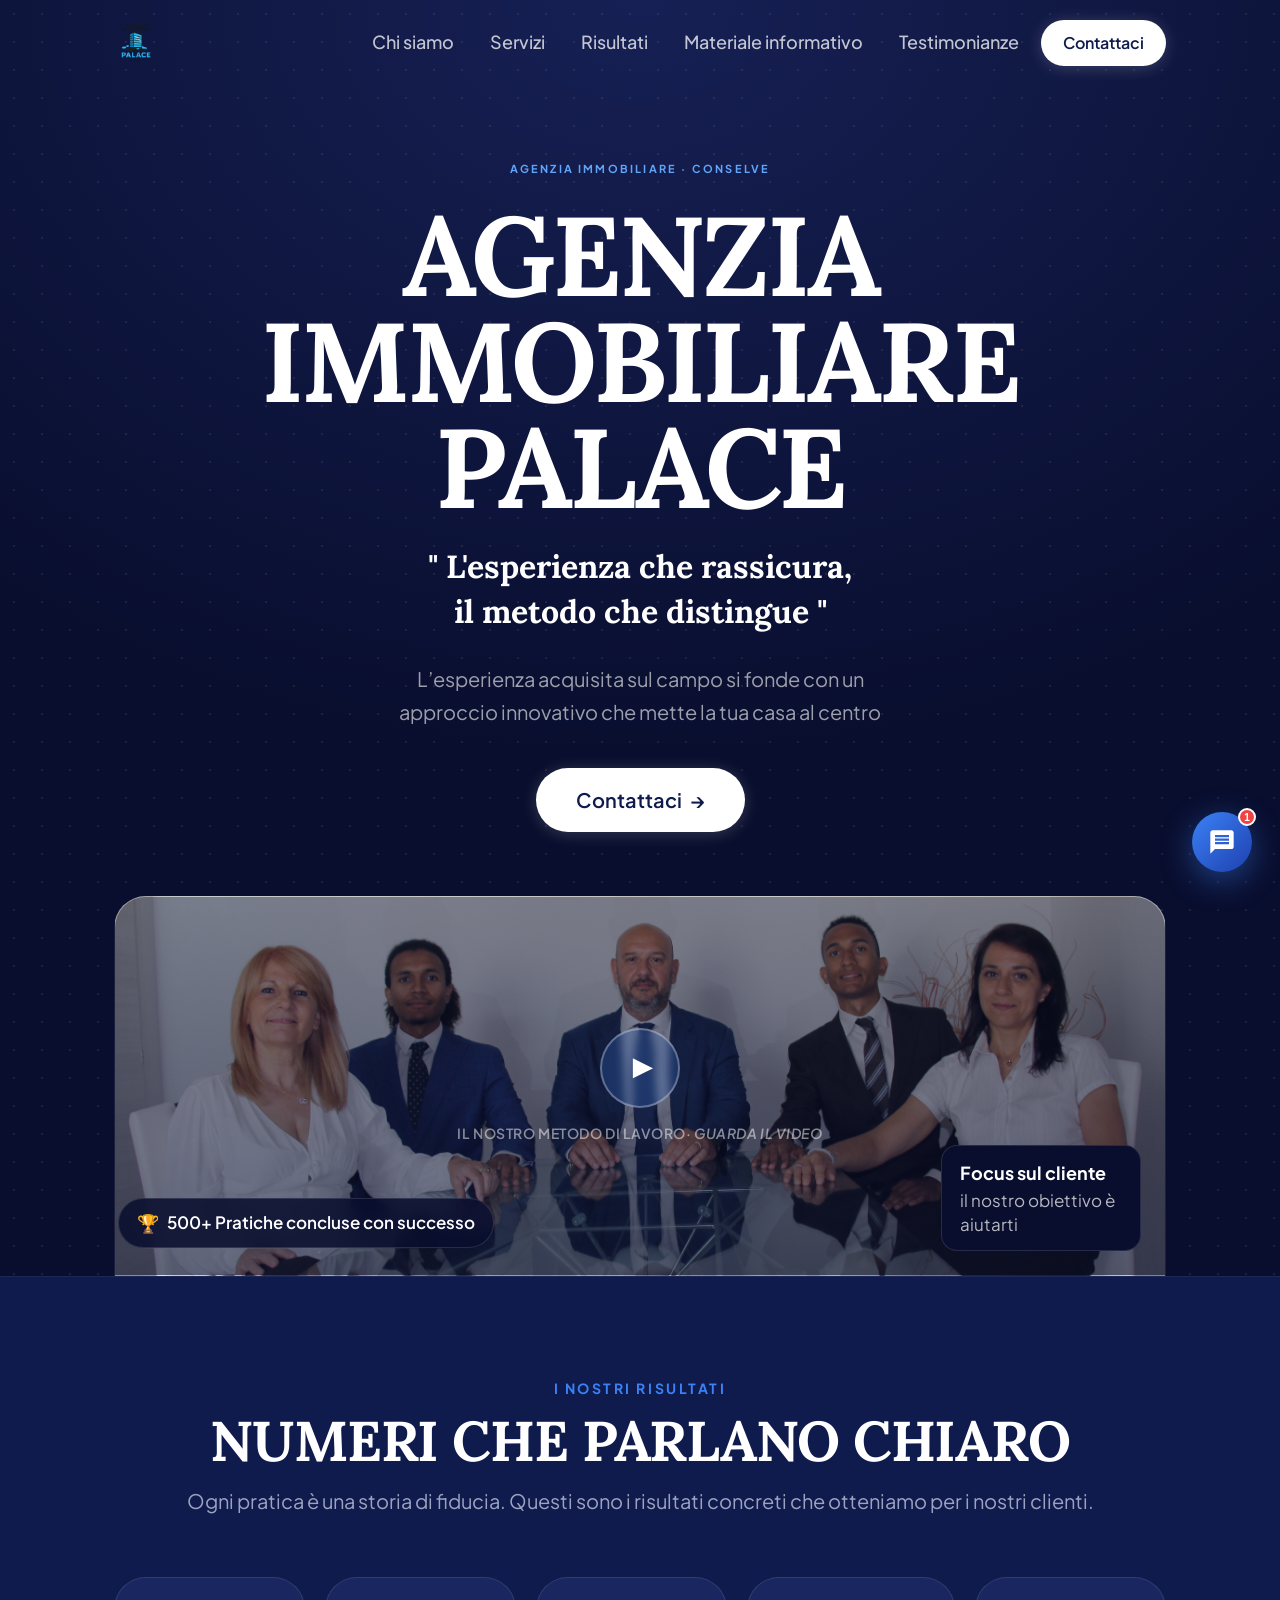
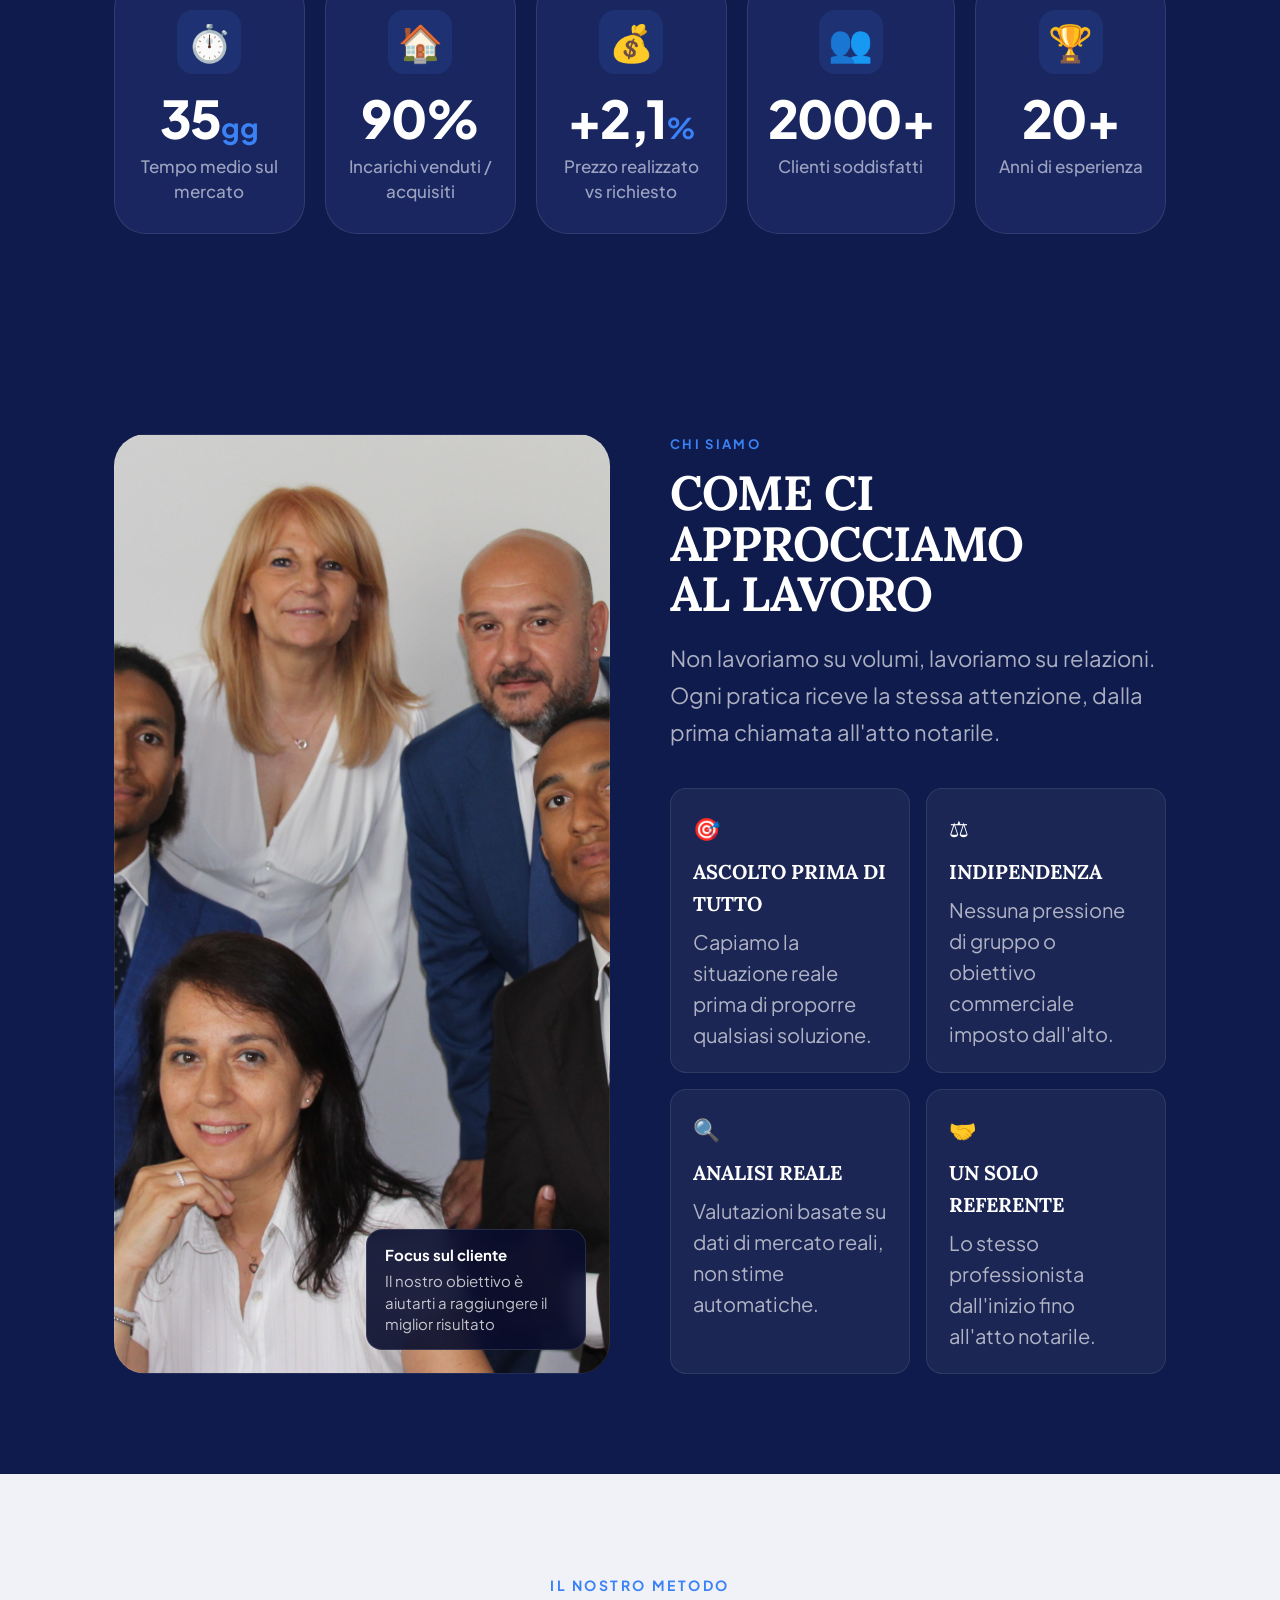
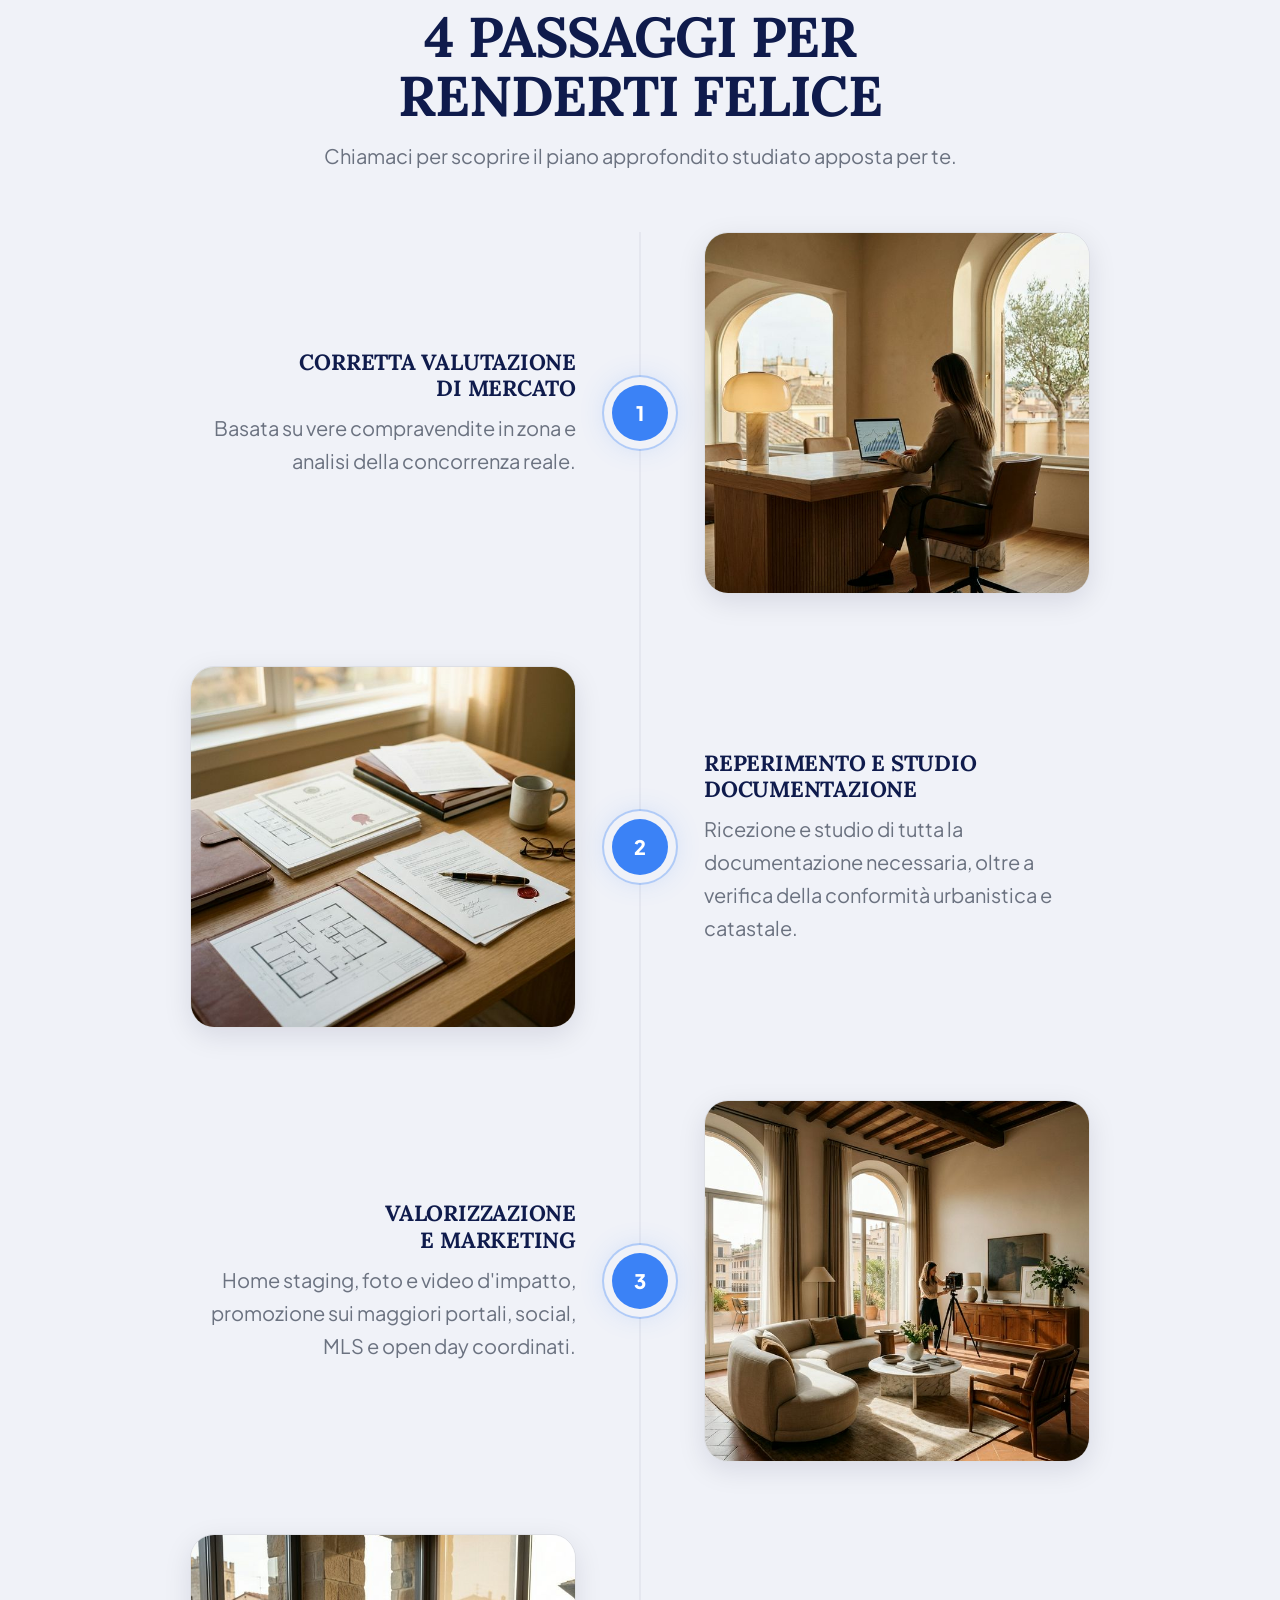
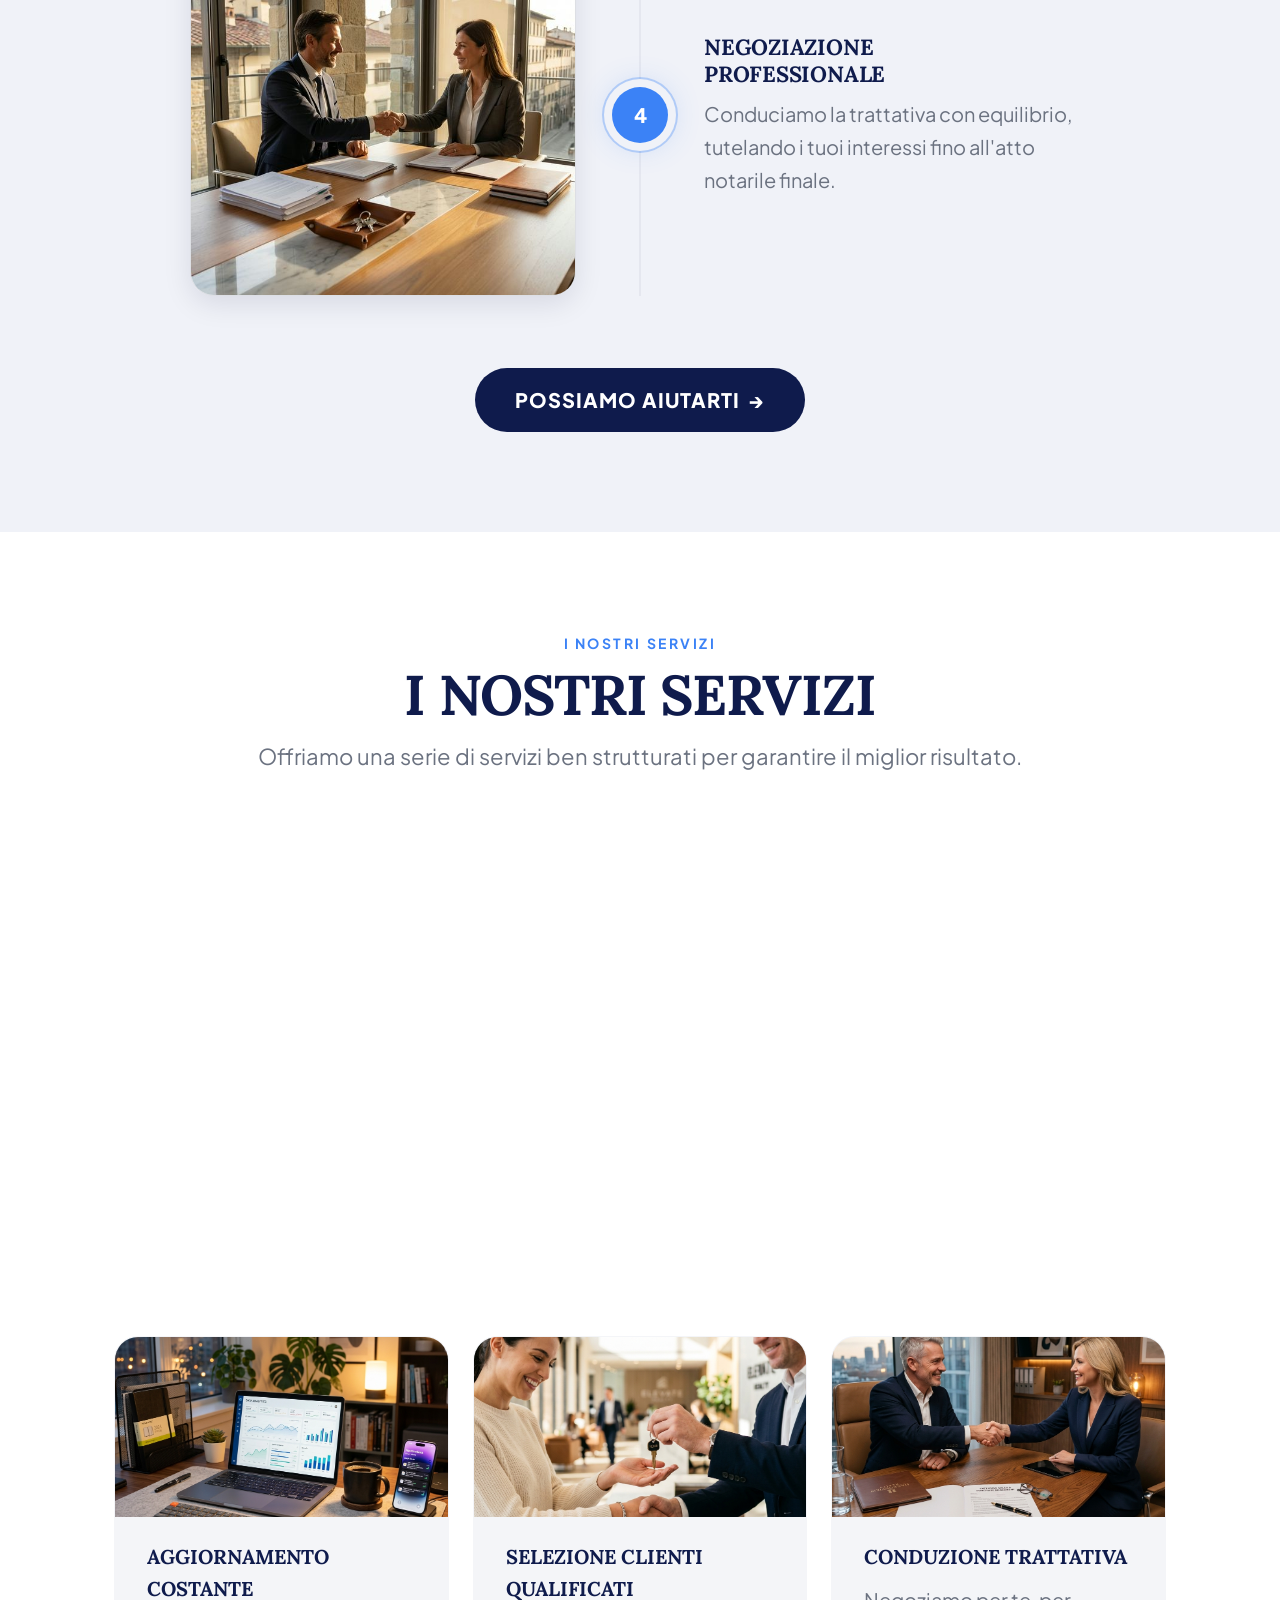
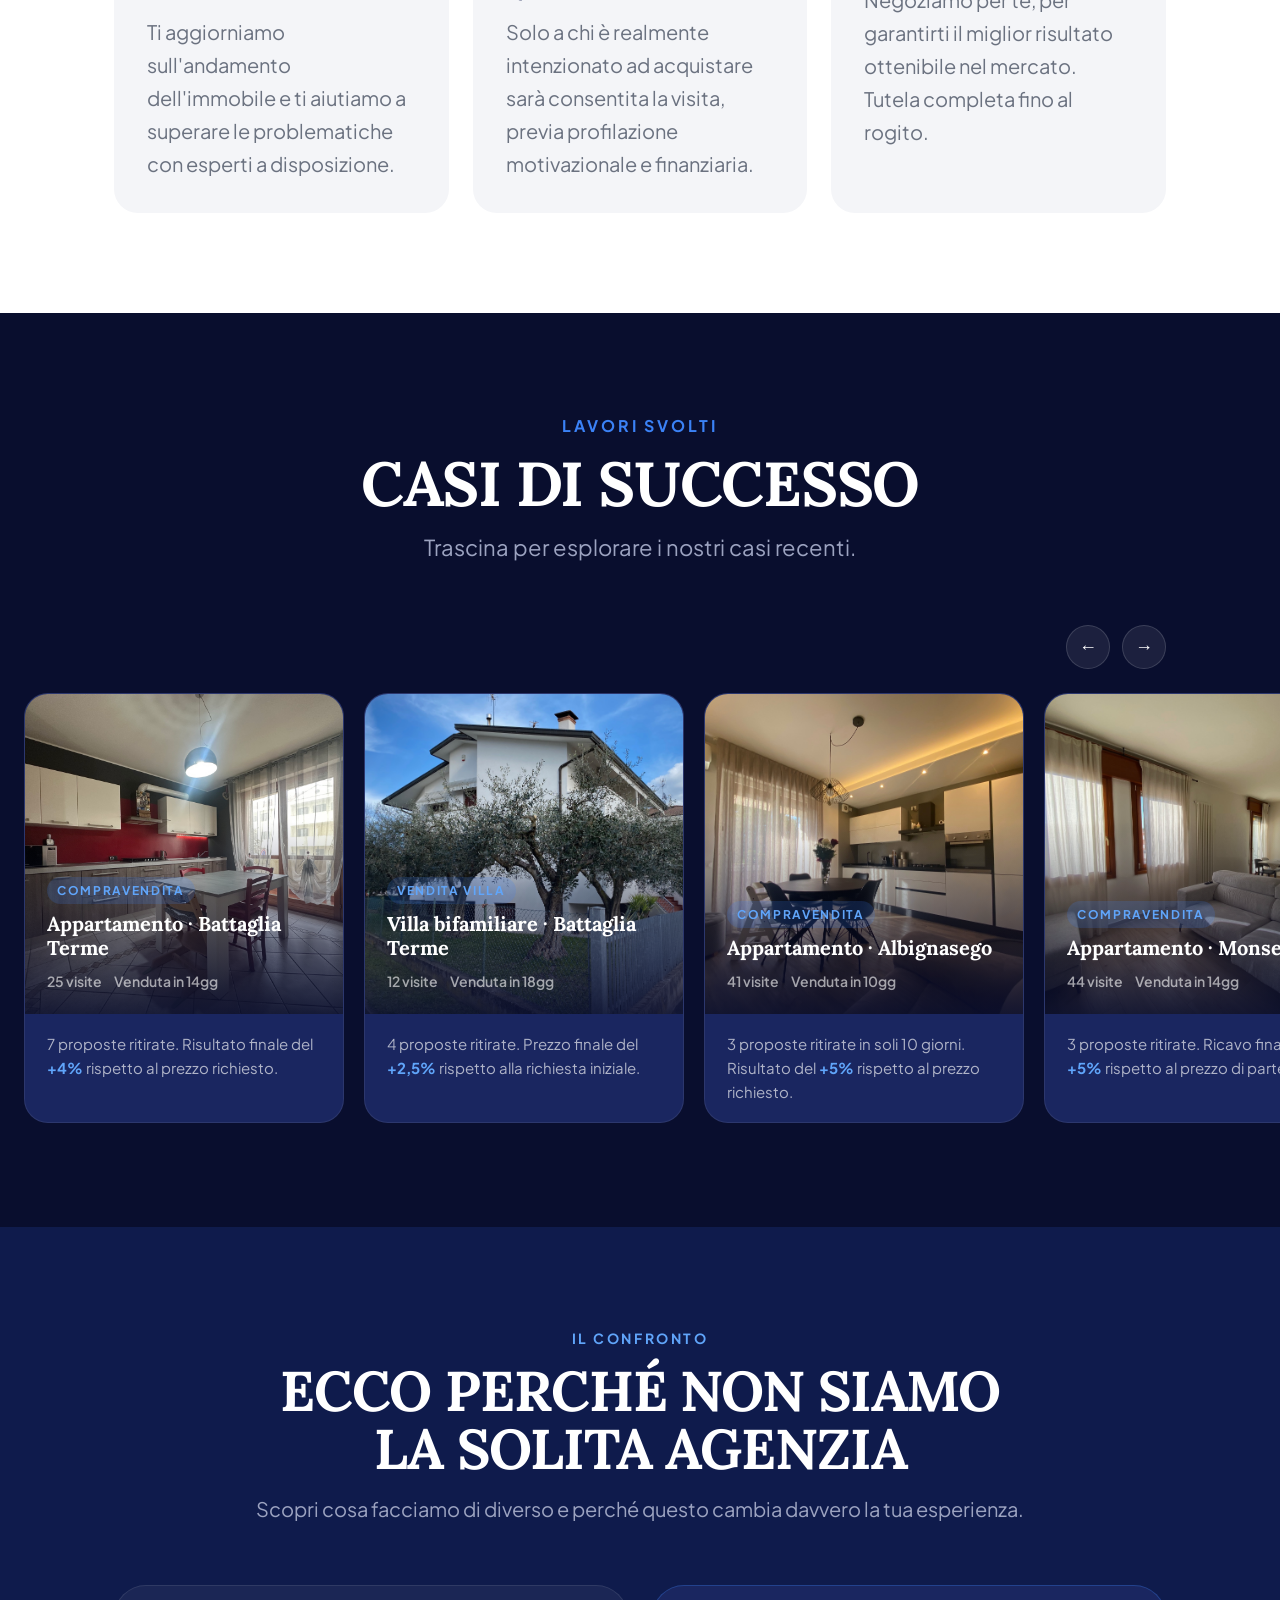
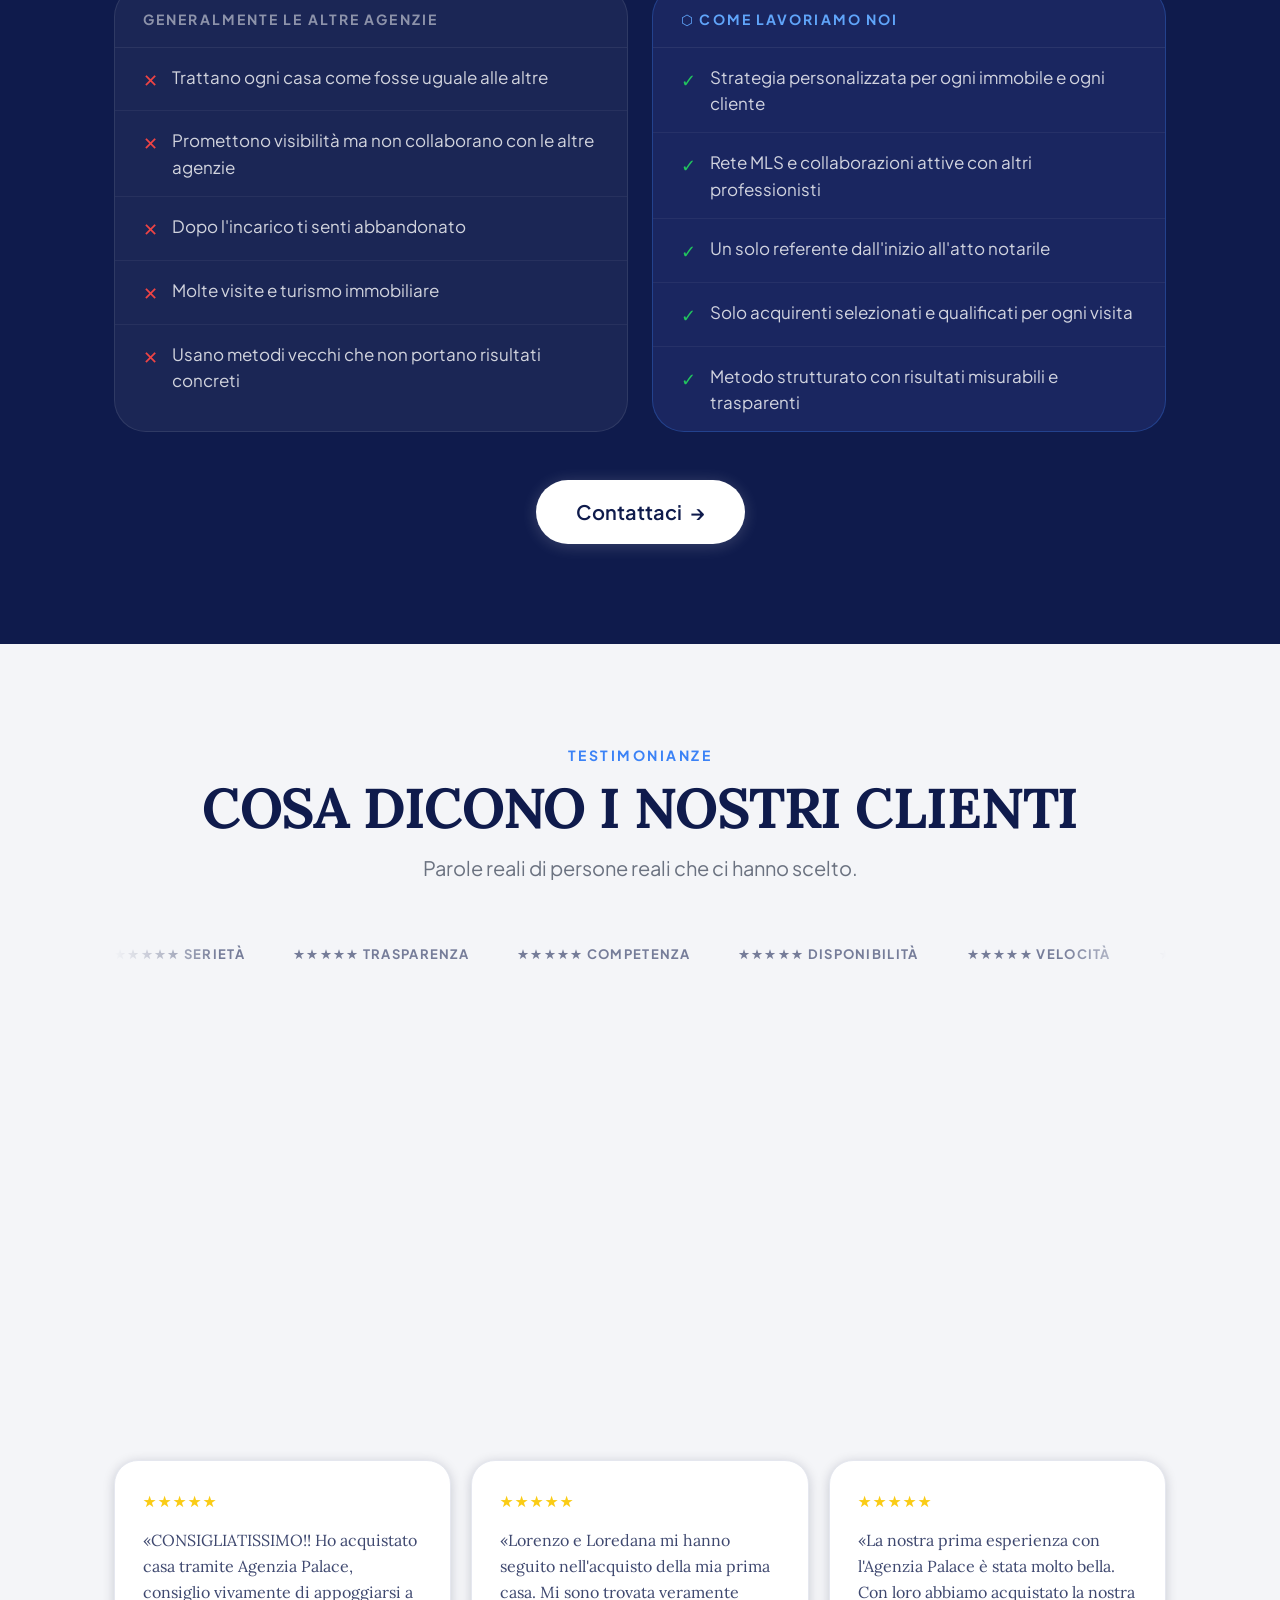
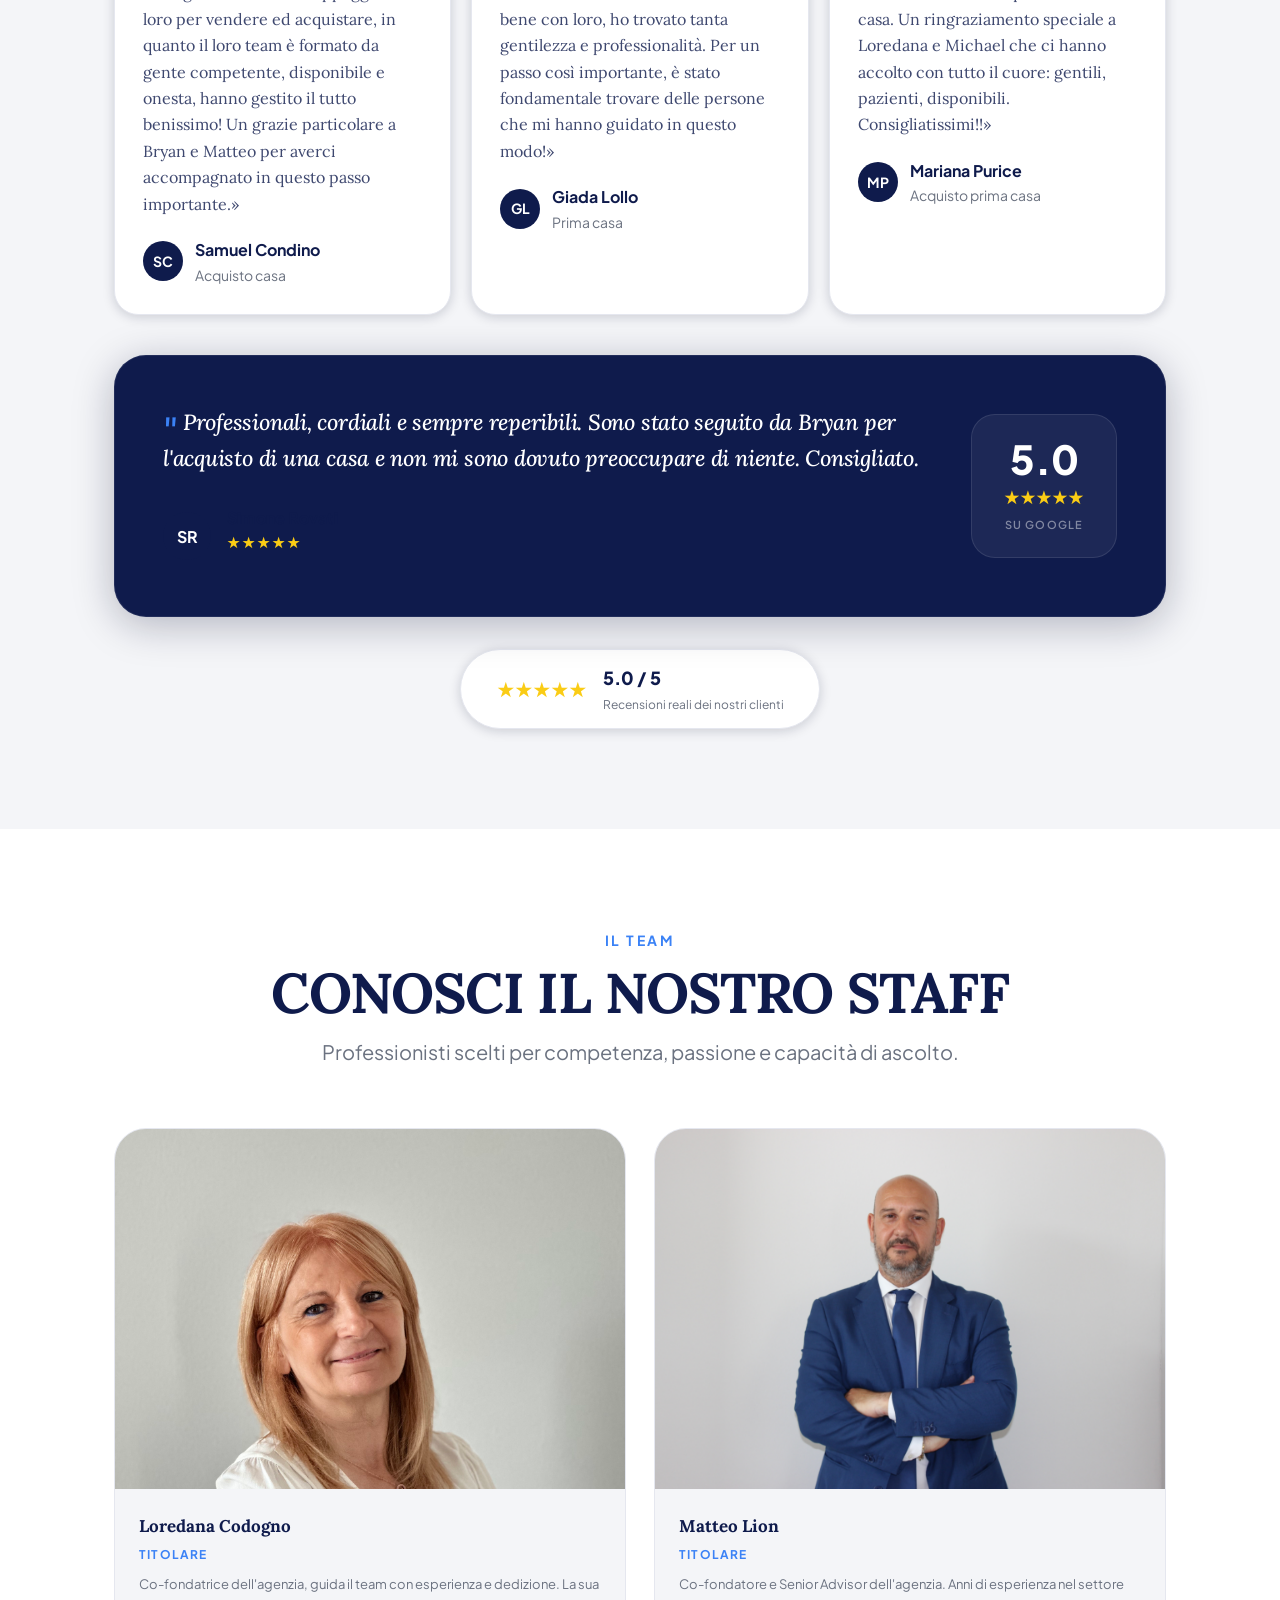
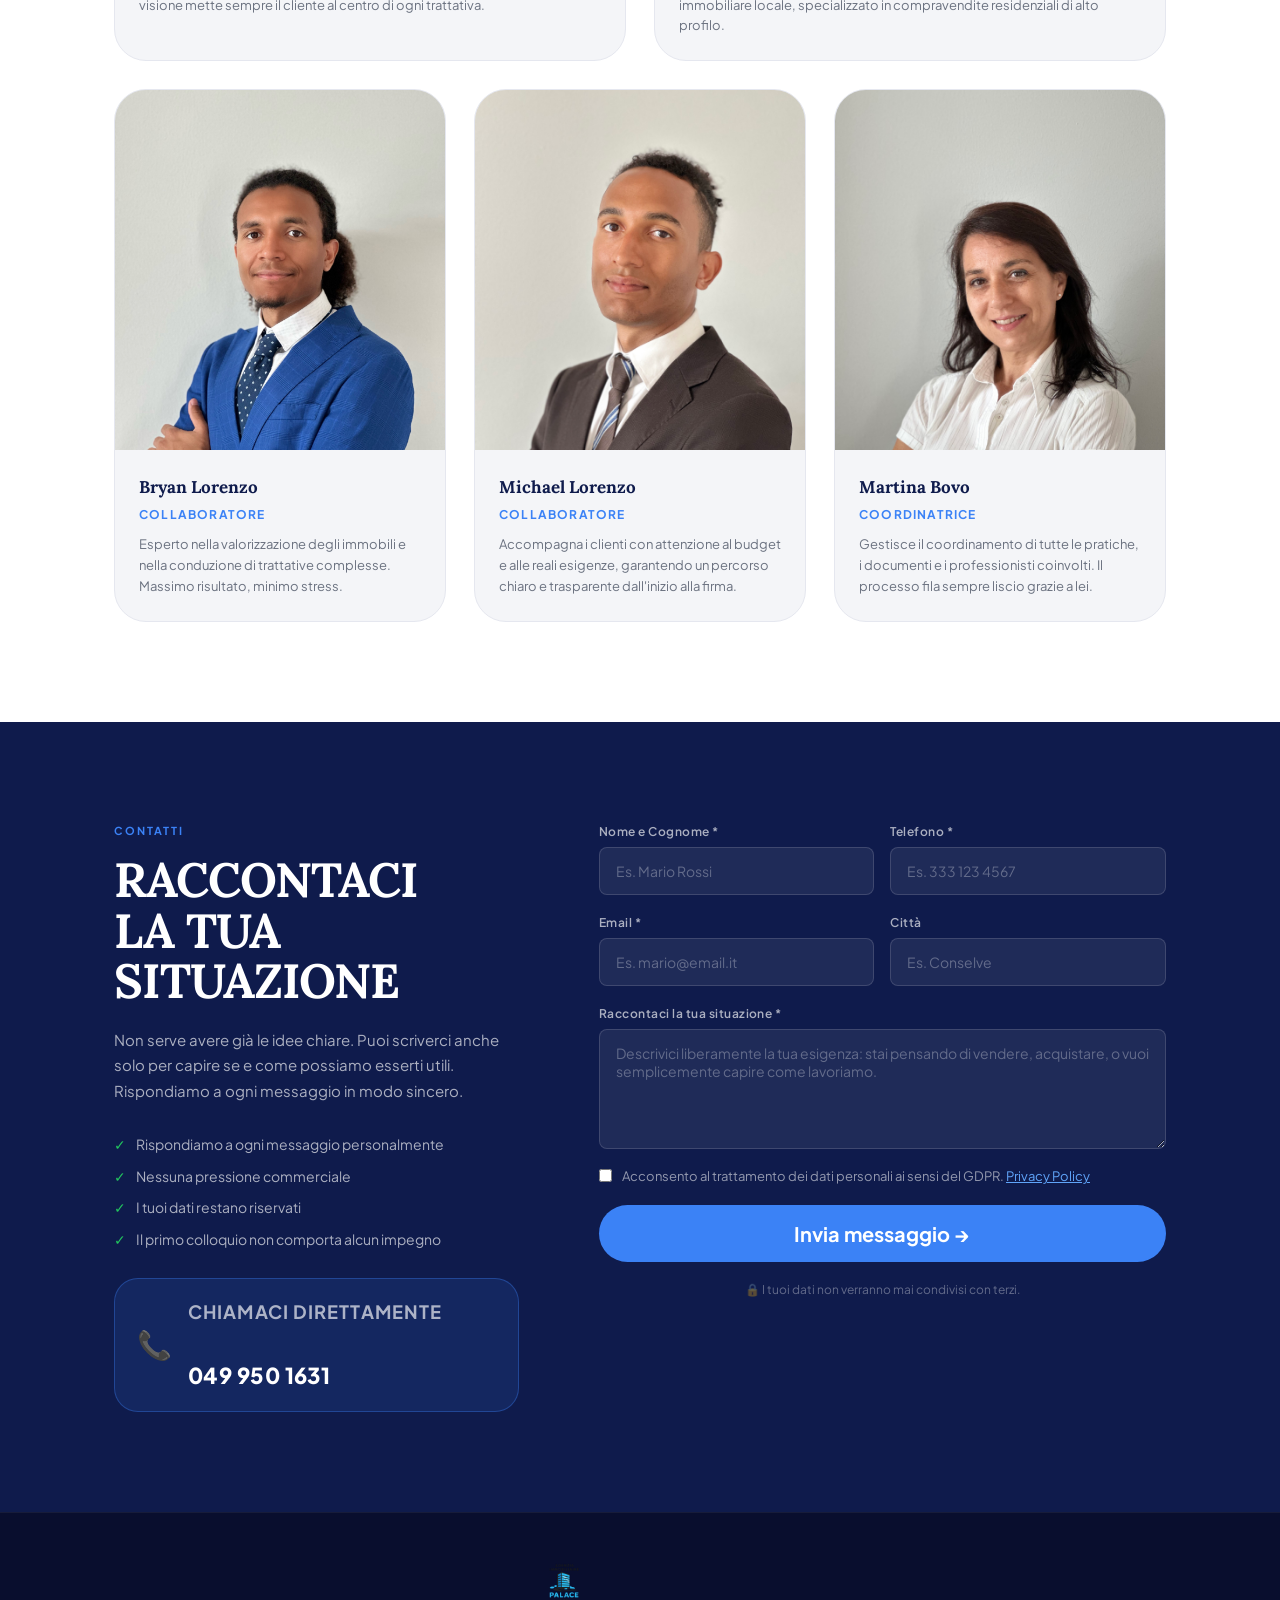
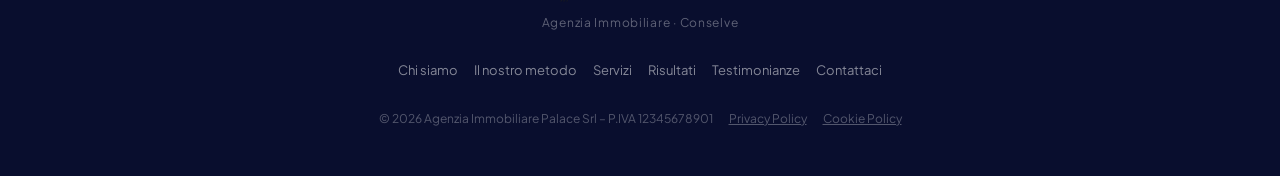
<file: index.html>
<!DOCTYPE html>
<html lang="it" hreflang="it">

<head>
    <meta charset="UTF-8" />
    <meta name="viewport" content="width=device-width, initial-scale=1.0" />
    <meta name="description"
        content="Agenzia Immobiliare Palace a Conselve (PD): vendita case Conselve, Monselice, Albignasego e Padovano. Compravendita con metodo, trasparenza e 20+ anni di esperienza." />
    <meta name="robots" content="index, follow" />
    <meta name="author" content="Agenzia Immobiliare Palace" />
    <meta name="keywords"
        content="agenzia immobiliare Conselve, vendita case Conselve, comprare casa Conselve, immobili Padova, compravendita immobiliare Padovano, agenzia immobiliare Palace, vendere casa Conselve" />
    <meta name="geo.region" content="IT-PD" />
    <meta name="geo.placename" content="Conselve, Padova" />
    <meta name="geo.position" content="45.2357;11.8732" />
    <meta name="ICBM" content="45.2357, 11.8732" />
    <link rel="canonical" href="https://agenziaimmobiliarepalace.pages.dev/" />
    <link rel="sitemap" type="application/xml" href="https://agenziaimmobiliarepalace.pages.dev/sitemap.xml" />

    <!-- Open Graph -->
    <meta property="og:type" content="website" />
    <meta property="og:url" content="https://agenziaimmobiliarepalace.pages.dev/" />
    <meta property="og:title" content="Agenzia Immobiliare a Conselve | Palace – Vendita Case Conselve e Padovano" />
    <meta property="og:description"
        content="Agenzia immobiliare indipendente a Conselve. Vendita case con metodo, trasparenza e 20+ anni di esperienza nel Padovano. Risultati concreti, un solo referente." />
    <meta property="og:image" content="https://agenziaimmobiliarepalace.pages.dev/og-image.jpg" />
    <meta property="og:locale" content="it_IT" />
    <meta property="og:site_name" content="Agenzia Immobiliare Palace" />

    <!-- Twitter Card -->
    <meta name="twitter:card" content="summary_large_image" />
    <meta name="twitter:title" content="Agenzia Immobiliare a Conselve | Palace" />
    <meta name="twitter:description"
        content="Vendita case a Conselve e Padovano con metodo e trasparenza. 20+ anni di esperienza, 2000+ clienti soddisfatti." />
    <meta name="twitter:image" content="https://agenziaimmobiliarepalace.pages.dev/og-image.jpg" />

    <title>Agenzia Immobiliare a Conselve | Palace – Vendita Case Conselve e Padovano</title>

    <!-- Performance: DNS prefetch + font preload -->
    <link rel="dns-prefetch" href="https://fonts.googleapis.com" />
    <link rel="dns-prefetch" href="https://fonts.gstatic.com" />
    <link rel="preconnect" href="https://fonts.googleapis.com" />
    <link rel="preconnect" href="https://fonts.gstatic.com" crossorigin />
    <link rel="preload" as="style"
        href="https://fonts.googleapis.com/css2?family=Lora:ital,wght@0,400..700;1,400..700&family=Plus+Jakarta+Sans:ital,wght@0,300..900;1,300..900&display=swap" />
    <link
        href="https://fonts.googleapis.com/css2?family=Lora:ital,wght@0,400..700;1,400..700&family=Plus+Jakarta+Sans:ital,wght@0,300..900;1,300..900&display=swap"
        rel="stylesheet" />
    <link rel="stylesheet" href="style.css" />

    <!-- JSON-LD Structured Data -->
    <script type="application/ld+json">
    {
      "@context": "https://schema.org",
      "@type": "RealEstateAgent",
      "name": "Agenzia Immobiliare Palace",
      "url": "https://agenziaimmobiliarepalace.pages.dev",
      "logo": "https://agenziaimmobiliarepalace.pages.dev/Logo.png",
      "image": "https://agenziaimmobiliarepalace.pages.dev/og-image.jpg",
      "description": "Agenzia immobiliare indipendente a Conselve (PD). Compravendita di immobili con metodo, trasparenza e 20+ anni di esperienza nel Padovano.",
      "address": {
        "@type": "PostalAddress",
        "streetAddress": "Via Vittorio Emanuele II",
        "addressLocality": "Conselve",
        "postalCode": "35026",
        "addressRegion": "PD",
        "addressCountry": "IT"
      },
      "geo": {
        "@type": "GeoCoordinates",
        "latitude": 45.2357,
        "longitude": 11.8732
      },
      "hasMap": "https://maps.google.com/?q=Agenzia+Immobiliare+Palace+Conselve",
      "telephone": "+390499501631",
      "openingHours": "Mo-Fr 09:00-18:00",
      "openingHoursSpecification": [
        {
          "@type": "OpeningHoursSpecification",
          "dayOfWeek": ["Monday","Tuesday","Wednesday","Thursday","Friday"],
          "opens": "09:00",
          "closes": "18:00"
        }
      ],
      "priceRange": "€€",
      "areaServed": [
        {"@type": "City", "name": "Conselve"},
        {"@type": "City", "name": "Monselice"},
        {"@type": "City", "name": "Albignasego"},
        {"@type": "City", "name": "Padova"}
      ],
      "aggregateRating": {
        "@type": "AggregateRating",
        "ratingValue": "5.0",
        "reviewCount": "127",
        "bestRating": "5"
      },
      "sameAs": [
        "https://www.facebook.com/agenziaimmobiliarepalace",
        "https://www.instagram.com/agenziaimmobiliarepalace"
      ]
    }
    </script>
    <script type="application/ld+json">
    {
      "@context": "https://schema.org",
      "@type": "FAQPage",
      "mainEntity": [
        {
          "@type": "Question",
          "name": "Come funziona il vostro metodo per vendere casa?",
          "acceptedAnswer": {
            "@type": "Answer",
            "text": "Il nostro metodo si articola in 4 fasi: valutazione corretta di mercato basata su dati reali, studio della documentazione, valorizzazione con home staging e marketing digitale, e negoziazione professionale fino all'atto notarile."
          }
        },
        {
          "@type": "Question",
          "name": "In quanto tempo vendete una casa a Conselve?",
          "acceptedAnswer": {
            "@type": "Answer",
            "text": "Il tempo medio di vendita degli immobili gestiti da Agenzia Palace è di 35 giorni, contro i 90-120 giorni medi del mercato. Il 90% degli incarichi vengono venduti con successo."
          }
        },
        {
          "@type": "Question",
          "name": "Operate solo a Conselve o anche in altri comuni?",
          "acceptedAnswer": {
            "@type": "Answer",
            "text": "Operiamo principalmente a Conselve e in tutto il Padovano: Monselice, Albignasego, Battaglia Terme, Barbarano Vicentino e dintorni."
          }
        }
      ]
    }
    </script>
</head>

<body>

    <!-- ══════════════════════════════════════════
       NAVBAR
  ══════════════════════════════════════════ -->
    <header class="navbar" id="navbar">
        <div class="container navbar__inner">
            <a href="#hero" class="navbar__logo">
                <img src="Logo.png" alt="Logo Agenzia Immobiliare Palace" class="navbar__logo-img" />
            </a>
            <button class="nav-toggle" id="navToggle" aria-label="Apri menu" aria-expanded="false">
                <span></span><span></span><span></span>
            </button>
            <nav class="nav-menu" id="navMenu" role="navigation">
                <a class="nav-link" href="metodo.html">Chi siamo</a>
                <a class="nav-link" href="#servizi">Servizi</a>
                <a class="nav-link" href="#risultati">Risultati</a>
                <a class="nav-link" href="materiale.html">Materiale informativo</a>
                <a class="nav-link" href="#recensioni">Testimonianze</a>
                <a class="btn btn--cta btn--sm" href="#contatti">Contattaci</a>
            </nav>
        </div>
    </header>


    <!-- ══════════════════════════════════════════
       1. HERO
  ══════════════════════════════════════════ -->
    <section class="hero" id="hero">
        <div class="hero__content container">
            <p class="hero__eyebrow">Agenzia Immobiliare · Conselve</p>
            <h1 class="hero__title">Agenzia Immobiliare<br />Palace</h1>
            <p class="hero__tagline">" L'esperienza che rassicura,<br />il metodo che distingue "</p>
            <p class="hero__sub">
                L’esperienza acquisita sul campo si fonde con un approccio innovativo che mette la tua casa al centro
            </p>
            <div class="hero__cta">
                <a href="#contatti" class="btn btn--cta btn--lg">
                    Contattaci <span class="btn__arrow">→</span>
                </a>
            </div>
        </div>

        <!-- Team photo — click to open video modal -->
        <div class="hero__photo-wrap container">
            <div class="hero__photo-placeholder" id="openVideoBtn" role="button" tabindex="0"
                aria-label="Guarda il video del team">
                <div class="hero__photo-inner">
                    <div class="hero__play-ring">
                        <div class="hero__play-icon">▶</div>
                    </div>
                    <p>Il nostro metodo di lavoro· <em>Guarda il video</em></p>
                </div>
                <!-- Overlay focus card -->
                <div class="hero__focus-card">
                    <strong>Focus sul cliente</strong>
                    il nostro obiettivo è aiutarti
                </div>
            </div>
            <!-- Floating badge bottom-left -->
            <div class="hero__badge">
                <span class="hero__badge-icon">🏆</span>
                <span>500+ Pratiche concluse con successo</span>
            </div>
        </div>
    </section>


    <!-- VIDEO MODAL -->
    <div class="video-modal" id="videoModal" aria-modal="true" role="dialog" aria-label="Video del team">
        <div class="video-modal__backdrop" id="closeVideoModal"></div>
        <div class="video-modal__box">
            <button class="video-modal__close" id="closeVideoBtn" aria-label="Chiudi video">✕</button>
            <div class="video-modal__player">
                <!-- Replace src with your actual YouTube embed URL or video file -->
                <iframe id="videoIframe" src="" data-src="https://www.youtube.com/embed/JjOQl8kp1cA?autoplay=1&rel=0"
                    title="Agenzia Immobiliare Palace — Il nostro team" frameborder="0"
                    allow="autoplay; encrypted-media; picture-in-picture" allowfullscreen>
                </iframe>
            </div>
        </div>
    </div>


    <!-- ══════════════════════════════════════════
       2. RISULTATI
  ══════════════════════════════════════════ -->
    <section class="risultati" id="risultati">
        <div class="container">
            <div class="section-header center">
                <span class="section-eyebrow">I Nostri Risultati</span>
                <h2 class="section-title risultati__title">Numeri che parlano chiaro</h2>
                <p class="section-sub risultati__sub">Ogni pratica è una storia di fiducia. Questi sono i risultati
                    concreti
                    che otteniamo per i nostri clienti.</p>
            </div>

            <div class="risultati__grid">

                <div class="risultati__card fade-up">
                    <div class="risultati__icon">⏱️</div>
                    <span class="risultati__num">35<span class="risultati__unit">gg</span></span>
                    <p class="risultati__label">Tempo medio sul mercato</p>
                </div>

                <div class="risultati__card fade-up fade-up-delay-1">
                    <div class="risultati__icon">🏠</div>
                    <span class="risultati__num count-up" data-target="90" data-suffix="%">0%</span>
                    <p class="risultati__label">Incarichi venduti / acquisiti</p>
                </div>

                <div class="risultati__card fade-up fade-up-delay-2">
                    <div class="risultati__icon">💰</div>
                    <span class="risultati__num">+2,1<span class="risultati__unit">%</span></span>
                    <p class="risultati__label">Prezzo realizzato vs richiesto</p>
                </div>

                <div class="risultati__card fade-up fade-up-delay-3">
                    <div class="risultati__icon">👥</div>
                    <span class="risultati__num count-up" data-target="2000" data-suffix="+">0+</span>
                    <p class="risultati__label">Clienti soddisfatti</p>
                </div>

                <div class="risultati__card fade-up fade-up-delay-1">
                    <div class="risultati__icon">🏆</div>
                    <span class="risultati__num count-up" data-target="20" data-suffix="+">0+</span>
                    <p class="risultati__label">Anni di esperienza</p>
                </div>

            </div>
        </div>
    </section>


    <!-- ══════════════════════════════════════════
       3. CHI SIAMO
  ══════════════════════════════════════════ -->
    <section class="chi-siamo" id="chi-siamo">
        <div class="container">
            <div class="chi-siamo__inner">
                <div class="chi-siamo__photo">
                    <div class="chi-siamo__photo-placeholder">
                        <span class="ph-icon">🏢</span>
                        <p>Agenzia Immobiliare Palace</p>
                    </div>
                    <div class="chi-siamo__focus-badge">
                        <strong>Focus sul cliente</strong>
                        Il nostro obiettivo è aiutarti a raggiungere il miglior risultato
                    </div>
                </div>
                <div class="chi-siamo__content">
                    <span class="chi-siamo__eyebrow">Chi Siamo</span>
                    <h2 class="chi-siamo__title">Come ci approcciamo<br />al lavoro</h2>
                    <p class="chi-siamo__desc">
                        Non lavoriamo su volumi,
                        lavoriamo su relazioni. Ogni pratica riceve la stessa attenzione,
                        dalla prima chiamata all'atto notarile.
                    </p>
                    <div class="chi-siamo__cards">
                        <div class="chi-card fade-up">
                            <div class="chi-card__icon">🎯</div>
                            <h4 class="chi-card__title">Ascolto prima di tutto</h4>
                            <p class="chi-card__desc">Capiamo la situazione reale prima di proporre qualsiasi soluzione.
                            </p>
                        </div>
                        <div class="chi-card fade-up fade-up-delay-1">
                            <div class="chi-card__icon">⚖️</div>
                            <h4 class="chi-card__title">Indipendenza</h4>
                            <p class="chi-card__desc">Nessuna pressione di gruppo o obiettivo commerciale imposto
                                dall'alto.</p>
                        </div>
                        <div class="chi-card fade-up fade-up-delay-2">
                            <div class="chi-card__icon">🔍</div>
                            <h4 class="chi-card__title">Analisi reale</h4>
                            <p class="chi-card__desc">Valutazioni basate su dati di mercato reali, non stime
                                automatiche.</p>
                        </div>
                        <div class="chi-card fade-up fade-up-delay-3">
                            <div class="chi-card__icon">🤝</div>
                            <h4 class="chi-card__title">Un solo referente</h4>
                            <p class="chi-card__desc">Lo stesso professionista dall'inizio fino all'atto notarile.</p>
                        </div>
                    </div>
                </div>
            </div>
        </div>
    </section>


    <!-- ══════════════════════════════════════════
       4. IL NOSTRO METODO — animated vertical timeline
  ══════════════════════════════════════════ -->
    <section class="method" id="metodo">
        <div class="container">
            <div class="section-header center">
                <span class="section-eyebrow">Il Nostro Metodo</span>
                <h2 class="section-title">4 Passaggi per<br />renderti felice</h2>
                <p class="section-sub">Chiamaci per scoprire il piano approfondito studiato apposta per te.</p>
            </div>

            <div class="method__timeline">

                <div class="method__step method__step--left method-reveal" data-step="0">
                    <div class="method__left">
                        <h3 class="method__step-title">Corretta valutazione<br />di mercato</h3>
                        <p class="method__step-desc">Basata su vere compravendite in zona e analisi della concorrenza
                            reale.</p>
                    </div>
                    <div class="method__center">
                        <div class="method__num-circle">1</div>
                    </div>
                    <div class="method__right">
                        <div class="method__step-img"><img src="step1_valutazione.png"
                                alt="Valutazione di mercato immobile a Conselve" loading="lazy" width="480" height="360"
                                class="method__step-photo" /></div>
                    </div>
                </div>

                <div class="method__step method__step--right method-reveal" data-step="1">
                    <div class="method__left">
                        <div class="method__step-img"><img src="step2_documentazione.png"
                                alt="Studio documentazione immobiliare Conselve" loading="lazy" width="480" height="360"
                                class="method__step-photo" /></div>
                    </div>
                    <div class="method__center">
                        <div class="method__num-circle">2</div>
                    </div>
                    <div class="method__right">
                        <h3 class="method__step-title">Reperimento e studio<br />documentazione</h3>
                        <p class="method__step-desc">Ricezione e studio di tutta la documentazione necessaria, oltre a
                            verifica della conformità urbanistica e catastale.</p>
                    </div>
                </div>

                <div class="method__step method__step--left method-reveal" data-step="2">
                    <div class="method__left">
                        <h3 class="method__step-title">Valorizzazione<br />e marketing</h3>
                        <p class="method__step-desc">Home staging, foto e video d'impatto, promozione sui maggiori
                            portali, social, MLS e open day coordinati.</p>
                    </div>
                    <div class="method__center">
                        <div class="method__num-circle">3</div>
                    </div>
                    <div class="method__right">
                        <div class="method__step-img"><img src="step3_marketing.png"
                                alt="Marketing immobiliare home staging Conselve" loading="lazy" width="480"
                                height="360" class="method__step-photo" /></div>
                    </div>
                </div>

                <div class="method__step method__step--right method-reveal" data-step="3">
                    <div class="method__left">
                        <div class="method__step-img"><img src="step4_negoziazione.png"
                                alt="Negoziazione professionale vendita casa Conselve" loading="lazy" width="480"
                                height="360" class="method__step-photo" /></div>
                    </div>
                    <div class="method__center">
                        <div class="method__num-circle">4</div>
                    </div>
                    <div class="method__right">
                        <h3 class="method__step-title">Negoziazione<br />professionale</h3>
                        <p class="method__step-desc">Conduciamo la trattativa con equilibrio, tutelando i tuoi interessi
                            fino all'atto notarile finale.</p>
                    </div>
                </div>

            </div>

            <div class="method__cta">
                <a href="#contatti" class="btn btn--navy btn--lg btn--bold-uppercase">
                    POSSIAMO AIUTARTI <span class="btn__arrow">→</span>
                </a>
            </div>
        </div>
    </section>


    <!-- ══════════════════════════════════════════
       5. SERVIZI
  ══════════════════════════════════════════ -->
    <section class="services" id="servizi">
        <div class="container">
            <div class="section-header center">
                <span class="section-eyebrow">I Nostri Servizi</span>
                <h2 class="section-title">I Nostri Servizi</h2>
                <p class="section-sub">Offriamo una serie di servizi ben strutturati per garantire il miglior risultato.
                </p>
            </div>
            <div class="services__grid">
                <div class="service__card service__card--zoom fade-up">
                    <div class="service__banner">
                        <img src="servizio_valutazione.png" alt="Stabilire un prezzo competitivo" loading="lazy" />
                    </div>
                    <div class="service__card-content">
                        <h3 class="service__title">Stabilire un prezzo competitivo</h3>
                        <p class="service__desc">Una richiesta troppo alta rischia di rallentare la vendita. Insieme
                            troviamo il prezzo ideale per vendere bene e ricavare il massimo.</p>
                    </div>
                </div>
                <div class="service__card service__card--zoom fade-up fade-up-delay-1">
                    <div class="service__banner">
                        <img src="servizio_strategia.png" alt="Strategia su misura" loading="lazy" />
                    </div>
                    <div class="service__card-content">
                        <h3 class="service__title">Strategia su misura</h3>
                        <p class="service__desc">Ogni immobile è unico: creiamo una strategia personalizzata per
                            valorizzarlo al massimo e aiutarti a raggiungere il tuo obiettivo.</p>
                    </div>
                </div>
                <div class="service__card service__card--zoom fade-up fade-up-delay-2">
                    <div class="service__banner">
                        <img src="servizio_foto_video.png" alt="Foto e video professionale" loading="lazy" />
                    </div>
                    <div class="service__card-content">
                        <h3 class="service__title">Foto e video professionale</h3>
                        <p class="service__desc">Mostriamo la tua casa al meglio con immagini e riprese di qualità, capaci
                            di catturare subito l'attenzione dei potenziali acquirenti.</p>
                    </div>
                </div>
                <div class="service__card service__card--zoom fade-up fade-up-delay-3">
                    <div class="service__banner">
                        <img src="servizio_aggiornamento.png" alt="Aggiornamento costante" loading="lazy" />
                    </div>
                    <div class="service__card-content">
                        <h3 class="service__title">Aggiornamento costante</h3>
                        <p class="service__desc">Ti aggiorniamo sull'andamento dell'immobile e ti aiutiamo a superare le
                            problematiche con esperti a disposizione.</p>
                    </div>
                </div>
                <div class="service__card service__card--zoom fade-up">
                    <div class="service__banner">
                        <img src="servizio_selezione.png" alt="Selezione clienti qualificati" loading="lazy" />
                    </div>
                    <div class="service__card-content">
                        <h3 class="service__title">Selezione clienti qualificati</h3>
                        <p class="service__desc">Solo a chi è realmente intenzionato ad acquistare sarà consentita la
                            visita, previa profilazione motivazionale e finanziaria.</p>
                    </div>
                </div>
                <div class="service__card service__card--zoom fade-up fade-up-delay-1">
                    <div class="service__banner">
                        <img src="servizio_trattativa.png" alt="Conduzione trattativa" loading="lazy" />
                    </div>
                    <div class="service__card-content">
                        <h3 class="service__title">Conduzione trattativa</h3>
                        <p class="service__desc">Negoziamo per te, per garantirti il miglior risultato ottenibile nel
                            mercato. Tutela completa fino al rogito.</p>
                    </div>
                </div>
            </div>
        </div>
    </section>


    <!-- ══════════════════════════════════════════
       6. CASI DI SUCCESSO — square cards scrolling right
  ══════════════════════════════════════════ -->
    <section class="cases" id="casi-successo">
        <div class="container">
            <div class="section-header center">
                <span class="section-eyebrow">Lavori Svolti</span>
                <h2 class="section-title">Casi di Successo</h2>
                <p class="section-sub">Trascina per esplorare i nostri casi recenti.</p>
            </div>
        </div>

        <!-- Arrows + scroll track -->
        <div class="cases__controls container">
            <button class="cases__arrow cases__arrow--prev" id="casesPrev" aria-label="Precedente">←</button>
            <button class="cases__arrow cases__arrow--next" id="casesNext" aria-label="Successivo">→</button>
        </div>

        <div class="cases__scroll" id="casesScroll">

            <div class="case__card case__card--square">
                <div class="case__img--sq case__img--1">
                    <div class="case__sq-overlay">
                        <span class="case__tag">Compravendita</span>
                        <h3 class="case__sq-title">Appartamento · Battaglia Terme</h3>
                        <div class="case__sq-stats">
                            <span>25 visite</span><span>Venduta in 14gg</span>
                        </div>
                    </div>
                </div>
                <div class="case__sq-body">
                    <p class="case__sq-desc">7 proposte ritirate. Risultato finale del <strong
                            style="color:var(--blue-light)">+4%</strong> rispetto al prezzo richiesto.</p>
                </div>
            </div>

            <div class="case__card case__card--square">
                <div class="case__img--sq case__img--2">
                    <div class="case__sq-overlay">
                        <span class="case__tag">Vendita Villa</span>
                        <h3 class="case__sq-title">Villa bifamiliare · Battaglia Terme</h3>
                        <div class="case__sq-stats">
                            <span>12 visite</span><span>Venduta in 18gg</span>
                        </div>
                    </div>
                </div>
                <div class="case__sq-body">
                    <p class="case__sq-desc">4 proposte ritirate. Prezzo finale del <strong
                            style="color:var(--blue-light)">+2,5%</strong> rispetto alla richiesta iniziale.</p>
                </div>
            </div>

            <div class="case__card case__card--square">
                <div class="case__img--sq case__img--3">
                    <div class="case__sq-overlay">
                        <span class="case__tag">Compravendita</span>
                        <h3 class="case__sq-title">Appartamento · Albignasego</h3>
                        <div class="case__sq-stats">
                            <span>41 visite</span><span>Venduta in 10gg</span>
                        </div>
                    </div>
                </div>
                <div class="case__sq-body">
                    <p class="case__sq-desc">3 proposte ritirate in soli 10 giorni. Risultato del <strong
                            style="color:var(--blue-light)">+5%</strong> rispetto al prezzo richiesto.</p>
                </div>
            </div>

            <div class="case__card case__card--square">
                <div class="case__img--sq case__img--4">
                    <div class="case__sq-overlay">
                        <span class="case__tag">Compravendita</span>
                        <h3 class="case__sq-title">Appartamento · Monselice</h3>
                        <div class="case__sq-stats">
                            <span>44 visite</span><span>Venduta in 14gg</span>
                        </div>
                    </div>
                </div>
                <div class="case__sq-body">
                    <p class="case__sq-desc">3 proposte ritirate. Ricavo finale del <strong
                            style="color:var(--blue-light)">+5%</strong> rispetto al prezzo di partenza.</p>
                </div>
            </div>

            <div class="case__card case__card--square">
                <div class="case__img--sq case__img--5">
                    <div class="case__sq-overlay">
                        <span class="case__tag">Compravendita</span>
                        <h3 class="case__sq-title">Appartamento · Barbarano</h3>
                        <div class="case__sq-stats">
                            <span>16 visite</span><span>Venduto in 14gg</span>
                        </div>
                    </div>
                </div>
                <div class="case__sq-body">
                    <p class="case__sq-desc">4 proposte ritirate. Risultato eccezionale del <strong
                            style="color:var(--blue-light)">+6%</strong> rispetto al prezzo richiesto.</p>
                </div>
            </div>

            <div class="case__card case__card--square">
                <div class="case__img--sq case__img--6">
                    <div class="case__sq-overlay">
                        <span class="case__tag">Compravendita</span>
                        <h3 class="case__sq-title">Appartamento · Albignasego</h3>
                        <div class="case__sq-stats">
                            <span>10 visite</span><span>Venduto in 10gg</span>
                        </div>
                    </div>
                </div>
                <div class="case__sq-body">
                    <p class="case__sq-desc">3 proposte ritirate in soli 10 giorni. Risultato del <strong
                            style="color:var(--blue-light)">+5%</strong> rispetto al prezzo richiesto.</p>
                </div>
            </div>

        </div>
    </section>


    <!-- ══════════════════════════════════════════
       7. CONFRONTO
  ══════════════════════════════════════════ -->
    <section class="compare" id="confronto">
        <div class="container">
            <div class="compare__title-wrap">
                <span class="section-eyebrow" style="color: var(--blue-light);">Il Confronto</span>
                <h2 class="section-title section-title--light">Ecco perché non siamo<br />la solita agenzia</h2>
                <p class="section-sub section-sub--light">Scopri cosa facciamo di diverso e perché questo cambia davvero
                    la tua esperienza.</p>
            </div>
            <div class="compare__both">
                <div class="compare__box">
                    <div class="compare__box--title">Generalmente le altre agenzie</div>
                    <div class="compare__row"><span class="compare__row-icon compare__row-icon--x">✕</span><span
                            class="compare__row-text">Trattano ogni casa come fosse uguale alle altre</span></div>
                    <div class="compare__row"><span class="compare__row-icon compare__row-icon--x">✕</span><span
                            class="compare__row-text">Promettono visibilità ma non collaborano con le altre
                            agenzie</span></div>
                    <div class="compare__row"><span class="compare__row-icon compare__row-icon--x">✕</span><span
                            class="compare__row-text">Dopo l'incarico ti senti abbandonato</span></div>
                    <div class="compare__row"><span class="compare__row-icon compare__row-icon--x">✕</span><span
                            class="compare__row-text">Molte visite e turismo immobiliare</span></div>
                    <div class="compare__row"><span class="compare__row-icon compare__row-icon--x">✕</span><span
                            class="compare__row-text">Usano metodi vecchi che non portano risultati concreti</span>
                    </div>
                </div>
                <div class="compare__box compare__box--us">
                    <div class="compare__box--title">⬡ Come lavoriamo noi</div>
                    <div class="compare__row"><span class="compare__row-icon">✓</span><span
                            class="compare__row-text">Strategia personalizzata per ogni immobile e ogni cliente</span>
                    </div>
                    <div class="compare__row"><span class="compare__row-icon">✓</span><span
                            class="compare__row-text">Rete MLS e collaborazioni attive con altri professionisti</span>
                    </div>
                    <div class="compare__row"><span class="compare__row-icon">✓</span><span class="compare__row-text">Un
                            solo referente dall'inizio all'atto notarile</span></div>
                    <div class="compare__row"><span class="compare__row-icon">✓</span><span
                            class="compare__row-text">Solo acquirenti selezionati e qualificati per ogni visita</span>
                    </div>
                    <div class="compare__row"><span class="compare__row-icon">✓</span><span
                            class="compare__row-text">Metodo strutturato con risultati misurabili e trasparenti</span>
                    </div>
                </div>
            </div>
            <div class="compare__cta">
                <a href="#contatti" class="btn btn--cta btn--lg">Contattaci <span class="btn__arrow">→</span></a>
            </div>
        </div>
    </section>


    <!-- ══════════════════════════════════════════
       8. TESTIMONIANZE — interactive marquee + spotlight
  ══════════════════════════════════════════ -->
    <section class="reviews" id="recensioni">
        <div class="container">
            <div class="section-header center">
                <span class="section-eyebrow">Testimonianze</span>
                <h2 class="section-title">Cosa dicono i nostri clienti</h2>
                <p class="section-sub">Parole reali di persone reali che ci hanno scelto.</p>
            </div>

            <!-- Marquee band above -->
            <div class="reviews__marquee-wrap">
                <div class="reviews__marquee">
                    <span>★★★★★ Serietà</span>
                    <span>★★★★★ Trasparenza</span>
                    <span>★★★★★ Competenza</span>
                    <span>★★★★★ Disponibilità</span>
                    <span>★★★★★ Velocità</span>
                    <span>★★★★★ Fiducia</span>
                    <span>★★★★★ Serietà</span>
                    <span>★★★★★ Trasparenza</span>
                    <span>★★★★★ Competenza</span>
                    <span>★★★★★ Disponibilità</span>
                </div>
            </div>

            <!-- Featured big review -->
            <div class="review__featured fade-up">
                <div class="review__featured-inner">
                    <p class="review__featured-quote">Sono stata seguita in tutte le svariate procedure burocratiche da
                        personale qualificato e attento in tutti i particolari. L'Agenzia, in particolar modo nella
                        persona del Signor Matteo Lion, dà tranquillità, disponibilità, professionalità e concretezza.
                        Basti pensare che sono riusciti a vendere la mia abitazione in tre giorni. Non ho dubbi a chi
                        rivolgermi in caso di compravendita immobiliare. Ovviamente la consiglio a tutti.</p>
                    <div class="review__featured-author">
                        <div class="review__avatar review__avatar--lg">FC</div>
                        <div>
                            <p class="review__name">Federica Celeste</p>
                            <div class="review__stars">★★★★★</div>
                        </div>
                    </div>
                </div>
                <div class="review__featured-badge">
                    <span class="review__featured-score">5.0</span>
                    <span class="review__featured-stars">★★★★★</span>
                    <span class="review__featured-label">su Google</span>
                </div>
            </div>

            <!-- Grid of smaller reviews -->
            <div class="reviews__grid">
                <div class="review__card review__card--glow fade-up">
                    <div class="review__stars">★★★★★</div>
                    <p class="review__text">«CONSIGLIATISSIMO!! Ho acquistato casa tramite Agenzia Palace, consiglio
                        vivamente di appoggiarsi a loro per vendere ed acquistare, in quanto il loro team è formato da
                        gente competente, disponibile e onesta, hanno gestito il tutto benissimo! Un grazie particolare
                        a Bryan e Matteo per averci accompagnato in questo passo importante.»</p>
                    <div class="review__author">
                        <div class="review__avatar">SC</div>
                        <div>
                            <p class="review__name">Samuel Condino</p>
                            <p class="review__loc">Acquisto casa</p>
                        </div>
                    </div>
                </div>
                <div class="review__card review__card--glow fade-up fade-up-delay-1">
                    <div class="review__stars">★★★★★</div>
                    <p class="review__text">«Lorenzo e Loredana mi hanno seguito nell'acquisto della mia prima casa. Mi
                        sono trovata veramente bene con loro, ho trovato tanta gentilezza e professionalità. Per un
                        passo così importante, è stato fondamentale trovare delle persone che mi hanno guidato in questo
                        modo!»</p>
                    <div class="review__author">
                        <div class="review__avatar">GL</div>
                        <div>
                            <p class="review__name">Giada Lollo</p>
                            <p class="review__loc">Prima casa</p>
                        </div>
                    </div>
                </div>
                <div class="review__card review__card--glow fade-up fade-up-delay-2">
                    <div class="review__stars">★★★★★</div>
                    <p class="review__text">«La nostra prima esperienza con l'Agenzia Palace è stata molto bella. Con
                        loro abbiamo acquistato la nostra casa. Un ringraziamento speciale a Loredana e Michael che ci
                        hanno accolto con tutto il cuore: gentili, pazienti, disponibili. Consigliatissimi!!»</p>
                    <div class="review__author">
                        <div class="review__avatar">MP</div>
                        <div>
                            <p class="review__name">Mariana Purice</p>
                            <p class="review__loc">Acquisto prima casa</p>
                        </div>
                    </div>
                </div>
            </div>

            <!-- Simone Rovati — full width like featured -->
            <div class="review__featured fade-up" style="margin-top: 20px;">
                <div class="review__featured-inner">
                    <p class="review__featured-quote">Professionali, cordiali e sempre reperibili. Sono stato seguito da
                        Bryan per l'acquisto di una casa e non mi sono dovuto preoccupare di niente. Consigliato.</p>
                    <div class="review__featured-author">
                        <div class="review__avatar review__avatar--lg">SR</div>
                        <div>
                            <p class="review__name">Simone Rovati</p>
                            <div class="review__stars">★★★★★</div>
                        </div>
                    </div>
                </div>
                <div class="review__featured-badge">
                    <span class="review__featured-score">5.0</span>
                    <span class="review__featured-stars">★★★★★</span>
                    <span class="review__featured-label">su Google</span>
                </div>
            </div>

            <div class="reviews__badge">
                <span class="badge__stars">★★★★★</span>
                <div>
                    <p class="badge__score">5.0 / 5</p>
                    <p class="badge__source">Recensioni reali dei nostri clienti</p>
                </div>
            </div>
        </div>
    </section>


    <!-- ══════════════════════════════════════════
       9. STAFF
  ══════════════════════════════════════════ -->
    <section class="staff" id="staff">
        <div class="container">
            <div class="section-header center">
                <span class="section-eyebrow">Il Team</span>
                <h2 class="section-title">Conosci il nostro staff</h2>
                <p class="section-sub">Professionisti scelti per competenza, passione e capacità di ascolto.</p>
            </div>
            <div class="staff__grid">

                <!-- Titolari -->
                <div class="staff__card fade-up">
                    <div class="staff__photo">
                        <img src="Loredana.jpeg" alt="Loredana Codogno — titolare Agenzia Immobiliare Palace Conselve"
                            class="staff__img" loading="lazy" width="400" height="400" />
                    </div>
                    <div class="staff__info">
                        <h3 class="staff__name">Loredana Codogno</h3>
                        <p class="staff__role">Titolare</p>
                        <p class="staff__bio">Co-fondatrice dell&apos;agenzia, guida il team con esperienza e dedizione.
                            La sua visione mette sempre il cliente al centro di ogni trattativa.</p>
                    </div>
                </div>

                <div class="staff__card fade-up fade-up-delay-1">
                    <div class="staff__photo">
                        <img src="Matteo.JPG" alt="Matteo Lion — titolare Agenzia Immobiliare Palace Conselve"
                            class="staff__img" loading="lazy" width="400" height="400" />
                    </div>
                    <div class="staff__info">
                        <h3 class="staff__name">Matteo Lion</h3>
                        <p class="staff__role">Titolare</p>
                        <p class="staff__bio">Co-fondatore e Senior Advisor dell&apos;agenzia. Anni di esperienza nel
                            settore immobiliare locale, specializzato in compravendite residenziali di alto profilo.</p>
                    </div>
                </div>

                <!-- Collaboratori -->
                <div class="staff__card fade-up fade-up-delay-2">
                    <div class="staff__photo">
                        <img src="Bryan.JPG" alt="Bryan Lorenzo — collaboratore Agenzia Immobiliare Palace Conselve"
                            class="staff__img" loading="lazy" width="400" height="400" />
                    </div>
                    <div class="staff__info">
                        <h3 class="staff__name">Bryan Lorenzo</h3>
                        <p class="staff__role">Collaboratore</p>
                        <p class="staff__bio">Esperto nella valorizzazione degli immobili e nella conduzione di
                            trattative complesse. Massimo risultato, minimo stress.</p>
                    </div>
                </div>

                <div class="staff__card fade-up fade-up-delay-3">
                    <div class="staff__photo">
                        <img src="Michael.jpeg"
                            alt="Michael Lorenzo — collaboratore Agenzia Immobiliare Palace Conselve" class="staff__img"
                            loading="lazy" width="400" height="400" />
                    </div>
                    <div class="staff__info">
                        <h3 class="staff__name">Michael Lorenzo</h3>
                        <p class="staff__role">Collaboratore</p>
                        <p class="staff__bio">Accompagna i clienti con attenzione al budget e alle reali esigenze,
                            garantendo un percorso chiaro e trasparente dall&apos;inizio alla firma.</p>
                    </div>
                </div>

                <!-- Coordinatrice -->
                <div class="staff__card fade-up fade-up-delay-1">
                    <div class="staff__photo">
                        <img src="Martina.jpeg" alt="Martina Bovo — coordinatrice Agenzia Immobiliare Palace Conselve"
                            class="staff__img" loading="lazy" width="400" height="400" />
                    </div>
                    <div class="staff__info">
                        <h3 class="staff__name">Martina Bovo</h3>
                        <p class="staff__role">Coordinatrice</p>
                        <p class="staff__bio">Gestisce il coordinamento di tutte le pratiche, i documenti e i
                            professionisti coinvolti. Il processo fila sempre liscio grazie a lei.</p>
                    </div>
                </div>

            </div>
        </div>
    </section>


    <!-- ══════════════════════════════════════════
       10. CONTATTI
  ══════════════════════════════════════════ -->
    <section class="contact" id="contatti">
        <div class="container">
            <div class="contact__wrapper">
                <div class="contact__intro">
                    <span class="contact__eyebrow">Contatti</span>
                    <h2 class="contact__title">Raccontaci<br />la tua situazione</h2>
                    <p class="contact__desc">
                        Non serve avere già le idee chiare. Puoi scriverci anche solo per capire
                        se e come possiamo esserti utili. Rispondiamo a ogni messaggio in modo sincero.
                    </p>
                    <ul class="contact__promises">
                        <li>Rispondiamo a ogni messaggio personalmente</li>
                        <li>Nessuna pressione commerciale</li>
                        <li>I tuoi dati restano riservati</li>
                        <li>Il primo colloquio non comporta alcun impegno</li>
                    </ul>
                    <!-- Contatto diretto -->
                    <a href="tel:+390499501631" class="contact__phone-cta">
                        <span class="contact__phone-icon">📞</span>
                        <span>
                            <strong style="font-size: 1.15rem;">Chiamaci direttamente</strong><br />
                            <span class="contact__phone-num">049 950 1631</span>
                        </span>
                    </a>
                </div>
                <form class="contact__form" id="lead-form" novalidate>
                    <div class="form__row">
                        <div class="form__group">
                            <label class="form__label" for="nome">Nome e Cognome *</label>
                            <input class="form__input" type="text" id="nome" name="nome" placeholder="Es. Mario Rossi"
                                required />
                        </div>
                        <div class="form__group">
                            <label class="form__label" for="telefono">Telefono *</label>
                            <input class="form__input" type="tel" id="telefono" name="telefono"
                                placeholder="Es. 333 123 4567" required />
                        </div>
                    </div>
                    <div class="form__row">
                        <div class="form__group">
                            <label class="form__label" for="email">Email *</label>
                            <input class="form__input" type="email" id="email" name="email"
                                placeholder="Es. mario@email.it" required />
                        </div>
                        <div class="form__group">
                            <label class="form__label" for="citta">Città</label>
                            <input class="form__input" type="text" id="citta" name="citta" placeholder="Es. Conselve" />
                        </div>
                    </div>
                    <div class="form__group">
                        <label class="form__label" for="messaggio">Raccontaci la tua situazione *</label>
                        <textarea class="form__input form__textarea" id="messaggio" name="messaggio"
                            placeholder="Descrivici liberamente la tua esigenza: stai pensando di vendere, acquistare, o vuoi semplicemente capire come lavoriamo."
                            required></textarea>
                    </div>
                    <div class="form__privacy">
                        <input type="checkbox" id="privacy" name="privacy" required />
                        <label for="privacy">Acconsento al trattamento dei dati personali ai sensi del GDPR. <a href="#"
                                class="form__link">Privacy Policy</a></label>
                    </div>
                    <button type="submit" class="btn btn--full btn--lg" id="submit-btn"
                        style="background: var(--blue-accent); color: var(--white); border-radius: 100px; font-weight:700;">
                        Invia messaggio →
                    </button>
                    <p class="form__note">🔒 I tuoi dati non verranno mai condivisi con terzi.</p>
                </form>
            </div>
        </div>
    </section>


    <!-- ══════════════════════════════════════════
       FOOTER
  ══════════════════════════════════════════ -->
    <footer class="footer">
        <div class="container footer__inner">
            <div class="footer__brand">
                <a href="#hero" class="navbar__logo">
                    <img src="Logo.png" alt="Logo Agenzia Immobiliare Palace" class="navbar__logo-img" />
                </a>
                <p class="footer__tagline">Agenzia Immobiliare · Conselve</p>
            </div>
            <nav class="footer__nav" aria-label="Footer navigation">
                <a href="#chi-siamo">Chi siamo</a>
                <a href="#metodo">Il nostro metodo</a>
                <a href="#servizi">Servizi</a>
                <a href="#risultati">Risultati</a>
                <a href="#recensioni">Testimonianze</a>
                <a href="#contatti">Contattaci</a>
            </nav>
            <div class="footer__legal">
                <p>© 2026 Agenzia Immobiliare Palace Srl – P.IVA 12345678901</p>
                <a href="#">Privacy Policy</a>
                <a href="#">Cookie Policy</a>
            </div>
        </div>
    </footer>

    <script src="script.js"></script>
    <script src="chatbot.js"></script>
</body>

</html>
</file>
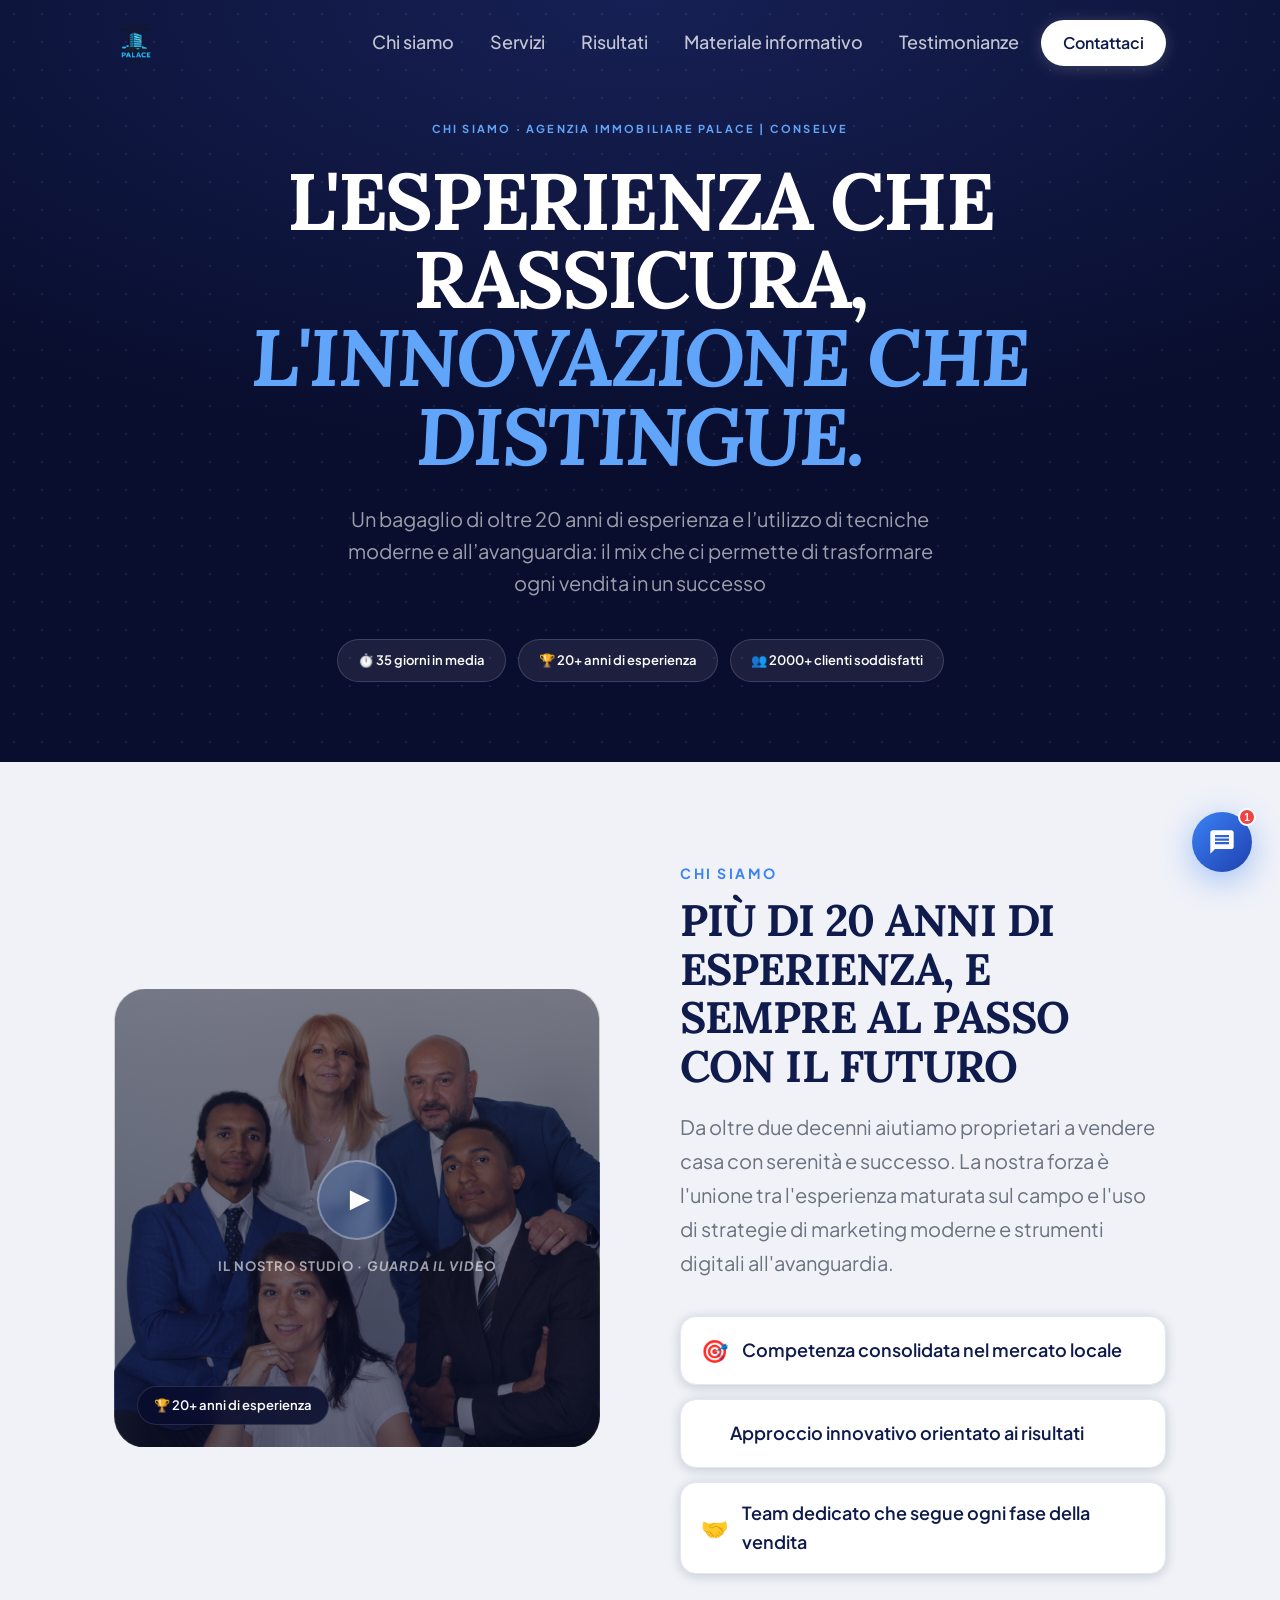
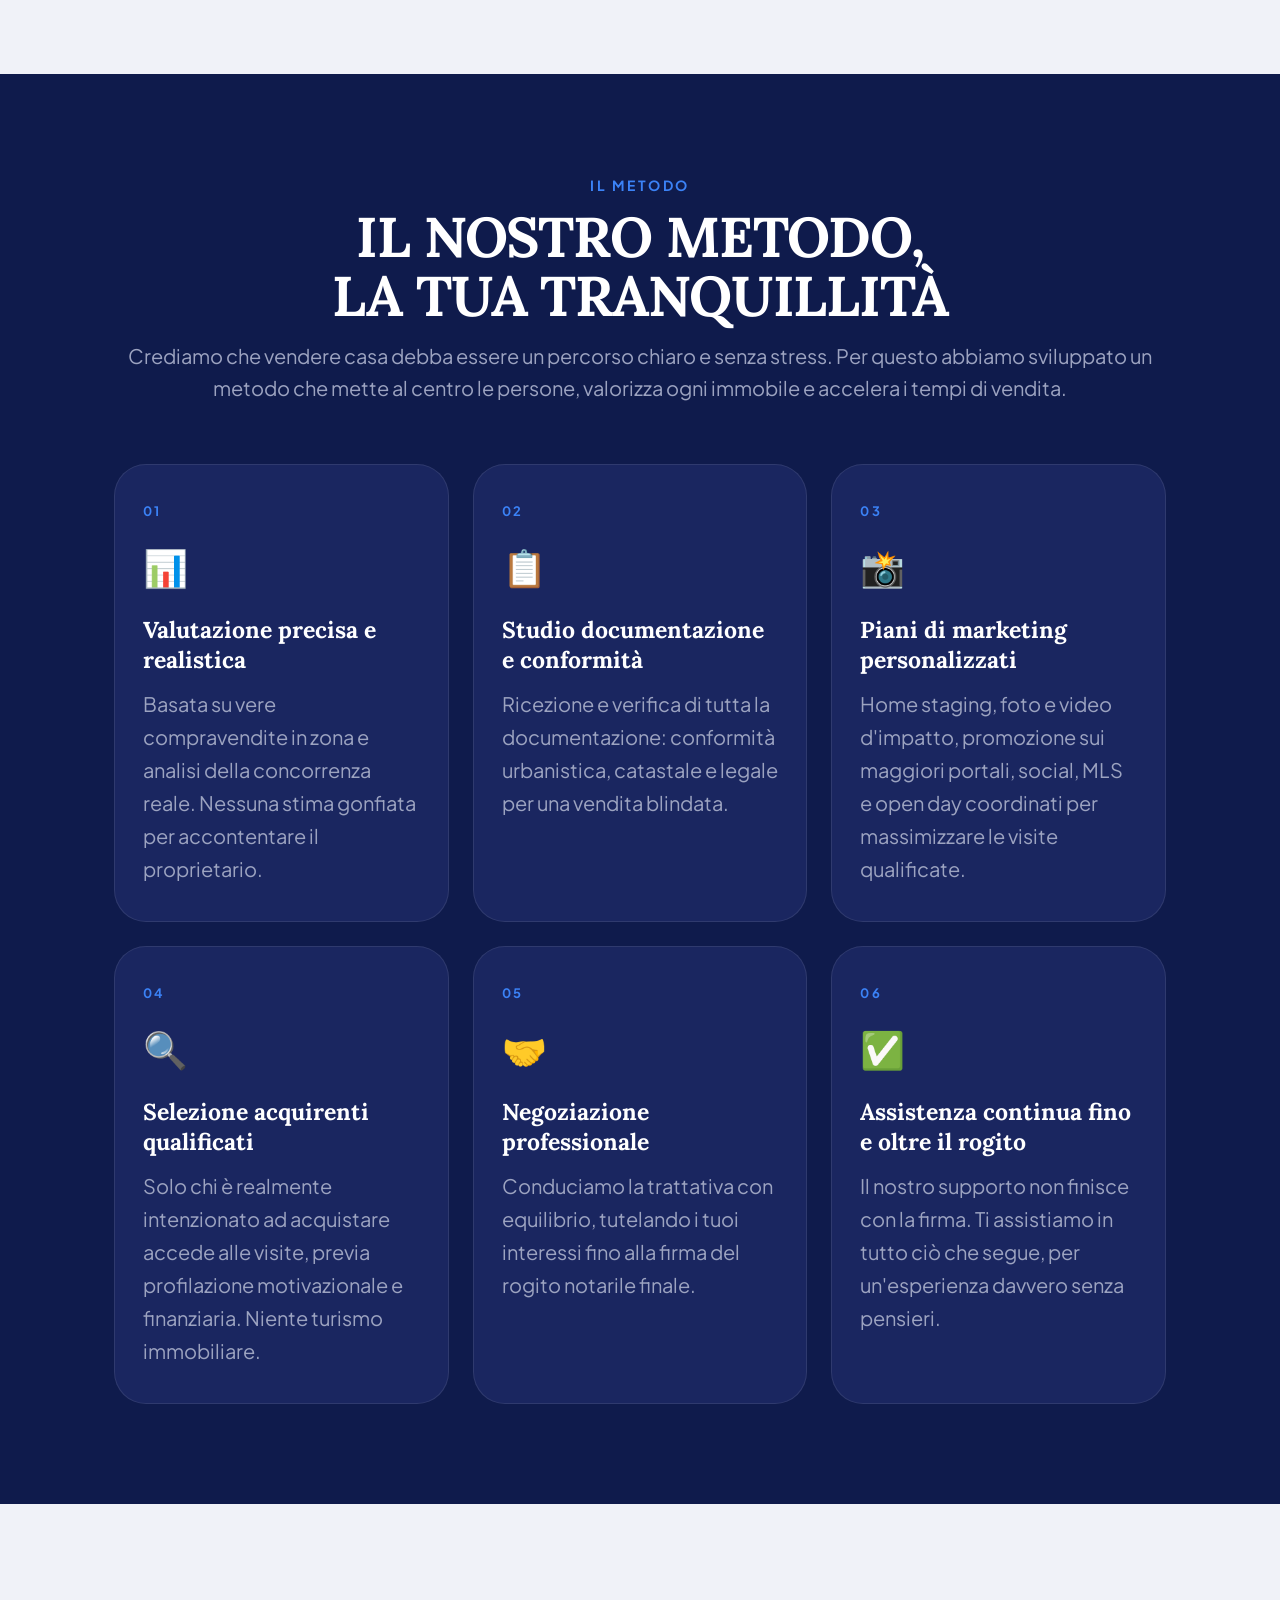
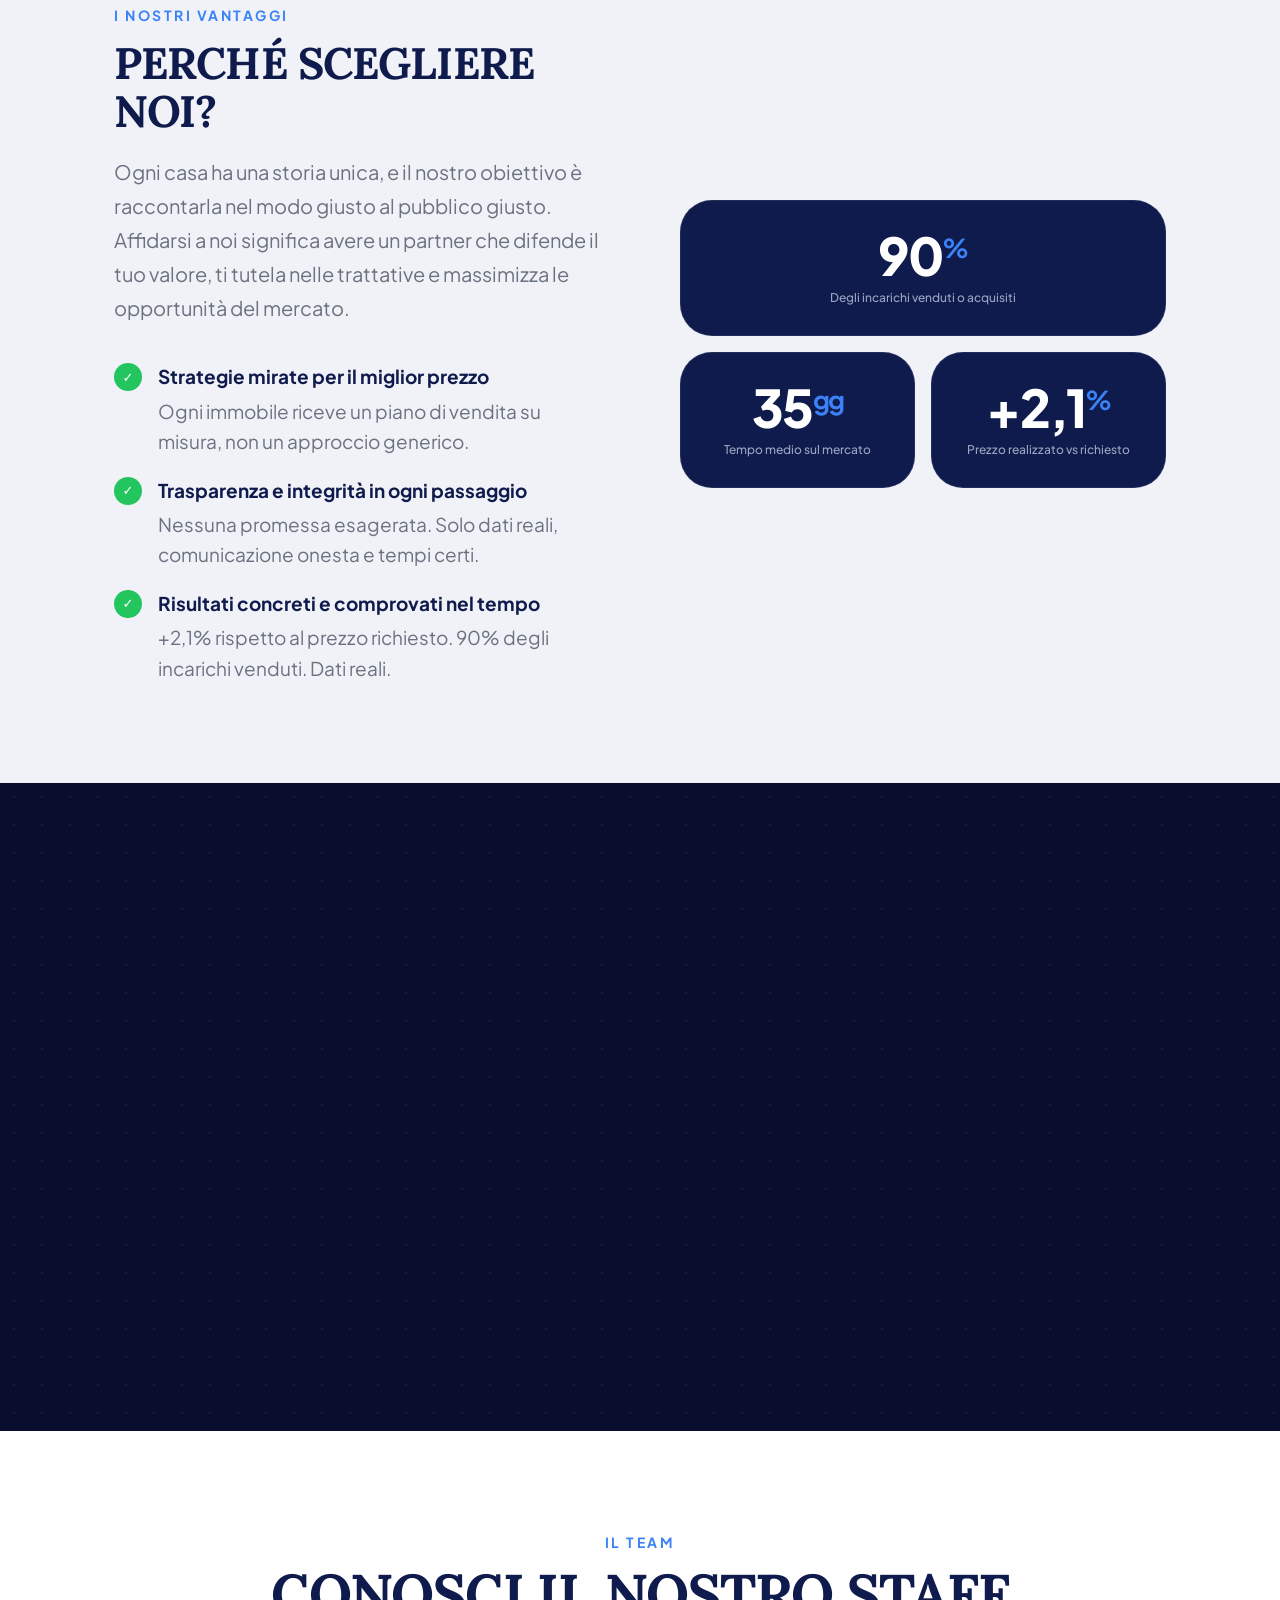
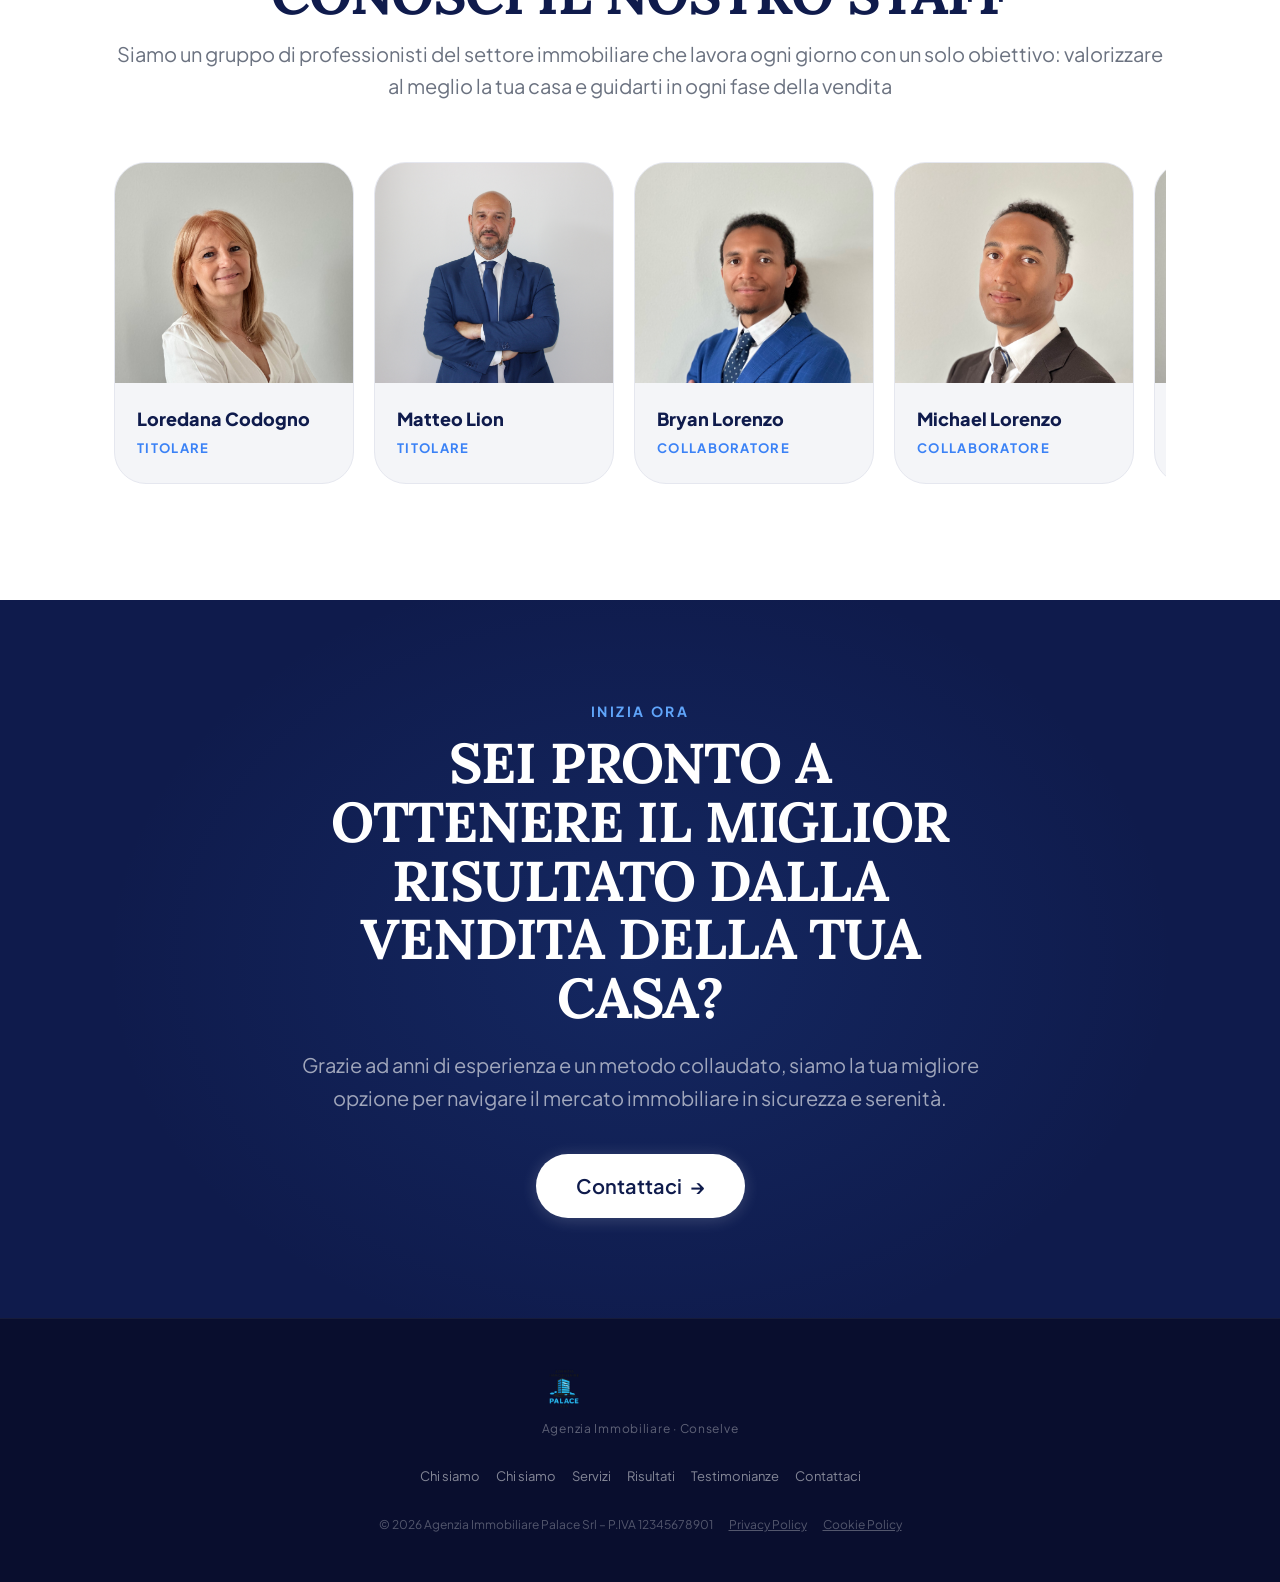
<file: metodo.html>
<!DOCTYPE html>
<html lang="it" hreflang="it">

<head>
    <meta charset="UTF-8" />
    <meta name="viewport" content="width=device-width, initial-scale=1.0" />
    <meta name="description"
        content="Chi siamo e come lavoriamo: Agenzia Immobiliare Palace, 20+ anni di esperienza a Conselve (PD). Metodo collaudato, un solo referente, risultati misurabili per vendere casa al miglior prezzo." />
    <meta name="robots" content="index, follow" />
    <meta name="author" content="Agenzia Immobiliare Palace" />
    <meta name="keywords"
        content="chi siamo agenzia immobiliare Conselve, metodo vendita casa Conselve, esperienza immobiliare Padova, Palace immobiliare Conselve" />
    <meta name="geo.region" content="IT-PD" />
    <meta name="geo.placename" content="Conselve, Padova" />
    <meta name="geo.position" content="45.2357;11.8732" />
    <meta name="ICBM" content="45.2357, 11.8732" />
    <link rel="canonical" href="https://www.vendicasa.it/metodo.html" />

    <!-- Open Graph -->
    <meta property="og:type" content="website" />
    <meta property="og:url" content="https://www.vendicasa.it/metodo.html" />
    <meta property="og:title" content="Chi Siamo & Metodo | Agenzia Immobiliare Palace | Conselve" />
    <meta property="og:description"
        content="20+ anni di esperienza immobiliare a Conselve. Metodo strutturato, un solo referente e risultati concreti per vendere casa al miglior prezzo nel Padovano." />
    <meta property="og:image" content="https://www.vendicasa.it/og-image.jpg" />
    <meta property="og:locale" content="it_IT" />
    <meta property="og:site_name" content="Agenzia Immobiliare Palace" />

    <!-- Twitter Card -->
    <meta name="twitter:card" content="summary_large_image" />
    <meta name="twitter:title" content="Chi Siamo & Metodo | Agenzia Immobiliare Palace Conselve" />
    <meta name="twitter:description"
        content="20+ anni di esperienza immobiliare a Conselve. Metodo collaudato per vendere casa al meglio nel Padovano." />
    <meta name="twitter:image" content="https://www.vendicasa.it/og-image.jpg" />

    <title>Chi Siamo & Metodo | Agenzia Immobiliare Palace – Conselve (PD)</title>

    <!-- Performance: DNS prefetch + font preload -->
    <link rel="dns-prefetch" href="https://fonts.googleapis.com" />
    <link rel="dns-prefetch" href="https://fonts.gstatic.com" />
    <link rel="preconnect" href="https://fonts.googleapis.com" />
    <link rel="preconnect" href="https://fonts.gstatic.com" crossorigin />
    <link rel="preload" as="style"
        href="https://fonts.googleapis.com/css2?family=Lora:ital,wght@0,400..700;1,400..700&family=Plus+Jakarta+Sans:ital,wght@0,300..900;1,300..900&display=swap" />
    <link
        href="https://fonts.googleapis.com/css2?family=Lora:ital,wght@0,400..700;1,400..700&family=Plus+Jakarta+Sans:ital,wght@0,300..900;1,300..900&display=swap"
        rel="stylesheet" />
    <link rel="stylesheet" href="style.css" />

    <!-- JSON-LD Structured Data -->
    <script type="application/ld+json">
    {
      "@context": "https://schema.org",
      "@type": "AboutPage",
      "name": "Chi Siamo & Metodo | Agenzia Immobiliare Palace",
      "url": "https://www.vendicasa.it/metodo.html",
      "description": "Scopri chi siamo e il metodo Palace: 20+ anni di esperienza immobiliare a Conselve per vendere casa al meglio nel Padovano.",
      "publisher": {
        "@type": "RealEstateAgent",
        "name": "Agenzia Immobiliare Palace",
        "url": "https://www.vendicasa.it",
        "logo": "https://www.vendicasa.it/logo.png",
        "foundingDate": "2004",
        "address": {
          "@type": "PostalAddress",
          "addressLocality": "Conselve",
          "postalCode": "35026",
          "addressRegion": "PD",
          "addressCountry": "IT"
        },
        "numberOfEmployees": {
          "@type": "QuantitativeValue",
          "value": 5
        }
      },
      "inLanguage": "it"
    }
    </script>
    <script type="application/ld+json">
    {
      "@context": "https://schema.org",
      "@type": "BreadcrumbList",
      "itemListElement": [
        {
          "@type": "ListItem",
          "position": 1,
          "name": "Home",
          "item": "https://www.vendicasa.it/"
        },
        {
          "@type": "ListItem",
          "position": 2,
          "name": "Chi Siamo",
          "item": "https://www.vendicasa.it/metodo.html"
        }
      ]
    }
    </script>
    <script type="application/ld+json">
    {
      "@context": "https://schema.org",
      "@type": "HowTo",
      "name": "Come vendiamo casa a Conselve: il metodo Palace in 6 passi",
      "description": "Il processo completo di Agenzia Immobiliare Palace per vendere casa al miglior prezzo a Conselve e nel Padovano.",
      "step": [
        {
          "@type": "HowToStep",
          "position": 1,
          "name": "Valutazione precisa di mercato",
          "text": "Valutiamo l'immobile basandoci su vere compravendite in zona e analisi della concorrenza reale, senza stime gonfiate."
        },
        {
          "@type": "HowToStep",
          "position": 2,
          "name": "Studio documentazione e conformità",
          "text": "Ricezione e verifica di tutta la documentazione: conformità urbanistica, catastale e legale per una vendita blindata."
        },
        {
          "@type": "HowToStep",
          "position": 3,
          "name": "Piano di marketing personalizzato",
          "text": "Home staging, foto e video d'impatto, promozione sui maggiori portali, social, MLS e open day coordinati."
        },
        {
          "@type": "HowToStep",
          "position": 4,
          "name": "Selezione acquirenti qualificati",
          "text": "Solo chi è realmente intenzionato ad acquistare accede alle visite, previa profilazione motivazionale e finanziaria."
        },
        {
          "@type": "HowToStep",
          "position": 5,
          "name": "Negoziazione professionale",
          "text": "Conduciamo la trattativa con equilibrio, tutelando i tuoi interessi fino alla firma del rogito notarile."
        },
        {
          "@type": "HowToStep",
          "position": 6,
          "name": "Assistenza continua fino e oltre il rogito",
          "text": "Il nostro supporto non finisce con la firma. Ti assistiamo in tutto ciò che segue per un'esperienza senza pensieri."
        }
      ]
    }
    </script>
    <style>
        /* ── Stili aggiuntivi specifici per metodo.html ── */

        /* HERO METODO */
        .metodo-hero {
            min-height: 70vh;
            background: radial-gradient(ellipse 80% 60% at 50% 0%, #162054 0%, var(--navy-deep) 100%);
            display: flex;
            align-items: center;
            padding-top: 120px;
            padding-bottom: 80px;
            position: relative;
            overflow: hidden;
        }

        .metodo-hero::before {
            content: '';
            position: absolute;
            inset: 0;
            pointer-events: none;
            background-image: radial-gradient(rgba(255, 255, 255, .07) 1px, transparent 1px);
            background-size: 28px 28px;
        }

        .metodo-hero__inner {
            position: relative;
            z-index: 1;
            text-align: center;
            max-width: 820px;
            margin: 0 auto;
        }

        .metodo-hero__title {
            font-size: clamp(38px, 7vw, 80px);
            font-weight: 900;
            line-height: .98;
            letter-spacing: -.03em;
            text-transform: uppercase;
            color: var(--white);
            margin-bottom: 28px;
        }

        .metodo-hero__title em {
            font-style: italic;
            color: var(--blue-light);
        }

        .metodo-hero__sub {
            font-size: clamp(16px, 2vw, 20px);
            color: rgba(255, 255, 255, .6);
            line-height: 1.6;
            max-width: 600px;
            margin: 0 auto 40px;
        }

        .metodo-hero__badges {
            display: flex;
            gap: 12px;
            justify-content: center;
            flex-wrap: wrap;
        }

        .metodo-hero__badge {
            background: rgba(255, 255, 255, .08);
            border: 1px solid rgba(255, 255, 255, .15);
            border-radius: 100px;
            padding: 10px 20px;
            font-size: 13px;
            font-weight: 600;
            color: var(--white);
            display: flex;
            align-items: center;
            gap: 8px;
        }

        /* SEZIONE ESPERIENZA */
        .esperienza {
            background: var(--off-white);
            padding: 100px 0;
        }

        .esperienza__inner {
            display: grid;
            grid-template-columns: 1fr 1fr;
            gap: 80px;
            align-items: center;
        }

        /* VIDEO PLACEHOLDER nella sezione esperienza */
        .esperienza__visual {
            border-radius: var(--r-xl);
            min-height: 460px;
            position: relative;
            overflow: hidden;
            background: url('Team.JPG') center center / cover no-repeat;
            border: 1px solid rgba(255, 255, 255, .08);
            cursor: pointer;
            transition: border-color .3s;
        }

        .esperienza__visual:hover {
            border-color: var(--blue-accent);
        }

        .esperienza__visual::before {
            content: '';
            position: absolute;
            inset: 0;
            background: linear-gradient(to bottom, rgba(9, 14, 46, .45) 0%, rgba(9, 14, 46, .6) 100%);
            z-index: 0;
        }

        .esp__video-inner {
            position: absolute;
            inset: 0;
            display: flex;
            flex-direction: column;
            align-items: center;
            justify-content: center;
            gap: 16px;
            z-index: 1;
        }

        .esp__play-ring {
            width: 80px;
            height: 80px;
            border-radius: 50%;
            border: 2px solid rgba(255, 255, 255, .3);
            background: rgba(59, 130, 246, .2);
            backdrop-filter: blur(4px);
            display: flex;
            align-items: center;
            justify-content: center;
            transition: all .3s;
            animation: pulse-ring 2s infinite;
        }

        .esperienza__visual:hover .esp__play-ring {
            background: var(--blue-accent);
            border-color: var(--blue-accent);
            transform: scale(1.1);
        }

        .esp__play-icon {
            font-size: 26px;
            color: var(--white);
            margin-left: 4px;
        }

        .esp__label {
            font-size: 13px;
            font-weight: 700;
            letter-spacing: .08em;
            text-transform: uppercase;
            color: rgba(255, 255, 255, .6);
        }

        .esp__badge {
            position: absolute;
            bottom: 22px;
            left: 22px;
            background: rgba(9, 14, 46, .85);
            backdrop-filter: blur(8px);
            border: 1px solid rgba(255, 255, 255, .12);
            border-radius: 100px;
            padding: 8px 16px;
            font-size: 13px;
            font-weight: 600;
            color: var(--white);
            display: flex;
            align-items: center;
            gap: 8px;
            z-index: 2;
        }

        .esperienza__content h2 {
            font-size: clamp(28px, 4vw, 44px);
            font-weight: 900;
            color: var(--navy);
            text-transform: uppercase;
            letter-spacing: -.02em;
            line-height: 1.1;
            margin-bottom: 20px;
        }

        .esperienza__content p {
            font-size: 20px;
            color: var(--gray-600);
            line-height: 1.7;
            margin-bottom: 36px;
        }

        .esperienza__pills {
            display: flex;
            flex-direction: column;
            gap: 14px;
        }

        .esperienza__pill {
            display: flex;
            align-items: center;
            gap: 14px;
            padding: 16px 20px;
            background: var(--white);
            border-radius: var(--r-md);
            border: 1px solid var(--gray-200);
            box-shadow: var(--shadow-card);
            transition: transform .25s ease, box-shadow .25s ease;
        }

        .esperienza__pill:hover {
            transform: translateX(6px);
            box-shadow: 0 8px 24px rgba(9, 14, 46, .12);
        }

        .esperienza__pill-icon {
            font-size: 22px;
            flex-shrink: 0;
        }

        .esperienza__pill-text {
            font-size: 18px;
            font-weight: 600;
            color: var(--navy);
        }

        /* SEZIONE METODO STEP */
        .metodo-steps {
            background: var(--navy);
            padding: 100px 0;
        }

        .metodo-steps .section-title {
            color: var(--white);
        }

        .metodo-steps .section-sub {
            color: var(--gray-400);
        }

        .metodo-steps__grid {
            display: grid;
            grid-template-columns: repeat(3, 1fr);
            gap: 24px;
            margin-top: 60px;
        }

        .metodo-step__card {
            background: var(--navy-card);
            border: 1px solid rgba(255, 255, 255, .09);
            border-radius: var(--r-xl);
            padding: 36px 28px;
            position: relative;
            transition: transform .32s cubic-bezier(.34, 1.56, .64, 1), box-shadow .32s ease, border-color .3s;
        }

        .metodo-step__card:hover {
            transform: translateY(-8px);
            box-shadow: 0 20px 60px rgba(59, 130, 246, .18);
            border-color: var(--blue-accent);
        }

        .metodo-step__num {
            font-size: 13px;
            font-weight: 700;
            letter-spacing: .18em;
            text-transform: uppercase;
            color: var(--blue-accent);
            margin-bottom: 16px;
            display: block;
        }

        .metodo-step__icon {
            font-size: 36px;
            margin-bottom: 20px;
            display: block;
        }

        .metodo-step__title {
            font-size: 23px;
            font-weight: 800;
            color: var(--white);
            margin-bottom: 12px;
            line-height: 1.3;
        }

        .metodo-step__desc {
            font-size: 20px;
            color: var(--gray-400);
            line-height: 1.65;
        }

        /* SEZIONE PERCHÉ SCEGLIERE NOI */
        .perche {
            background: var(--off-white);
            padding: 100px 0;
        }

        .perche__inner {
            display: grid;
            grid-template-columns: 1fr 1fr;
            gap: 80px;
            align-items: center;
        }

        .perche__content h2 {
            font-size: clamp(28px, 4vw, 44px);
            font-weight: 900;
            color: var(--navy);
            text-transform: uppercase;
            letter-spacing: -.02em;
            line-height: 1.1;
            margin-bottom: 20px;
        }

        .perche__content>p {
            font-size: 20px;
            color: var(--gray-600);
            line-height: 1.7;
            margin-bottom: 36px;
        }

        .perche__list {
            display: flex;
            flex-direction: column;
            gap: 18px;
        }

        .perche__item {
            display: flex;
            gap: 16px;
            align-items: flex-start;
        }

        .perche__item-check {
            width: 28px;
            height: 28px;
            border-radius: 50%;
            background: var(--green);
            display: flex;
            align-items: center;
            justify-content: center;
            font-size: 13px;
            color: var(--white);
            font-weight: 900;
            flex-shrink: 0;
            margin-top: 2px;
        }

        .perche__item-text strong {
            display: block;
            font-size: 19px;
            font-weight: 700;
            color: var(--navy);
            margin-bottom: 4px;
        }

        .perche__item-text p {
            font-size: 19px;
            color: var(--gray-600);
            line-height: 1.6;
        }

        .perche__visual {
            display: grid;
            grid-template-columns: 1fr 1fr;
            gap: 16px;
        }

        .perche__stat-card {
            background: var(--navy);
            border-radius: var(--r-xl);
            padding: 28px 20px;
            text-align: center;
            border: 1px solid rgba(255, 255, 255, .08);
        }

        .perche__stat-card:first-child {
            grid-column: span 2;
        }

        .perche__stat-num {
            display: block;
            font-size: clamp(36px, 5vw, 52px);
            font-weight: 900;
            color: var(--white);
            line-height: 1;
            letter-spacing: -.03em;
            margin-bottom: 8px;
        }

        .perche__stat-num sup {
            font-size: .5em;
            color: var(--blue-accent);
            font-weight: 700;
        }

        .perche__stat-label {
            font-size: 12px;
            color: var(--gray-400);
            font-weight: 500;
            line-height: 1.5;
        }

        /* SEZIONE ASCOLTO */
        .ascolto {
            background: var(--navy-deep);
            padding: 100px 0;
            position: relative;
            overflow: hidden;
        }

        .ascolto::before {
            content: '';
            position: absolute;
            inset: 0;
            background-image: radial-gradient(rgba(255, 255, 255, .06) 1px, transparent 1px);
            background-size: 28px 28px;
            pointer-events: none;
        }

        .ascolto__inner {
            display: grid;
            grid-template-columns: 1fr 1fr;
            gap: 80px;
            align-items: center;
            position: relative;
            z-index: 1;
        }

        .ascolto__content h2 {
            font-size: clamp(26px, 3.5vw, 40px);
            font-weight: 900;
            color: var(--white);
            text-transform: uppercase;
            letter-spacing: -.02em;
            line-height: 1.15;
            margin-bottom: 20px;
        }

        .ascolto__content h2 em {
            font-style: italic;
            color: var(--blue-light);
        }

        .ascolto__content p {
            font-size: 19px;
            color: rgba(255, 255, 255, .65);
            line-height: 1.75;
        }

        .ascolto__quote {
            background: var(--navy-card);
            border: 1px solid rgba(59, 130, 246, .25);
            border-radius: var(--r-xl);
            padding: 40px 36px;
            position: relative;
        }

        .ascolto__quote::before {
            content: '"';
            position: absolute;
            top: -10px;
            left: 28px;
            font-size: 120px;
            font-weight: 900;
            color: var(--blue-accent);
            opacity: .2;
            line-height: 1;
        }

        .ascolto__quote p {
            font-family: var(--font-head);
            font-size: 20px;
            color: rgba(255, 255, 255, .8);
            line-height: 1.7;
            font-style: italic;
            margin-bottom: 24px;
            position: relative;
        }

        .ascolto__cases {
            display: flex;
            flex-direction: column;
            gap: 10px;
        }

        .ascolto__case {
            display: flex;
            align-items: center;
            gap: 10px;
            font-size: 17px;
            color: rgba(255, 255, 255, .6);
            font-weight: 500;
        }

        .ascolto__case-dot {
            width: 6px;
            height: 6px;
            border-radius: 50%;
            background: var(--blue-accent);
            flex-shrink: 0;
        }

        /* TEAM */
        .metodo-team {
            background: var(--white);
            padding: 100px 0;
        }

        .metodo-team .section-title {
            color: var(--navy);
        }

        .metodo-team .section-sub {
            color: var(--gray-600);
        }

        /* TEAM: scorrimento orizzontale automatico */
        .metodo-team__scroll {
            display: flex;
            gap: 20px;
            overflow-x: auto;
            margin-top: 60px;
            padding-bottom: 16px;
            cursor: grab;
            scrollbar-width: none;
        }

        .metodo-team__scroll::-webkit-scrollbar {
            display: none;
        }

        .metodo-team__card {
            background: var(--gray-100);
            border-radius: var(--r-xl);
            overflow: hidden;
            border: 1px solid var(--gray-200);
            transition: transform .32s cubic-bezier(.34, 1.56, .64, 1), box-shadow .32s ease;
            flex: 0 0 240px;
        }

        .metodo-team__card:hover {
            transform: translateY(-8px) scale(1.02);
            box-shadow: 0 20px 60px rgba(9, 14, 46, .14);
        }

        .metodo-team__photo {
            height: 220px;
            overflow: hidden;
            position: relative;
            background: var(--gray-200);
        }

        .metodo-team__img {
            width: 100%;
            height: 100%;
            object-fit: cover;
            object-position: center 15%;
            display: block;
            transition: transform .4s ease;
        }

        .metodo-team__card:hover .metodo-team__img {
            transform: scale(1.04);
        }

        .metodo-team__photo--1 {
            background: linear-gradient(135deg, #1e3a5f 0%, #0f1b4c 100%);
        }

        .metodo-team__photo--2 {
            background: linear-gradient(135deg, #1a3350 0%, #0d1840 100%);
        }

        .metodo-team__photo--3 {
            background: linear-gradient(135deg, #1c3860 0%, #101e50 100%);
        }

        .metodo-team__photo--4 {
            background: linear-gradient(135deg, #162d50 0%, #0b1840 100%);
        }

        .metodo-team__photo--5 {
            background: linear-gradient(135deg, #1e3558 0%, #0f1d4c 100%);
        }

        .metodo-team__avatar {
            width: 72px;
            height: 72px;
            border-radius: 50%;
            background: rgba(255, 255, 255, .12);
            border: 2px solid rgba(255, 255, 255, .2);
            display: flex;
            align-items: center;
            justify-content: center;
            font-size: 20px;
            font-weight: 900;
            color: var(--white);
            letter-spacing: -.02em;
        }

        .metodo-team__info {
            padding: 22px 22px 24px;
        }

        .metodo-team__name {
            font-size: 18px;
            font-weight: 800;
            color: var(--navy);
            margin-bottom: 4px;
        }

        .metodo-team__role {
            font-size: 13px;
            font-weight: 700;
            letter-spacing: .1em;
            text-transform: uppercase;
            color: var(--blue-accent);
        }

        /* CTA FINALE */
        .metodo-cta {
            background: var(--navy);
            padding: 100px 0;
            text-align: center;
            position: relative;
            overflow: hidden;
        }

        .metodo-cta::before {
            content: '';
            position: absolute;
            inset: 0;
            background: radial-gradient(ellipse 60% 80% at 50% 50%, rgba(59, 130, 246, .12) 0%, transparent 70%);
        }

        .metodo-cta__inner {
            position: relative;
            z-index: 1;
            max-width: 680px;
            margin: 0 auto;
        }

        .metodo-cta h2 {
            font-size: clamp(30px, 5vw, 56px);
            font-weight: 900;
            color: var(--white);
            text-transform: uppercase;
            letter-spacing: -.02em;
            line-height: 1.05;
            margin-bottom: 20px;
        }

        .metodo-cta p {
            font-size: 20px;
            color: rgba(255, 255, 255, .6);
            line-height: 1.65;
            margin-bottom: 40px;
        }

        /* RESPONSIVE */
        @media (max-width: 900px) {

            .esperienza__inner,
            .perche__inner,
            .ascolto__inner {
                grid-template-columns: 1fr;
                gap: 48px;
            }

            .metodo-steps__grid {
                grid-template-columns: 1fr 1fr;
            }

            .perche__visual {
                grid-template-columns: 1fr 1fr;
            }

            .perche__stat-card:first-child {
                grid-column: span 2;
            }
        }

        @media (max-width: 560px) {

            .metodo-steps__grid {
                grid-template-columns: 1fr;
            }

            .perche__visual {
                grid-template-columns: 1fr;
            }

            .perche__stat-card:first-child {
                grid-column: span 1;
            }
        }

        /* ─── Ottimizzazione specifica per telefono ─── */
        @media (max-width: 640px) {

            /* Hero */
            .metodo-hero {
                padding-top: 110px;
                padding-bottom: 56px;
                min-height: unset;
            }

            .metodo-hero__badges {
                flex-direction: column;
                align-items: center;
                gap: 10px;
            }

            .metodo-hero__badge {
                width: 100%;
                justify-content: center;
            }

            /* Sezioni con 2 colonne → 1 colonna già da 640 */
            .esperienza__inner,
            .perche__inner,
            .ascolto__inner {
                grid-template-columns: 1fr;
                gap: 36px;
            }

            /* Video placeholder più basso su telefono */
            .esperienza__visual {
                min-height: 280px;
            }

            /* Ascolto quote padding più stretto */
            .ascolto__quote {
                padding: 28px 20px;
            }

            /* CTA sezioni */
            .esperienza,
            .metodo-steps,
            .perche,
            .ascolto,
            .metodo-team,
            .metodo-cta {
                padding: 56px 0;
            }

            /* Team scroll: card più stretta */
            .metodo-team__card {
                flex: 0 0 200px;
            }

            /* CTA finale */
            .metodo-cta {
                padding: 56px 0;
            }
        }

        @media (max-width: 400px) {
            .metodo-hero__title {
                font-size: clamp(32px, 10vw, 56px);
            }

            .perche__stat-num {
                font-size: clamp(28px, 8vw, 44px);
            }
        }
    </style>
</head>

<body>

    <!-- NAVBAR -->
    <header class="navbar" id="navbar">
        <div class="container navbar__inner">
            <a href="index.html" class="navbar__logo">
                <img src="Logo.png" alt="Logo Agenzia Immobiliare Palace" class="navbar__logo-img" />
            </a>
            <button class="nav-toggle" id="navToggle" aria-label="Apri menu" aria-expanded="false">
                <span></span><span></span><span></span>
            </button>
            <nav class="nav-menu" id="navMenu" role="navigation">
                <a class="nav-link active" href="metodo.html">Chi siamo</a>
                <a class="nav-link" href="index.html#servizi">Servizi</a>
                <a class="nav-link" href="index.html#risultati">Risultati</a>
                <a class="nav-link" href="materiale.html">Materiale informativo</a>
                <a class="nav-link" href="index.html#recensioni">Testimonianze</a>
                <a class="btn btn--cta btn--sm" href="index.html#contatti">Contattaci</a>
            </nav>
        </div>
    </header>


    <!-- ══ 1. HERO ══ -->
    <section class="metodo-hero">
        <div class="container">
            <div class="metodo-hero__inner fade-up">
                <p class="hero__eyebrow">Chi Siamo · Agenzia Immobiliare Palace | Conselve</p>
                <h1 class="metodo-hero__title">
                    L'esperienza che rassicura,<br />
                    <em>l'innovazione che distingue.</em>
                </h1>
                <p class="metodo-hero__sub">
                    Un bagaglio di oltre 20 anni di esperienza e l’utilizzo di tecniche moderne e all’avanguardia: il
                    mix che ci permette di trasformare ogni vendita in un successo
                </p>
                <div class="metodo-hero__badges">
                    <span class="metodo-hero__badge">⏱️ 35 giorni in media</span>
                    <span class="metodo-hero__badge">🏆 20+ anni di esperienza</span>
                    <span class="metodo-hero__badge">👥 2000+ clienti soddisfatti</span>
                </div>
            </div>
        </div>
    </section>


    <!-- ══ 2. 20+ ANNI DI ESPERIENZA ══ -->
    <section class="esperienza">
        <div class="container">
            <div class="esperienza__inner">
                <div class="esperienza__visual fade-up" id="openEspVideoBtn" role="button" tabindex="0"
                    aria-label="Guarda il video del team">
                    <div class="esp__video-inner">
                        <div class="esp__play-ring">
                            <div class="esp__play-icon">▶</div>
                        </div>
                        <p class="esp__label">Il nostro studio · <em>Guarda il video</em></p>
                    </div>
                    <div class="esp__badge">🏆 20+ anni di esperienza</div>
                </div>
                <div class="esperienza__content fade-up">
                    <span class="section-eyebrow">Chi siamo</span>
                    <h2>Più di 20 anni di esperienza, e sempre al passo con il futuro</h2>
                    <p>Da oltre due decenni aiutiamo proprietari a vendere casa con serenità e successo.
                        La nostra forza è l'unione tra l'esperienza maturata sul campo e l'uso di strategie
                        di marketing moderne e strumenti digitali all'avanguardia.</p>
                    <div class="esperienza__pills">
                        <div class="esperienza__pill">
                            <span class="esperienza__pill-icon">🎯</span>
                            <span class="esperienza__pill-text">Competenza consolidata nel mercato locale</span>
                        </div>
                        <div class="esperienza__pill">
                            <span class="esperienza__pill-icon">⚡</span>
                            <span class="esperienza__pill-text">Approccio innovativo orientato ai risultati</span>
                        </div>
                        <div class="esperienza__pill">
                            <span class="esperienza__pill-icon">🤝</span>
                            <span class="esperienza__pill-text">Team dedicato che segue ogni fase della vendita</span>
                        </div>
                    </div>
                </div>
            </div>
        </div>
    </section>


    <!-- ══ 3. IL NOSTRO METODO ══ -->
    <section class="metodo-steps">
        <div class="container">
            <div class="section-header center">
                <span class="section-eyebrow">Il Metodo</span>
                <h2 class="section-title">Il nostro metodo,<br />la tua tranquillità</h2>
                <p class="section-sub">Crediamo che vendere casa debba essere un percorso chiaro e senza stress.
                    Per questo abbiamo sviluppato un metodo che mette al centro le persone, valorizza ogni
                    immobile e accelera i tempi di vendita.</p>
            </div>
            <div class="metodo-steps__grid">
                <div class="metodo-step__card fade-up">
                    <span class="metodo-step__num">01</span>
                    <span class="metodo-step__icon">📊</span>
                    <h3 class="metodo-step__title">Valutazione precisa e realistica</h3>
                    <p class="metodo-step__desc">Basata su vere compravendite in zona e analisi della concorrenza reale.
                        Nessuna stima gonfiata per accontentare il proprietario.</p>
                </div>
                <div class="metodo-step__card fade-up fade-up-delay-1">
                    <span class="metodo-step__num">02</span>
                    <span class="metodo-step__icon">📋</span>
                    <h3 class="metodo-step__title">Studio documentazione e conformità</h3>
                    <p class="metodo-step__desc">Ricezione e verifica di tutta la documentazione: conformità
                        urbanistica, catastale e legale per una vendita blindata.</p>
                </div>
                <div class="metodo-step__card fade-up fade-up-delay-2">
                    <span class="metodo-step__num">03</span>
                    <span class="metodo-step__icon">📸</span>
                    <h3 class="metodo-step__title">Piani di marketing personalizzati</h3>
                    <p class="metodo-step__desc">Home staging, foto e video d'impatto, promozione sui maggiori portali,
                        social, MLS e open day coordinati per massimizzare le visite qualificate.</p>
                </div>
                <div class="metodo-step__card fade-up fade-up-delay-1">
                    <span class="metodo-step__num">04</span>
                    <span class="metodo-step__icon">🔍</span>
                    <h3 class="metodo-step__title">Selezione acquirenti qualificati</h3>
                    <p class="metodo-step__desc">Solo chi è realmente intenzionato ad acquistare accede alle visite,
                        previa profilazione motivazionale e finanziaria. Niente turismo immobiliare.</p>
                </div>
                <div class="metodo-step__card fade-up fade-up-delay-2">
                    <span class="metodo-step__num">05</span>
                    <span class="metodo-step__icon">🤝</span>
                    <h3 class="metodo-step__title">Negoziazione professionale</h3>
                    <p class="metodo-step__desc">Conduciamo la trattativa con equilibrio, tutelando i tuoi interessi
                        fino alla firma del rogito notarile finale.</p>
                </div>
                <div class="metodo-step__card fade-up fade-up-delay-3">
                    <span class="metodo-step__num">06</span>
                    <span class="metodo-step__icon">✅</span>
                    <h3 class="metodo-step__title">Assistenza continua fino e oltre il rogito</h3>
                    <p class="metodo-step__desc">Il nostro supporto non finisce con la firma. Ti assistiamo in tutto ciò
                        che segue, per un'esperienza davvero senza pensieri.</p>
                </div>
            </div>
        </div>
    </section>


    <!-- ══ 4. PERCHÉ SCEGLIERE NOI ══ -->
    <section class="perche">
        <div class="container">
            <div class="perche__inner">
                <div class="perche__content fade-up">
                    <span class="section-eyebrow">I Nostri Vantaggi</span>
                    <h2>Perché scegliere noi?</h2>
                    <p>Ogni casa ha una storia unica, e il nostro obiettivo è raccontarla nel modo giusto al
                        pubblico giusto. Affidarsi a noi significa avere un partner che difende il tuo valore,
                        ti tutela nelle trattative e massimizza le opportunità del mercato.</p>
                    <div class="perche__list">
                        <div class="perche__item">
                            <div class="perche__item-check">✓</div>
                            <div class="perche__item-text">
                                <strong>Strategie mirate per il miglior prezzo</strong>
                                <p>Ogni immobile riceve un piano di vendita su misura, non un approccio generico.</p>
                            </div>
                        </div>
                        <div class="perche__item">
                            <div class="perche__item-check">✓</div>
                            <div class="perche__item-text">
                                <strong>Trasparenza e integrità in ogni passaggio</strong>
                                <p>Nessuna promessa esagerata. Solo dati reali, comunicazione onesta e tempi certi.</p>
                            </div>
                        </div>
                        <div class="perche__item">
                            <div class="perche__item-check">✓</div>
                            <div class="perche__item-text">
                                <strong>Risultati concreti e comprovati nel tempo</strong>
                                <p>+2,1% rispetto al prezzo richiesto. 90% degli incarichi venduti. Dati reali.</p>
                            </div>
                        </div>
                    </div>
                </div>
                <div class="perche__visual fade-up">
                    <div class="perche__stat-card">
                        <span class="perche__stat-num">90<sup>%</sup></span>
                        <p class="perche__stat-label">Degli incarichi venduti o acquisiti</p>
                    </div>
                    <div class="perche__stat-card">
                        <span class="perche__stat-num">35<sup>gg</sup></span>
                        <p class="perche__stat-label">Tempo medio sul mercato</p>
                    </div>
                    <div class="perche__stat-card">
                        <span class="perche__stat-num">+2,1<sup>%</sup></span>
                        <p class="perche__stat-label">Prezzo realizzato vs richiesto</p>
                    </div>
                </div>
            </div>
        </div>
    </section>


    <!-- ══ 5. ASCOLTO ══ -->
    <section class="ascolto">
        <div class="container">
            <div class="ascolto__inner">
                <div class="ascolto__content fade-up">
                    <span class="section-eyebrow" style="color: var(--blue-light);">Il Nostro Approccio</span>
                    <h2>Perché troverai in noi<br /><em>persone che ti sapranno ascoltare</em></h2>
                    <p>Le persone non vendono o comprano casa per hobby. L'acquisto o la vendita nasce spesso
                        dall'esigenza di soddisfare bisogni profondi: cambio zona per lavoro, esigenze familiari,
                        separazioni, miglioramento o esigenze economiche. Ogni situazione è unica e merita ascolto
                        vero, non una soluzione standardizzata.</p>
                </div>
                <div class="ascolto__quote fade-up">
                    <p style="font-size:20px; font-weight:800; letter-spacing:.02em;">SIAMO AL TUO FIANCO IN UNO DEI
                        MOMENTI PIÙ IMPORTANTI DELLA TUA VITA</p>
                    <p
                        style="font-size:15px; color:rgba(255,255,255,.8); line-height:1.8; margin-top:16px; font-style:normal;">
                        Abbiamo la capacità di ascoltarti, farti delle domande ed <strong
                            style="color:var(--blue-light);">ASCOLTARE</strong> le tue risposte e lo riteniamo
                        determinante per aiutarti a soddisfare le tue esigenze, a trovare con te la soluzione al tuo
                        problema o la realizzazione del tuo sogno.<br><br>
                        <strong style="color:var(--blue-light);">CHI ASCOLTA, CAPISCE</strong> e conosce ed è dunque in
                        grado di <strong style="color:var(--blue-light);">AIUTARE E CONSIGLIARE</strong>
                    </p>
                </div>
            </div>
        </div>
    </section>


    <!-- ══ 6. TEAM ══ -->
    <section class="metodo-team">
        <div class="container">
            <div class="section-header center">
                <span class="section-eyebrow">Il Team</span>
                <h2 class="section-title">Conosci il nostro staff</h2>
                <p class="section-sub">Siamo un gruppo di professionisti del settore immobiliare che lavora ogni giorno
                    con un solo obiettivo: valorizzare al meglio la tua casa e guidarti in ogni fase della vendita</p>
            </div>
            <div class="metodo-team__scroll" id="teamScroll">
                <div class="metodo-team__card">
                    <div class="metodo-team__photo">
                        <img src="Loredana.jpeg" alt="Loredana Codogno" class="metodo-team__img" />
                    </div>
                    <div class="metodo-team__info">
                        <p class="metodo-team__name">Loredana Codogno</p>
                        <p class="metodo-team__role">Titolare</p>
                    </div>
                </div>
                <div class="metodo-team__card">
                    <div class="metodo-team__photo">
                        <img src="Matteo.JPG" alt="Matteo Lion" class="metodo-team__img" />
                    </div>
                    <div class="metodo-team__info">
                        <p class="metodo-team__name">Matteo Lion</p>
                        <p class="metodo-team__role">Titolare</p>
                    </div>
                </div>
                <div class="metodo-team__card">
                    <div class="metodo-team__photo">
                        <img src="Bryan.JPG" alt="Bryan Lorenzo" class="metodo-team__img" />
                    </div>
                    <div class="metodo-team__info">
                        <p class="metodo-team__name">Bryan Lorenzo</p>
                        <p class="metodo-team__role">Collaboratore</p>
                    </div>
                </div>
                <div class="metodo-team__card">
                    <div class="metodo-team__photo">
                        <img src="Michael.jpeg" alt="Michael Lorenzo" class="metodo-team__img" />
                    </div>
                    <div class="metodo-team__info">
                        <p class="metodo-team__name">Michael Lorenzo</p>
                        <p class="metodo-team__role">Collaboratore</p>
                    </div>
                </div>
                <div class="metodo-team__card">
                    <div class="metodo-team__photo">
                        <img src="Martina.jpeg" alt="Martina Bovo" class="metodo-team__img" />
                    </div>
                    <div class="metodo-team__info">
                        <p class="metodo-team__name">Martina Bovo</p>
                        <p class="metodo-team__role">Coordinatrice</p>
                    </div>
                </div>
            </div>
    </section>


    <!-- ══ 7. CTA FINALE ══ -->
    <section class="metodo-cta">
        <div class="container">
            <div class="metodo-cta__inner fade-up">
                <span class="section-eyebrow" style="color: var(--blue-light);">Inizia Ora</span>
                <h2>Sei pronto a ottenere il miglior risultato dalla vendita della tua casa?</h2>
                <p>Grazie ad anni di esperienza e un metodo collaudato, siamo la tua migliore opzione
                    per navigare il mercato immobiliare in sicurezza e serenità.</p>
                <a href="index.html#contatti" class="btn btn--cta btn--lg">
                    Contattaci <span class="btn__arrow">→</span>
                </a>
            </div>
        </div>
    </section>

    <!-- VIDEO MODAL (riutilizza stesso pattern della home) -->
    <div class="video-modal" id="espVideoModal" aria-modal="true" role="dialog" aria-label="Video del team">
        <div class="video-modal__backdrop" id="closeEspVideoModal"></div>
        <div class="video-modal__box">
            <button class="video-modal__close" id="closeEspVideoBtn" aria-label="Chiudi video">✕</button>
            <div class="video-modal__player">
                <iframe id="espVideoIframe" src="" data-src="https://www.youtube.com/embed/u4-VOIMyYxQ?autoplay=1&rel=0"
                    title="Agenzia Immobiliare Palace — Il nostro team" frameborder="0"
                    allow="autoplay; encrypted-media; picture-in-picture" allowfullscreen>
                </iframe>
            </div>
        </div>
    </div>


    <!-- FOOTER -->
    <footer class="footer">
        <div class="container footer__inner">
            <div class="footer__brand">
                <a href="index.html" class="navbar__logo">
                    <img src="Logo.png" alt="Logo Agenzia Immobiliare Palace" class="navbar__logo-img" />
                </a>
                <p class="footer__tagline">Agenzia Immobiliare · Conselve</p>
            </div>
            <nav class="footer__nav" aria-label="Footer navigation">
                <a href="metodo.html">Chi siamo</a>
                <a href="index.html#chi-siamo">Chi siamo</a>
                <a href="index.html#servizi">Servizi</a>
                <a href="index.html#risultati">Risultati</a>
                <a href="index.html#recensioni">Testimonianze</a>
                <a href="index.html#contatti">Contattaci</a>
            </nav>
            <div class="footer__legal">
                <p>© 2026 Agenzia Immobiliare Palace Srl – P.IVA 12345678901</p>
                <a href="#">Privacy Policy</a>
                <a href="#">Cookie Policy</a>
            </div>
        </div>
    </footer>

    <script src="script.js"></script>
    <script>
        /* ─── Video modal per la sezione esperienza ─── */
        const espOpenBtn = document.getElementById('openEspVideoBtn');
        const espIframe = document.getElementById('espVideoIframe');

        // Apre il video direttamente su YouTube (embed disabilitato dal proprietario)
        function openEspVideoYouTube() {
            const src = espIframe ? espIframe.dataset.src : '';
            const videoId = src.split('/embed/')[1]?.split('?')[0];
            window.open('https://www.youtube.com/watch?v=' + videoId, '_blank');
        }

        if (espOpenBtn) espOpenBtn.addEventListener('click', openEspVideoYouTube);
        if (espOpenBtn) espOpenBtn.addEventListener('keydown', e => {
            if (e.key === 'Enter' || e.key === ' ') { e.preventDefault(); openEspVideoYouTube(); }
        });

        /* ─── Auto-scroll team ─── */
        const teamScroll = document.getElementById('teamScroll');
        if (teamScroll) {
            let teamPaused = false;
            let teamPauseTimeout = null;
            const TEAM_SPEED = 0.5;

            function teamTick() {
                if (!teamPaused) {
                    teamScroll.scrollLeft += TEAM_SPEED;
                    if (teamScroll.scrollLeft >= teamScroll.scrollWidth - teamScroll.clientWidth - 1) {
                        teamScroll.scrollLeft = 0;
                    }
                }
                requestAnimationFrame(teamTick);
            }
            requestAnimationFrame(teamTick);

            teamScroll.addEventListener('mouseenter', () => { teamPaused = true; clearTimeout(teamPauseTimeout); });
            teamScroll.addEventListener('mouseleave', () => { teamPaused = false; });
            teamScroll.addEventListener('touchstart', () => { teamPaused = true; clearTimeout(teamPauseTimeout); }, { passive: true });
            teamScroll.addEventListener('touchend', () => { teamPauseTimeout = setTimeout(() => { teamPaused = false; }, 2000); }, { passive: true });

            /* Drag to scroll */
            let tDown = false, tStartX, tScrollLeft;
            teamScroll.addEventListener('mousedown', e => {
                tDown = true; tStartX = e.pageX - teamScroll.offsetLeft; tScrollLeft = teamScroll.scrollLeft;
                teamPaused = true; teamScroll.style.cursor = 'grabbing';
            });
            teamScroll.addEventListener('mouseup', () => { tDown = false; teamScroll.style.cursor = 'grab'; teamPaused = false; });
            teamScroll.addEventListener('mouseleave', () => { tDown = false; teamScroll.style.cursor = 'grab'; });
            teamScroll.addEventListener('mousemove', e => {
                if (!tDown) return; e.preventDefault();
                teamScroll.scrollLeft = tScrollLeft - (e.pageX - teamScroll.offsetLeft - tStartX) * 1.5;
            });
        }
    </script>
    <script src="chatbot.js"></script>
</body>

</html>
</file>
<file: style.css>
/* ============================================================
   VENDICASA — DESIGN SYSTEM v2
   ============================================================ */

/* ---------- RESET & BASE ---------- */
*,
*::before,
*::after {
    box-sizing: border-box;
    margin: 0;
    padding: 0;
}

:root {
    --navy: #0f1b4c;
    --navy-deep: #090e2e;
    --navy-mid: #162054;
    --navy-card: #1a2660;
    --blue-accent: #3b82f6;
    --blue-light: #60a5fa;
    --off-white: #f0f2f8;
    --white: #ffffff;
    --gray-100: #f4f5f8;
    --gray-200: #e5e7ef;
    --gray-400: #9ca3c0;
    --gray-600: #6b7280;
    --text-dark: #0f1b4c;
    --red: #ef4444;
    --green: #22c55e;

    --font-sans: 'Plus Jakarta Sans', 'Inter', system-ui, sans-serif;
    --font-head: 'Lora', 'Georgia', serif;

    --r-sm: 8px;
    --r-md: 16px;
    --r-lg: 24px;
    --r-xl: 32px;

    --shadow-card: 0 2px 12px rgba(9, 14, 46, .18);
    --shadow-lg: 0 8px 40px rgba(9, 14, 46, .28);
}

html {
    scroll-behavior: smooth;
}

body {
    font-family: var(--font-sans);
    background: var(--navy-deep);
    color: var(--white);
    overflow-x: hidden;
    font-size: 18px;
    line-height: 1.6;
}

/* ---------- TYPOGRAPHY ---------- */
h1, h2, h3, h4, h5, h6,
.hero__title,
.section-title,
.chi-siamo__title,
.method__step-title,
.service__title,
.case__sq-title,
.staff__name,
.hero__tagline,
.review__featured-quote,
.review__text {
    font-family: var(--font-head);
}

img {
    max-width: 100%;
    display: block;
}

/* ---------- CONTAINER ---------- */
.container {
    width: 100%;
    max-width: 1100px;
    margin: 0 auto;
    padding: 0 24px;
}

/* ---------- SECTION HEADER ---------- */
.section-header {
    margin-bottom: 60px;
}

.section-header.center {
    text-align: center;
}

.section-eyebrow {
    font-size: 14px;
    font-weight: 700;
    letter-spacing: .18em;
    text-transform: uppercase;
    color: var(--blue-accent);
    display: block;
    margin-bottom: 12px;
}

.section-title {
    font-size: clamp(32px, 5vw, 56px);
    font-weight: 900;
    color: var(--navy);
    line-height: 1.05;
    letter-spacing: -.02em;
    text-transform: uppercase;
}

.section-title--light {
    color: var(--white);
}

.section-sub {
    font-size: 20px;
    color: var(--gray-600);
    margin-top: 14px;
    line-height: 1.6;
}

.section-sub--light {
    color: var(--gray-400);
}

/* ---------- BUTTONS ---------- */
.btn {
    display: inline-flex;
    align-items: center;
    gap: 8px;
    font-family: var(--font-sans);
    font-weight: 600;
    border: none;
    cursor: pointer;
    transition: all .22s ease;
    text-decoration: none;
}

.btn--cta {
    background: var(--white);
    color: var(--navy);
    border-radius: 100px;
    padding: 14px 32px;
    font-size: 18px;
    box-shadow: 0 2px 16px rgba(255, 255, 255, .18);
}

.btn--cta:hover {
    background: var(--blue-accent);
    color: var(--white);
    transform: translateY(-2px);
    box-shadow: 0 6px 24px rgba(59, 130, 246, .4);
}

.btn--navy {
    background: var(--navy);
    color: var(--white);
    border-radius: 100px;
    padding: 14px 32px;
    font-size: 18px;
}

.btn--navy:hover {
    background: var(--blue-accent);
    transform: translateY(-2px);
}

.btn--lg {
    padding: 16px 40px;
    font-size: 20px;
}

.btn--sm {
    padding: 10px 22px;
    font-size: 16px;
}

.btn--full {
    width: 100%;
    justify-content: center;
}

.btn--bold-uppercase {
    font-weight: 800 !important;
    text-transform: uppercase;
    letter-spacing: 0.05em;
}

/* ---------- FADE-UP ANIMATIONS ---------- */
.fade-up {
    opacity: 0;
    transform: translateY(32px);
    transition: opacity .6s ease, transform .6s ease;
}

.fade-up.visible {
    opacity: 1;
    transform: translateY(0);
}

.fade-up-delay-1 {
    transition-delay: .12s;
}

.fade-up-delay-2 {
    transition-delay: .24s;
}

.fade-up-delay-3 {
    transition-delay: .36s;
}


/* ============================================================
   NAVBAR
   ============================================================ */
.navbar {
    position: fixed;
    top: 0;
    left: 0;
    right: 0;
    z-index: 900;
    padding: 20px 0;
    transition: background .3s, box-shadow .3s;
}

.navbar.scrolled {
    background: rgba(9, 14, 46, .96);
    box-shadow: 0 2px 24px rgba(0, 0, 0, .3);
    backdrop-filter: blur(12px);
    padding: 14px 0;
}

.navbar__inner {
    display: flex;
    align-items: center;
    gap: 24px;
}

.navbar__logo {
    display: flex;
    align-items: center;
    gap: 10px;
    text-decoration: none;
    color: var(--white);
    font-weight: 800;
    font-size: 18px;
    margin-right: auto;
}

.navbar__logo-img {
    height: 44px;
    width: auto;
    display: block;
    object-fit: contain;
}

.logo-icon {
    font-size: 20px;
    color: var(--blue-accent);
}

.nav-menu {
    display: flex;
    align-items: center;
    gap: 8px;
}

.nav-link {
    color: rgba(255, 255, 255, .75);
    text-decoration: none;
    font-size: 18px;
    font-weight: 500;
    padding: 8px 14px;
    border-radius: 100px;
    transition: all .2s;
}

.nav-link:hover,
.nav-link.active {
    color: var(--white);
    background: rgba(255, 255, 255, .1);
}

.nav-toggle {
    display: none;
    background: none;
    border: none;
    cursor: pointer;
    padding: 10px;
    flex-direction: column;
    gap: 5px;
    touch-action: manipulation;
    -webkit-tap-highlight-color: transparent;
}

.nav-toggle span {
    display: block;
    width: 22px;
    height: 2px;
    background: var(--white);
    border-radius: 2px;
    transition: all .3s;
}

@media (max-width: 768px) {
    .nav-toggle {
        display: flex;
        z-index: 10000;
        /* sempre sopra il menu */
        position: relative;
    }

    .nav-menu {
        position: fixed;
        top: 0;
        left: 0;
        width: 100vw;
        height: 100vh;
        height: 100dvh;
        background: #080e2e !important;
        background-color: #080e2e !important;
        flex-direction: column;
        justify-content: center;
        align-items: center;
        gap: 20px;
        opacity: 0;
        pointer-events: none;
        transform: translateY(-8px);
        transition: opacity .28s ease, transform .28s ease;
        padding: 80px 24px 40px;
        z-index: 9999;
        -webkit-backface-visibility: hidden;
        backface-visibility: hidden;
        overflow-y: auto;
        -webkit-overflow-scrolling: touch;
    }

    .nav-menu.open {
        opacity: 1;
        pointer-events: auto;
        transform: translateY(0);
    }

    .nav-link {
        font-size: 22px;
        font-weight: 600;
        color: var(--white);
        /* sempre bianco leggibile */
        padding: 12px 24px;
        width: 100%;
        text-align: center;
        border-radius: var(--r-md);
    }

    .nav-link:hover,
    .nav-link.active {
        background: rgba(255, 255, 255, .1);
        color: var(--white);
    }

    .nav-toggle.open span:nth-child(1) {
        transform: rotate(45deg) translate(5px, 5px);
    }

    .nav-toggle.open span:nth-child(2) {
        opacity: 0;
    }

    .nav-toggle.open span:nth-child(3) {
        transform: rotate(-45deg) translate(5px, -5px);
    }
}



/* ============================================================
   HERO
   ============================================================ */
.hero {
    min-height: 100vh;
    padding-top: 100px;
    padding-bottom: 0;
    background: radial-gradient(ellipse 80% 60% at 50% 0%, #162054 0%, var(--navy-deep) 100%);
    position: relative;
    overflow: hidden;
}

/* dot grid */
.hero::before {
    content: '';
    position: absolute;
    inset: 0;
    pointer-events: none;
    background-image: radial-gradient(rgba(255, 255, 255, .08) 1px, transparent 1px);
    background-size: 28px 28px;
}

.hero__content {
    text-align: center;
    padding-top: 60px;
    padding-bottom: 64px;
    position: relative;
}

.hero__eyebrow {
    font-size: 11px;
    font-weight: 700;
    letter-spacing: .2em;
    text-transform: uppercase;
    color: var(--blue-light);
    margin-bottom: 24px;
}

.hero__title {
    font-size: clamp(52px, 10vw, 112px);
    font-weight: 900;
    line-height: .95;
    letter-spacing: -.03em;
    text-transform: uppercase;
    color: var(--white);
    margin-bottom: 24px;
}

.hero__tagline {
    font-size: clamp(22px, 3.5vw, 32px);
    font-weight: 800;
    font-style: normal;
    color: var(--white);
    line-height: 1.4;
    margin-bottom: 28px;
    animation: gentleZoom 6s ease-in-out infinite alternate;
    display: inline-block;
}

@keyframes gentleZoom {
    0% {
        transform: scale(0.96);
    }
    100% {
        transform: scale(1.04);
    }
}

.hero__sub {
    font-size: 20px;
    color: rgba(255, 255, 255, .6);
    max-width: 540px;
    margin: 0 auto 40px;
    line-height: 1.65;
}

.hero__cta {
    display: flex;
    justify-content: center;
}

/* Hero photo (clickable video trigger) */
.hero__photo-wrap {
    position: relative;
    padding-bottom: 0;
}

.hero__photo-placeholder {
    border-radius: var(--r-xl) var(--r-xl) 0 0;
    background: url('Team_tavolo.JPG') center center / cover no-repeat;
    min-height: 380px;
    display: flex;
    align-items: center;
    justify-content: center;
    position: relative;
    overflow: hidden;
    cursor: pointer;
    border: 1px solid rgba(255, 255, 255, .08);
    transition: border-color .3s;
}

.hero__photo-placeholder:hover {
    border-color: var(--blue-accent);
}

.hero__photo-placeholder::before {
    content: '';
    position: absolute;
    inset: 0;
    background: linear-gradient(to bottom, rgba(9, 14, 46, .4) 0%, rgba(9, 14, 46, .6) 100%);
    z-index: 0;
}

.hero__photo-inner {
    text-align: center;
    color: rgba(255, 255, 255, .5);
    position: relative;
    z-index: 1;
}

.hero__photo-inner p {
    font-size: 14px;
    font-weight: 600;
    margin-top: 14px;
    letter-spacing: .04em;
    text-transform: uppercase;
}

/* Play button ring */
.hero__play-ring {
    width: 80px;
    height: 80px;
    border-radius: 50%;
    border: 2px solid rgba(255, 255, 255, .3);
    display: flex;
    align-items: center;
    justify-content: center;
    margin: 0 auto;
    background: rgba(59, 130, 246, .2);
    backdrop-filter: blur(4px);
    transition: all .3s;
    animation: pulse-ring 2s infinite;
}

.hero__photo-placeholder:hover .hero__play-ring {
    background: var(--blue-accent);
    border-color: var(--blue-accent);
    transform: scale(1.1);
}

@keyframes pulse-ring {
    0% {
        box-shadow: 0 0 0 0 rgba(59, 130, 246, .4);
    }

    70% {
        box-shadow: 0 0 0 20px rgba(59, 130, 246, 0);
    }

    100% {
        box-shadow: 0 0 0 0 rgba(59, 130, 246, 0);
    }
}

.hero__play-icon {
    font-size: 26px;
    color: var(--white);
    margin-left: 4px;
}

/* Focus card overlay */
.hero__focus-card {
    position: absolute;
    bottom: 24px;
    right: 24px;
    background: var(--navy-deep);
    border-radius: var(--r-md);
    padding: 14px 18px;
    max-width: 200px;
    border: 1px solid rgba(255, 255, 255, .12);
    font-size: 17px;
    color: rgba(255, 255, 255, .7);
    line-height: 1.4;
}

.hero__focus-card strong {
    display: block;
    color: var(--white);
    font-size: 18px;
    margin-bottom: 4px;
}

/* Badge bottom-left */
.hero__badge {
    position: absolute;
    bottom: 28px;
    left: 28px;
    background: rgba(9, 14, 46, .85);
    backdrop-filter: blur(8px);
    border: 1px solid rgba(255, 255, 255, .12);
    border-radius: 100px;
    padding: 10px 18px;
    display: flex;
    align-items: center;
    gap: 8px;
    font-size: 17px;
    font-weight: 600;
    color: var(--white);
}

.hero__badge-icon {
    font-size: 18px;
}


/* ============================================================
   VIDEO MODAL
   ============================================================ */
.video-modal {
    position: fixed;
    inset: 0;
    z-index: 9999;
    display: flex;
    align-items: center;
    justify-content: center;
    opacity: 0;
    pointer-events: none;
    transition: opacity .3s;
}

.video-modal.open {
    opacity: 1;
    pointer-events: auto;
}

.video-modal__backdrop {
    position: absolute;
    inset: 0;
    background: rgba(0, 0, 0, .8);
    backdrop-filter: blur(6px);
    cursor: pointer;
}

.video-modal__box {
    position: relative;
    z-index: 1;
    width: 90%;
    max-width: 900px;
    border-radius: var(--r-lg);
    overflow: hidden;
    transform: scale(.92);
    transition: transform .3s;
    background: var(--navy-deep);
    box-shadow: 0 24px 80px rgba(0, 0, 0, .5);
}

.video-modal.open .video-modal__box {
    transform: scale(1);
}

.video-modal__close {
    position: absolute;
    top: 14px;
    right: 18px;
    z-index: 2;
    background: rgba(255, 255, 255, .15);
    backdrop-filter: blur(4px);
    border: none;
    color: var(--white);
    font-size: 18px;
    cursor: pointer;
    width: 36px;
    height: 36px;
    border-radius: 50%;
    display: flex;
    align-items: center;
    justify-content: center;
    transition: background .2s;
}

.video-modal__close:hover {
    background: rgba(255, 255, 255, .3);
}

.video-modal__player {
    position: relative;
    padding-bottom: 56.25%;
    height: 0;
}

.video-modal__player iframe {
    position: absolute;
    inset: 0;
    width: 100%;
    height: 100%;
    border: none;
}


/* ============================================================
   RISULTATI (sezione unificata)
   ============================================================ */
.risultati {
    background: var(--navy);
    padding: 100px 0;
    border-top: 1px solid rgba(255, 255, 255, .06);
}

.risultati__title {
    color: var(--white) !important;
}

.risultati__sub {
    color: var(--gray-400) !important;
}

/* Griglia 5 card */
.risultati__grid {
    display: flex;
    gap: 20px;
    justify-content: center;
    flex-wrap: wrap;
}

.risultati__card {
    flex: 1 1 170px;
    max-width: 210px;
    background: var(--navy-card);
    border: 1px solid rgba(255, 255, 255, .1);
    border-radius: var(--r-xl);
    padding: 32px 20px 28px;
    text-align: center;
    transition: transform .32s cubic-bezier(.34, 1.56, .64, 1), box-shadow .32s ease, border-color .3s;
}

.risultati__card:hover {
    transform: translateY(-8px) scale(1.04);
    box-shadow: 0 20px 60px rgba(0, 0, 0, .35);
    border-color: var(--blue-accent);
}

.risultati__icon {
    font-size: 36px;
    margin-bottom: 16px;
    display: flex;
    align-items: center;
    justify-content: center;
    width: 64px;
    height: 64px;
    background: rgba(59, 130, 246, .12);
    border-radius: var(--r-md);
    margin: 0 auto 18px;
}

.risultati__num {
    display: block;
    font-size: clamp(36px, 5vw, 52px);
    font-weight: 900;
    color: var(--white);
    line-height: 1;
    letter-spacing: -.03em;
    margin-bottom: 10px;
}

.risultati__unit {
    font-size: .55em;
    font-weight: 700;
    color: var(--blue-accent);
    letter-spacing: 0;
}

.risultati__label {
    font-size: 17px;
    color: var(--gray-400);
    line-height: 1.5;
    font-weight: 500;
}

@media (max-width: 768px) {
    .risultati__card {
        flex: 1 1 140px;
    }
}

@media (max-width: 480px) {
    .risultati__grid {
        gap: 14px;
    }

    .risultati__card {
        flex: 1 1 100%;
        max-width: 100%;
    }
}



/* ============================================================
   CHI SIAMO
   ============================================================ */
.chi-siamo {
    background: var(--navy);
    padding: 100px 0;
}

.chi-siamo__inner {
    display: grid;
    grid-template-columns: 1fr 1fr;
    gap: 60px;
    align-items: stretch;
}

.chi-siamo__photo {
    position: relative;
    height: 100%;
}

.chi-siamo__photo-placeholder {
    background: url('Team.JPG') center center / cover no-repeat;
    border-radius: var(--r-xl);
    min-height: 440px;
    height: 100%;
    border: 1px solid rgba(255, 255, 255, .08);
    overflow: hidden;
    position: relative;
}

.chi-siamo__photo-placeholder .ph-icon,
.chi-siamo__photo-placeholder p {
    display: none;
}

.chi-siamo__focus-badge {
    position: absolute;
    bottom: 24px;
    right: 24px;
    background: rgba(9, 14, 46, .9);
    backdrop-filter: blur(8px);
    border: 1px solid rgba(255, 255, 255, .12);
    border-radius: var(--r-md);
    padding: 14px 18px;
    font-size: 15px;
    color: rgba(255, 255, 255, .75);
    line-height: 1.45;
    max-width: 220px;
}

.chi-siamo__focus-badge strong {
    display: block;
    margin-bottom: 4px;
    color: var(--white);
}

.chi-siamo__eyebrow {
    font-size: 13px;
    font-weight: 700;
    letter-spacing: .18em;
    text-transform: uppercase;
    color: var(--blue-accent);
    display: block;
    margin-bottom: 14px;
}

.chi-siamo__title {
    font-size: clamp(30px, 4vw, 48px);
    font-weight: 900;
    color: var(--white);
    text-transform: uppercase;
    line-height: 1.05;
    letter-spacing: -.02em;
    margin-bottom: 20px;
}

.chi-siamo__desc {
    font-size: 22px;
    color: rgba(255, 255, 255, .65);
    line-height: 1.7;
    margin-bottom: 36px;
}

.chi-siamo__cards {
    display: grid;
    grid-template-columns: 1fr 1fr;
    gap: 16px;
}

.chi-card {
    background: rgba(255, 255, 255, .05);
    border: 1px solid rgba(255, 255, 255, .09);
    border-radius: var(--r-md);
    padding: 22px;
    transition: background .2s;
}

.chi-card:hover {
    background: rgba(255, 255, 255, .09);
}

.chi-card__icon {
    font-size: 22px;
    margin-bottom: 10px;
}

.chi-card__title {
    font-size: 20px;
    font-weight: 700;
    color: var(--white);
    margin-bottom: 6px;
    text-transform: uppercase;
}

.chi-card__desc {
    font-size: 20px;
    color: rgba(255, 255, 255, .65);
    line-height: 1.55;
}

@media (max-width: 768px) {
    .chi-siamo__inner {
        grid-template-columns: 1fr;
    }

    .chi-siamo__photo-placeholder {
        min-height: 280px;
        height: 50vw;
        max-height: 360px;
        background-position: center top;
        background-size: cover;
    }

    .chi-siamo__focus-badge {
        bottom: 12px;
        right: 12px;
        max-width: 180px;
        padding: 10px 14px;
        font-size: 12px;
    }

    .chi-siamo__cards {
        grid-template-columns: 1fr;
    }
}


/* ============================================================
   METHOD — animated vertical timeline
   ============================================================ */
.method {
    background: var(--off-white);
    padding: 100px 0;
}

.method .section-title {
    color: var(--navy);
}

.method .section-sub {
    color: var(--gray-600);
}

.method__timeline {
    position: relative;
    margin: 0 auto;
    max-width: 900px;
}

/* The vertical line */
.method__timeline::before {
    content: '';
    position: absolute;
    left: 50%;
    top: 0;
    bottom: 0;
    width: 2px;
    background: var(--gray-200);
    transform: translateX(-50%);
}

.method__step {
    display: grid;
    grid-template-columns: 1fr 80px 1fr;
    gap: 24px;
    align-items: center;
    margin-bottom: 72px;
    position: relative;
}

/* Step reveal animation */
.method-reveal {
    opacity: 0;
    transition: opacity .7s ease, transform .7s ease;
}

.method-reveal.method-reveal--left {
    transform: translateX(-48px);
}

.method-reveal.method-reveal--right {
    transform: translateX(48px);
}

.method-reveal.visible {
    opacity: 1;
    transform: translateX(0);
}

.method__center {
    display: flex;
    flex-direction: column;
    align-items: center;
    justify-content: center;
    position: relative;
    z-index: 2;
}

.method__num-circle {
    width: 56px;
    height: 56px;
    border-radius: 50%;
    background: var(--navy);
    color: var(--white);
    display: flex;
    align-items: center;
    justify-content: center;
    font-size: 20px;
    font-weight: 900;
    letter-spacing: -.02em;
    box-shadow: 0 0 0 8px var(--off-white), 0 0 0 10px rgba(15, 27, 76, .15);
    transition: background .3s, box-shadow .3s;
}

.method__step.active .method__num-circle {
    background: var(--blue-accent);
    box-shadow: 0 0 0 8px var(--off-white), 0 0 0 10px rgba(59, 130, 246, .3), 0 0 32px rgba(59, 130, 246, .3);
}

.method__step-title {
    font-size: 22px;
    font-weight: 800;
    color: var(--navy);
    text-transform: uppercase;
    letter-spacing: -.01em;
    margin-bottom: 10px;
    line-height: 1.2;
}

.method__step-desc {
    font-size: 20px;
    color: var(--gray-600);
    line-height: 1.65;
}

.method__step-img {
    border-radius: var(--r-lg);
    overflow: hidden;
    border: 1px solid rgba(0, 0, 0, .08);
    box-shadow: 0 8px 28px rgba(9, 14, 46, .10);
    transition: box-shadow .32s ease, transform .32s cubic-bezier(.34, 1.56, .64, 1);
    line-height: 0;
    width: 100%;
    min-height: 160px;
    display: block;
}

.method__step-img:hover {
    box-shadow: 0 16px 48px rgba(9, 14, 46, .18);
    transform: translateY(-4px);
}

.method__step-photo {
    width: 100%;
    aspect-ratio: 4 / 3;
    object-fit: cover;
    display: block;
    transition: transform .45s ease;
}

.method__step-img:hover .method__step-photo {
    transform: scale(1.05);
}

/* Left steps: text on left, image on right */
.method__step--left .method__left {
    text-align: right;
}

.method__step--left .method__right {
    text-align: left;
}

/* Right steps: image on left, text on right */
.method__step--right .method__left {
    text-align: right;
}

.method__step--right .method__right {
    text-align: left;
}

.method__cta {
    text-align: center;
    margin-top: 20px;
}

@media (max-width: 720px) {

    /* Linea verticale sposta a sinistra */
    .method__timeline::before {
        left: 28px;
    }

    /* Ogni step: singola colonna con padding per il cerchio */
    .method__step {
        display: flex;
        flex-direction: column;
        gap: 0;
        align-items: stretch;
        padding-left: 72px;
        position: relative;
        margin-bottom: 48px;
    }

    /* Cerchio numero: posizionato assoluto a sinistra */
    .method__step .method__center {
        position: absolute;
        left: 0;
        top: 0;
        z-index: 2;
    }

    .method__num-circle {
        width: 56px;
        height: 56px;
    }

    /* Titolo e testo sempre visibili */
    .method__step-title {
        font-size: 20px;
        margin-bottom: 8px;
    }

    .method__step-desc {
        font-size: 18px;
    }

    /* ── Passi LEFT (step 1, 3): testo in .method__left ── */
    .method__step--left .method__left {
        text-align: left;
    }

    /* Nasconde l'immagine destra su mobile nei passi left */
    .method__step--left .method__right {
        display: none;
    }

    /* ── Passi RIGHT (step 2, 4): testo in .method__right ── */
    .method__step--right .method__right {
        text-align: left;
    }

    /* Nasconde l'immagine sinistra su mobile nei passi right */
    .method__step--right .method__left {
        display: none;
    }
}



/* ============================================================
   SERVICES
   ============================================================ */
.services {
    background: var(--white);
    padding: 100px 0;
}

.services .section-title {
    color: var(--navy);
}

.services .section-sub {
    color: var(--gray-600);
    font-size: 22px;
}

.services__grid {
    display: grid;
    grid-template-columns: repeat(3, 1fr);
    gap: 24px;
}

.service__card {
    background: var(--gray-100);
    border-radius: var(--r-lg);
    padding: 0;
    overflow: hidden;
    border: 1px solid transparent;
    display: flex;
    flex-direction: column;
    transition: transform .32s cubic-bezier(.34, 1.56, .64, 1),
        box-shadow .32s ease,
        border-color .32s ease,
        background .32s ease;
}

.service__card--zoom:hover {
    transform: scale(1.06) translateY(-6px);
    background: var(--white);
    border-color: var(--blue-accent);
    box-shadow: 0 20px 60px rgba(9, 14, 46, .14);
    z-index: 2;
    position: relative;
}

.service__banner {
    width: 100%;
    height: 180px;
    overflow: hidden;
    position: relative;
}

.service__banner img {
    width: 100%;
    height: 100%;
    object-fit: cover;
    display: block;
    transition: transform 0.5s ease;
}

.service__card:hover .service__banner img {
    transform: scale(1.08);
}

.service__card-content {
    padding: 24px 32px 32px;
}

.service__title {
    font-size: 20px;
    font-weight: 700;
    color: var(--navy);
    margin-bottom: 10px;
    text-transform: uppercase;
}

.service__desc {
    font-size: 20px;
    color: var(--gray-600);
    line-height: 1.65;
}

@media (max-width: 900px) {
    .services__grid {
        grid-template-columns: repeat(2, 1fr);
    }
}

@media (max-width: 560px) {
    .services__grid {
        grid-template-columns: 1fr;
    }
}


/* ============================================================
   CASES — square cards horizontal scroll
   ============================================================ */
.cases {
    background: var(--navy-deep);
    padding: 100px 0 80px;
}

.cases .section-eyebrow {
    font-size: 16px;
}

.cases .section-title {
    color: var(--white);
    font-size: clamp(36px, 5.5vw, 62px);
}

.cases .section-sub {
    color: var(--gray-400);
    font-size: 22px;
}

.cases__controls {
    display: flex;
    justify-content: flex-end;
    gap: 12px;
    margin-bottom: 24px;
}

.cases__arrow {
    width: 44px;
    height: 44px;
    border-radius: 50%;
    background: rgba(255, 255, 255, .08);
    border: 1px solid rgba(255, 255, 255, .14);
    color: var(--white);
    font-size: 18px;
    cursor: pointer;
    display: flex;
    align-items: center;
    justify-content: center;
    transition: background .2s;
}

.cases__arrow:hover {
    background: var(--blue-accent);
    border-color: var(--blue-accent);
}

.cases__scroll {
    display: flex;
    gap: 20px;
    overflow-x: auto;
    padding: 0 24px 24px;
    cursor: grab;
    -webkit-overflow-scrolling: touch;
    scrollbar-width: none;
}

.cases__scroll::-webkit-scrollbar {
    display: none;
}

/* Square cards */
.case__card--square {
    flex: 0 0 320px;
    border-radius: var(--r-lg);
    overflow: hidden;
    background: var(--navy-card);
    border: 1px solid rgba(255, 255, 255, .08);
    transition: transform .3s ease, box-shadow .3s ease;
}

.case__card--square:hover {
    transform: translateY(-6px);
    box-shadow: 0 16px 40px rgba(0, 0, 0, .35);
}

/* Square image block (same width as height = 320px) */
.case__img--sq {
    width: 320px;
    height: 320px;
    position: relative;
    display: flex;
    align-items: flex-end;
}

.case__img--1 {
    background: url('battaglia-138.jpg') center/cover no-repeat;
}

.case__img--2 {
    background: url('battaglia-260.jpg') center/cover no-repeat;
}

.case__img--3 {
    background: url('albignasego.jpg') center/cover no-repeat;
}

.case__img--4 {
    background: url('monselice.jpg') center/cover no-repeat;
}

.case__img--5 {
    background: url('barbarano.jpg') center/cover no-repeat;
}

.case__img--6 {
    background: url('albignasego2.jpg') center/cover no-repeat;
}

/* Overlay inside image */
.case__sq-overlay {
    position: absolute;
    inset: 0;
    display: flex;
    flex-direction: column;
    justify-content: flex-end;
    padding: 22px;
    background: linear-gradient(to top, rgba(9, 14, 46, .9) 0%, transparent 60%);
}

.case__tag {
    font-size: 12px;
    font-weight: 700;
    text-transform: uppercase;
    letter-spacing: .14em;
    color: var(--blue-light);
    background: rgba(59, 130, 246, .18);
    border-radius: 100px;
    padding: 4px 10px;
    display: inline-block;
    margin-bottom: 8px;
    width: fit-content;
}

.case__sq-title {
    font-size: 20px;
    font-weight: 800;
    color: var(--white);
    margin-bottom: 10px;
    line-height: 1.2;
}

.case__sq-stats {
    display: flex;
    gap: 12px;
    font-size: 14px;
    font-weight: 600;
    color: rgba(255, 255, 255, .6);
}

.case__sq-body {
    padding: 18px 22px;
}

.case__sq-desc {
    font-size: 15px;
    color: rgba(255, 255, 255, .65);
    line-height: 1.6;
}


/* ============================================================
   COMPARE
   ============================================================ */
.compare {
    background: var(--navy);
    padding: 100px 0;
}

.compare__title-wrap {
    text-align: center;
    margin-bottom: 60px;
}

.compare__both {
    display: flex;
    gap: 24px;
    margin-bottom: 48px;
    align-items: stretch;
}

.compare__box {
    background: rgba(255, 255, 255, .05);
    border-radius: var(--r-xl);
    overflow: hidden;
    border: 1px solid rgba(255, 255, 255, .09);
    flex: 1 1 0;
    transition: flex .5s cubic-bezier(.4, 0, .2, 1),
        opacity .5s ease,
        box-shadow .4s ease;
}

.compare__box--us {
    background: var(--navy-card);
    border: 1px solid rgba(59, 130, 246, .3);
}

/* Al passaggio del mouse sull'intero wrapper:
   - "Come lavoriamo noi" si allarga
   - l'altra si rimpicciolisce e diventa più opaca */
.compare__both:hover .compare__box:not(.compare__box--us) {
    flex: 0.45 1 0;
    opacity: 0.55;
}

.compare__both:hover .compare__box--us {
    flex: 1.8 1 0;
    box-shadow: 0 0 0 2px var(--blue-accent), 0 24px 60px rgba(59, 130, 246, .25);
}

@media (max-width: 680px) {
    .compare__both {
        flex-direction: column;
        align-items: stretch;
        /* forza le box a occupare tutta la larghezza */
    }

    /* Su colonna, flex-basis:0 collassa a 0px — usare auto */
    .compare__box {
        flex: 0 0 auto;
        width: 100%;
    }

    /* Disabilita animazione hover (useless su touch) */
    .compare__both:hover .compare__box:not(.compare__box--us),
    .compare__both:hover .compare__box--us {
        flex: 0 0 auto;
        opacity: 1;
        box-shadow: none;
    }
}


.compare__box--title {
    font-size: 14px;
    font-weight: 700;
    letter-spacing: .15em;
    text-transform: uppercase;
    color: rgba(255, 255, 255, .5);
    padding: 22px 28px 16px;
    border-bottom: 1px solid rgba(255, 255, 255, .07);
}

.compare__box--us .compare__box--title {
    color: var(--blue-light);
}

.compare__row {
    display: flex;
    align-items: flex-start;
    gap: 14px;
    padding: 16px 28px;
    border-bottom: 1px solid rgba(255, 255, 255, .05);
}

.compare__row:last-child {
    border-bottom: none;
}

.compare__row-icon {
    font-size: 18px;
    font-weight: 900;
    flex-shrink: 0;
    margin-top: 2px;
    color: var(--green);
}

.compare__row-icon--x {
    color: var(--red);
}

.compare__row-text {
    font-size: 17px;
    color: rgba(255, 255, 255, .8);
    line-height: 1.55;
}

.compare__cta {
    text-align: center;
}

@media (max-width: 680px) {
    .compare__both {
        grid-template-columns: 1fr;
    }
}


/* ============================================================
   REVIEWS — interactive marquee + spotlight cards
   ============================================================ */
.reviews {
    background: var(--gray-100);
    padding: 100px 0;
}

.reviews .section-title {
    color: var(--navy);
}

.reviews .section-sub {
    color: var(--gray-600);
}

/* Marquee */
.reviews__marquee-wrap {
    overflow: hidden;
    margin-bottom: 56px;
    mask-image: linear-gradient(to right, transparent 0%, black 10%, black 90%, transparent 100%);
}

.reviews__marquee {
    display: flex;
    gap: 48px;
    white-space: nowrap;
    animation: marquee-scroll 22s linear infinite;
}

.reviews__marquee span {
    font-size: 13px;
    font-weight: 700;
    letter-spacing: .1em;
    text-transform: uppercase;
    color: var(--navy);
    opacity: .55;
}

@keyframes marquee-scroll {
    from {
        transform: translateX(0);
    }

    to {
        transform: translateX(-50%);
    }
}

/* Featured review */
.review__featured {
    display: grid;
    grid-template-columns: 1fr auto;
    gap: 40px;
    align-items: center;
    background: var(--navy);
    border-radius: var(--r-xl);
    padding: 48px;
    margin-bottom: 32px;
    border: 1px solid rgba(255, 255, 255, .08);
    box-shadow: var(--shadow-lg);
}

.review__featured-inner {
    flex: 1;
}

.review__featured-quote {
    font-size: clamp(18px, 2.5vw, 22px);
    font-weight: 500;
    color: var(--white);
    line-height: 1.65;
    font-style: italic;
    letter-spacing: -.01em;
    margin-bottom: 28px;
}

.review__featured-quote::before {
    content: '"';
    font-size: 40px;
    color: var(--blue-accent);
    line-height: 0;
    vertical-align: -16px;
    margin-right: 6px;
}

.review__featured-author {
    display: flex;
    align-items: center;
    gap: 16px;
}

.review__featured-badge {
    display: flex;
    flex-direction: column;
    align-items: center;
    gap: 4px;
    background: rgba(255, 255, 255, .06);
    border-radius: var(--r-lg);
    padding: 24px 32px;
    border: 1px solid rgba(255, 255, 255, .1);
    text-align: center;
    min-width: 130px;
}

.review__featured-score {
    font-size: 40px;
    font-weight: 900;
    color: var(--white);
    line-height: 1;
}

.review__featured-stars {
    font-size: 18px;
    color: #facc15;
}

.review__featured-label {
    font-size: 11px;
    font-weight: 600;
    letter-spacing: .1em;
    text-transform: uppercase;
    color: rgba(255, 255, 255, .45);
}

/* Grid of small reviews */
.reviews__grid {
    display: grid;
    grid-template-columns: repeat(3, 1fr);
    gap: 20px;
    margin-bottom: 40px;
}

.review__card {
    background: var(--white);
    border-radius: var(--r-lg);
    padding: 28px;
    border: 1px solid var(--gray-200);
    box-shadow: var(--shadow-card);
    transition: transform .3s ease, box-shadow .3s ease, border-color .3s;
}

.review__card--glow:hover {
    transform: translateY(-6px);
    box-shadow: 0 16px 48px rgba(59, 130, 246, .18);
    border-color: var(--blue-accent);
}

.review__stars {
    font-size: 15px;
    color: #facc15;
    margin-bottom: 14px;
    letter-spacing: 2px;
}

.review__text {
    font-size: 16px;
    color: var(--text-dark);
    line-height: 1.65;
    margin-bottom: 20px;
    opacity: .8;
}

.review__author {
    display: flex;
    align-items: center;
    gap: 12px;
}

.review__avatar {
    width: 40px;
    height: 40px;
    border-radius: 50%;
    background: var(--navy);
    display: flex;
    align-items: center;
    justify-content: center;
    color: var(--white);
    font-size: 14px;
    font-weight: 700;
    flex-shrink: 0;
}

.review__avatar--lg {
    width: 48px;
    height: 48px;
    font-size: 16px;
}

.review__name {
    font-size: 16px;
    font-weight: 700;
    color: var(--navy);
}

.review__loc {
    font-size: 14px;
    color: var(--gray-600);
    margin-top: 1px;
}

/* Final badge */
.reviews__badge {
    display: flex;
    align-items: center;
    gap: 16px;
    justify-content: center;
    background: var(--white);
    border-radius: 100px;
    padding: 14px 32px;
    border: 1px solid var(--gray-200);
    max-width: 360px;
    margin: 0 auto;
    box-shadow: var(--shadow-card);
}

.badge__stars {
    font-size: 20px;
    color: #facc15;
}

.badge__score {
    font-size: 18px;
    font-weight: 900;
    color: var(--navy);
}

.badge__source {
    font-size: 12px;
    color: var(--gray-600);
    margin-top: 2px;
}

@media (max-width: 768px) {
    .reviews__grid {
        grid-template-columns: 1fr;
    }

    .review__featured {
        grid-template-columns: 1fr;
    }

    .review__featured-badge {
        flex-direction: row;
        min-width: 0;
        align-items: center;
    }
}


/* ============================================================
   STAFF
   ============================================================ */
.staff {
    background: var(--white);
    padding: 100px 0;
}

.staff .section-title {
    color: var(--navy);
}

.staff .section-sub {
    color: var(--gray-600);
}

.staff__grid {
    display: grid;
    grid-template-columns: repeat(6, 1fr);
    gap: 28px;
}

/* Riga 1: 2 card larghe (3 colonne ciascuna = 50%) */
.staff__grid .staff__card:nth-child(1),
.staff__grid .staff__card:nth-child(2) {
    grid-column: span 3;
}

/* Riga 2: 3 card normali (2 colonne ciascuna = 33.3%) */
.staff__grid .staff__card:nth-child(3),
.staff__grid .staff__card:nth-child(4),
.staff__grid .staff__card:nth-child(5) {
    grid-column: span 2;
}

.staff__card {
    background: var(--gray-100);
    border-radius: var(--r-xl);
    overflow: hidden;
    border: 1px solid var(--gray-200);
    transition: transform .32s cubic-bezier(.34, 1.56, .64, 1), box-shadow .32s ease;
}

.staff__card:hover {
    transform: translateY(-8px) scale(1.02);
    box-shadow: 0 20px 60px rgba(9, 14, 46, .14);
}

.staff__photo {
    height: 300px;
    overflow: hidden;
    position: relative;
    background: var(--gray-200);
}

.staff__img {
    width: 100%;
    height: 100%;
    object-fit: cover;
    object-position: center 15%;
    display: block;
    transition: transform .4s ease;
}

.staff__card:hover .staff__img {
    transform: scale(1.04);
}

/* Loredana (1), Matteo (2), Bryan (3), Michael (4), Martina (5) — altezza maggiore */
.staff__grid .staff__card:nth-child(1) .staff__photo,
.staff__grid .staff__card:nth-child(2) .staff__photo,
.staff__grid .staff__card:nth-child(3) .staff__photo,
.staff__grid .staff__card:nth-child(4) .staff__photo,
.staff__grid .staff__card:nth-child(5) .staff__photo {
    height: 360px;
}

.staff__photo--1 {
    background: linear-gradient(135deg, #1e3a5f 0%, #0f1b4c 100%);
}

.staff__photo--2 {
    background: linear-gradient(135deg, #1a3350 0%, #0d1840 100%);
}

.staff__photo--3 {
    background: linear-gradient(135deg, #1c3860 0%, #101e50 100%);
}

.staff__photo--4 {
    background: linear-gradient(135deg, #162d50 0%, #0b1840 100%);
}

.staff__photo--5 {
    background: linear-gradient(135deg, #1e3558 0%, #0f1d4c 100%);
}

.staff__photo-inner {
    width: 80px;
    height: 80px;
    border-radius: 50%;
    background: rgba(255, 255, 255, .12);
    border: 2px solid rgba(255, 255, 255, .2);
    display: flex;
    align-items: center;
    justify-content: center;
}

.staff__initials {
    font-size: 22px;
    font-weight: 900;
    color: var(--white);
    letter-spacing: -.02em;
}

.staff__info {
    padding: 24px;
}

.staff__name {
    font-size: 17px;
    font-weight: 800;
    color: var(--navy);
    margin-bottom: 4px;
}

.staff__role {
    font-size: 12px;
    font-weight: 700;
    letter-spacing: .1em;
    text-transform: uppercase;
    color: var(--blue-accent);
    margin-bottom: 10px;
}

.staff__bio {
    font-size: 13px;
    color: var(--gray-600);
    line-height: 1.6;
}

@media (max-width: 900px) {
    .staff__grid {
        grid-template-columns: repeat(2, 1fr) !important;
    }

    .staff__card,
    .staff__grid .staff__card:nth-child(1),
    .staff__grid .staff__card:nth-child(2),
    .staff__grid .staff__card:nth-child(3),
    .staff__grid .staff__card:nth-child(4),
    .staff__grid .staff__card:nth-child(5) {
        grid-column: auto !important;
    }
}

@media (max-width: 560px) {
    .staff__grid {
        grid-template-columns: 1fr !important;
    }
}


/* ============================================================
   CONTACT
   ============================================================ */
.contact {
    background: var(--navy);
    padding: 100px 0;
}

.contact__wrapper {
    display: grid;
    grid-template-columns: 1fr 1.4fr;
    gap: 80px;
    align-items: start;
}

.contact__eyebrow {
    font-size: 11px;
    font-weight: 700;
    letter-spacing: .18em;
    text-transform: uppercase;
    color: var(--blue-accent);
    display: block;
    margin-bottom: 16px;
}

.contact__title {
    font-size: clamp(30px, 4vw, 48px);
    font-weight: 900;
    color: var(--white);
    text-transform: uppercase;
    line-height: 1.05;
    letter-spacing: -.02em;
    margin-bottom: 20px;
}

.contact__desc {
    font-size: 15px;
    color: rgba(255, 255, 255, .65);
    line-height: 1.7;
    margin-bottom: 32px;
}

.contact__promises {
    list-style: none;
    display: flex;
    flex-direction: column;
    gap: 12px;
}

.contact__promises li {
    font-size: 14px;
    color: rgba(255, 255, 255, .65);
    display: flex;
    align-items: flex-start;
    gap: 10px;
    line-height: 1.4;
}

.contact__promises li::before {
    content: '✓';
    color: var(--green);
    font-weight: 700;
    flex-shrink: 0;
}

/* Phone CTA */
.contact__phone-cta {
    display: flex;
    align-items: center;
    gap: 16px;
    margin-top: 28px;
    padding: 18px 22px;
    background: rgba(59, 130, 246, .12);
    border: 1px solid rgba(59, 130, 246, .35);
    border-radius: var(--r-lg);
    text-decoration: none;
    transition: background .25s, border-color .25s, transform .2s;
}

.contact__phone-cta:hover {
    background: rgba(59, 130, 246, .22);
    border-color: var(--blue-accent);
    transform: translateY(-2px);
}

.contact__phone-icon {
    font-size: 28px;
    flex-shrink: 0;
}

.contact__phone-cta strong {
    display: block;
    font-size: 13px;
    font-weight: 700;
    color: rgba(255, 255, 255, .65);
    text-transform: uppercase;
    letter-spacing: .06em;
    margin-bottom: 3px;
}

.contact__phone-num {
    font-size: 22px;
    font-weight: 900;
    color: var(--white);
    letter-spacing: .02em;
}

/* Form */
.contact__form {
    display: flex;
    flex-direction: column;
    gap: 18px;
}

.form__row {
    display: grid;
    grid-template-columns: 1fr 1fr;
    gap: 16px;
}

.form__group {
    display: flex;
    flex-direction: column;
    gap: 6px;
}

.form__label {
    font-size: 12px;
    font-weight: 600;
    color: rgba(255, 255, 255, .65);
    letter-spacing: .04em;
}

.form__input {
    background: rgba(255, 255, 255, .07);
    border: 1px solid rgba(255, 255, 255, .14);
    border-radius: var(--r-sm);
    padding: 14px 16px;
    color: var(--white);
    font-family: var(--font-sans);
    font-size: 14px;
    transition: border-color .2s, background .2s;
    width: 100%;
}

.form__input::placeholder {
    color: rgba(255, 255, 255, .3);
}

.form__input:focus {
    outline: none;
    border-color: var(--blue-accent);
    background: rgba(59, 130, 246, .07);
}

.form__input.error {
    border-color: var(--red);
}

.form__textarea {
    resize: vertical;
    min-height: 120px;
}

.form__privacy {
    display: flex;
    align-items: flex-start;
    gap: 10px;
    font-size: 13px;
    color: rgba(255, 255, 255, .55);
    line-height: 1.5;
}

.form__privacy input {
    flex-shrink: 0;
    margin-top: 2px;
    accent-color: var(--blue-accent);
}

.form__link {
    color: var(--blue-light);
    text-decoration: underline;
}

.form__note {
    font-size: 12px;
    color: rgba(255, 255, 255, .35);
    text-align: center;
}

@media (max-width: 768px) {
    .contact__wrapper {
        grid-template-columns: 1fr;
        gap: 48px;
    }

    .form__row {
        grid-template-columns: 1fr;
    }
}


/* ============================================================
   FOOTER
   ============================================================ */
.footer {
    background: var(--navy-deep);
    padding: 48px 0;
    border-top: 1px solid rgba(255, 255, 255, .06);
}

.footer__inner {
    display: flex;
    flex-direction: column;
    align-items: center;
    gap: 28px;
    text-align: center;
}

.footer__brand {
    display: flex;
    flex-direction: column;
    align-items: center;
    gap: 8px;
}

.footer__tagline {
    font-size: 12px;
    color: rgba(255, 255, 255, .35);
    letter-spacing: .06em;
}

.footer__nav {
    display: flex;
    flex-wrap: wrap;
    gap: 8px 16px;
    justify-content: center;
}

.footer__nav a {
    font-size: 13px;
    color: rgba(255, 255, 255, .5);
    text-decoration: none;
    transition: color .2s;
}

.footer__nav a:hover {
    color: var(--white);
}

.footer__legal {
    display: flex;
    flex-wrap: wrap;
    gap: 8px 16px;
    justify-content: center;
    font-size: 12px;
    color: rgba(255, 255, 255, .3);
}

.footer__legal a {
    color: inherit;
    text-decoration: underline;
}


.btn__arrow {
    transition: transform .22s;
}

.btn:hover .btn__arrow {
    transform: translateX(4px);
}


/* ============================================================
   MOBILE OPTIMIZATION — Mobile-First Complete Pass
   ============================================================ */

/* ── Base: prevent overflow on every device ── */
html,
body {
    overflow-x: hidden;
}

/* ── Container padding ── */
@media (max-width: 768px) {
    .container {
        padding: 0 16px;
    }
}

/* ── Section paddings: tablet ── */
@media (max-width: 768px) {

    .risultati,
    .chi-siamo,
    .method,
    .services,
    .cases,
    .compare,
    .reviews,
    .staff,
    .contact {
        padding: 72px 0;
    }

    .section-header {
        margin-bottom: 44px;
    }
}

/* ── Section paddings: phone ── */
@media (max-width: 480px) {

    .risultati,
    .chi-siamo,
    .method,
    .services,
    .cases,
    .compare,
    .reviews,
    .staff,
    .contact {
        padding: 52px 0;
    }

    .section-header {
        margin-bottom: 32px;
    }
}

/* ── Bottoni ── */
@media (max-width: 640px) {

    /* CTA principali full-width */
    .hero__cta .btn--lg,
    .method__cta .btn--lg,
    .mat-cta__inner .btn--lg,
    .metodo-cta .btn--lg,
    .compare__cta .btn--lg {
        width: 100%;
        justify-content: center;
    }
}

/* ── Touch targets globali (dispositivi touch) ── */
@media (hover: none) and (pointer: coarse) {
    .btn {
        min-height: 48px;
    }

    .mat-filter-btn {
        min-height: 44px;
        padding: 10px 20px;
        font-size: 14px;
    }

    .nav-link {
        min-height: 48px;
        display: flex;
        align-items: center;
    }

    /* Disabilita hover effects desktop su touch */
    .compare__both:hover .compare__box:not(.compare__box--us),
    .compare__both:hover .compare__box--us {
        flex: 1 1 0;
        opacity: 1;
        box-shadow: none;
    }

    .service__card--zoom:hover,
    .mat-card:hover,
    .risultati__card:hover,
    .staff__card:hover,
    .review__card--glow:hover {
        transform: none;
        box-shadow: var(--shadow-card);
    }
}

/* ─────────────────────────────────────────────
   HERO (index.html)
───────────────────────────────────────────── */
@media (max-width: 768px) {
    .hero {
        padding-top: 88px;
    }

    .hero__content {
        padding-top: 36px;
        padding-bottom: 36px;
    }

    .hero__focus-card {
        display: none;
    }

    .hero__photo-placeholder {
        min-height: 240px;
    }

    .hero__badge {
        left: 12px;
        bottom: 12px;
        font-size: 11px;
        padding: 6px 12px;
        gap: 6px;
    }
}

@media (max-width: 400px) {
    .hero__badge {
        font-size: 10px;
    }

    .hero__play-ring {
        width: 64px;
        height: 64px;
    }

    .hero__play-icon {
        font-size: 20px;
    }
}

/* ─────────────────────────────────────────────
   RISULTATI
───────────────────────────────────────────── */
@media (max-width: 480px) {
    .risultati__grid {
        gap: 12px;
    }

    .risultati__card {
        flex: 1 1 100%;
        max-width: 100%;
    }
}

/* ─────────────────────────────────────────────
   CHI SIAMO
───────────────────────────────────────────── */
@media (max-width: 640px) {
    .chi-siamo__focus-badge {
        display: none;
    }

    .chi-siamo__photo-placeholder {
        min-height: 200px;
    }

    .chi-siamo__cards {
        grid-template-columns: 1fr 1fr;
        gap: 12px;
    }
}

@media (max-width: 400px) {
    .chi-siamo__cards {
        grid-template-columns: 1fr;
    }
}

/* ─────────────────────────────────────────────
   CASES
───────────────────────────────────────────── */
@media (max-width: 480px) {
    .case__card--square {
        flex: 0 0 260px;
    }

    .case__img--sq {
        width: 260px;
        height: 260px;
    }
}

/* ─────────────────────────────────────────────
   COMPARE
───────────────────────────────────────────── */
@media (max-width: 680px) {
    .compare__both {
        flex-direction: column;
    }
}

@media (max-width: 480px) {
    .compare__row {
        padding: 12px 16px;
        gap: 10px;
    }

    .compare__box--title {
        padding: 16px 16px 12px;
        font-size: 12px;
    }

    .compare__row-text {
        font-size: 15px;
    }
}

/* ─────────────────────────────────────────────
   REVIEWS
───────────────────────────────────────────── */
@media (max-width: 768px) {
    .review__featured {
        grid-template-columns: 1fr;
        padding: 32px 24px;
        gap: 24px;
    }

    .review__featured-badge {
        flex-direction: row;
        min-width: 0;
        align-items: center;
        justify-content: center;
        padding: 16px 24px;
    }

    .reviews__grid {
        grid-template-columns: 1fr;
    }
}

@media (max-width: 480px) {
    .review__featured {
        padding: 24px 16px;
    }

    .review__featured-quote {
        font-size: 15px;
    }
}

/* ─────────────────────────────────────────────
   STAFF
───────────────────────────────────────────── */
@media (max-width: 900px) {
    .staff__grid {
        grid-template-columns: repeat(2, 1fr) !important;
    }

    .staff__card,
    .staff__grid .staff__card:nth-child(1),
    .staff__grid .staff__card:nth-child(2),
    .staff__grid .staff__card:nth-child(3),
    .staff__grid .staff__card:nth-child(4),
    .staff__grid .staff__card:nth-child(5) {
        grid-column: auto !important;
    }
}

@media (max-width: 560px) {
    .staff__grid {
        grid-template-columns: 1fr !important;
    }

    .staff__photo {
        height: 160px;
    }
}

/* ─────────────────────────────────────────────
   CONTACT
───────────────────────────────────────────── */
@media (max-width: 768px) {
    .contact__wrapper {
        grid-template-columns: 1fr;
        gap: 44px;
    }

    .form__row {
        grid-template-columns: 1fr;
    }
}

@media (max-width: 480px) {
    .contact__wrapper {
        gap: 32px;
    }

    .form__input {
        padding: 13px 14px;
        font-size: 16px;
    }

    /* 16px evita zoom su iOS */
}

/* ─────────────────────────────────────────────
   FOOTER
───────────────────────────────────────────── */
@media (max-width: 480px) {
    .footer__nav {
        gap: 10px 14px;
    }

    .footer__nav a {
        font-size: 14px;
        padding: 4px 0;
        min-height: 40px;
        display: flex;
        align-items: center;
    }
}


/* ── Riduce padding sezioni su telefono ── */
@media (max-width: 640px) {

    .risultati,
    .chi-siamo,
    .method,
    .services,
    .cases,
    .compare,
    .reviews,
    .staff,
    .contact {
        padding: 64px 0;
    }

    .section-header {
        margin-bottom: 40px;
    }

    /* Bottoni full-width su mobile */
    .btn--lg {
        width: 100%;
        justify-content: center;
        text-align: center;
    }
}

/* ── Hero principale (index.html) ── */
@media (max-width: 640px) {
    .hero {
        padding-top: 80px;
    }

    .hero__content {
        padding-top: 40px;
        padding-bottom: 40px;
    }

    /* Nasconde i floating elements che escono dallo schermo */
    .hero__focus-card {
        display: none;
    }

    .hero__badge {
        left: 16px;
        bottom: 16px;
        font-size: 12px;
        padding: 8px 14px;
    }

    .hero__photo-placeholder {
        min-height: 260px;
    }
}

/* ── Chi siamo ── */
@media (max-width: 640px) {

    /* Badge flottante che si sovrappone su mobile */
    .chi-siamo__focus-badge {
        display: none;
    }

    .chi-siamo__photo-placeholder {
        min-height: 220px;
    }

    .chi-siamo__cards {
        grid-template-columns: 1fr;
    }
}

/* ── Cases — card più strette su telefono ── */
@media (max-width: 480px) {
    .case__card--square {
        flex: 0 0 260px;
    }

    .case__img--sq {
        width: 260px;
        height: 260px;
    }
}

/* ── Confronto ── */
@media (max-width: 480px) {
    .compare__row {
        padding: 14px 18px;
    }

    .compare__box--title {
        padding: 18px 18px 14px;
    }
}

/* ── Reviews ── */
@media (max-width: 640px) {
    .review__featured {
        padding: 32px 24px;
    }

    .reviews__grid {
        grid-template-columns: 1fr;
    }
}

/* ── Contact form ── */
@media (max-width: 480px) {
    .form__row {
        grid-template-columns: 1fr;
    }

    .contact__wrapper {
        gap: 36px;
    }
}

/* ── Footer ── */
@media (max-width: 480px) {
    .footer__nav {
        gap: 10px 12px;
    }

    .footer__nav a {
        font-size: 14px;
        padding: 4px 0;
    }
}

/* ── Mat-hero (materiale.html) ── */
@media (max-width: 580px) {
    .mat-hero {
        padding-top: 100px;
        padding-bottom: 48px;
    }
}

/* ── Migliora touch target su bottoni ── */
@media (hover: none) and (pointer: coarse) {
    .btn {
        min-height: 48px;
    }

    .mat-filter-btn {
        min-height: 44px;
        padding: 10px 18px;
    }

    .nav-link {
        min-height: 44px;
        display: flex;
        align-items: center;
    }

    /* Rimuove hover effects che non si adattano al tocco */
    .compare__both:hover .compare__box:not(.compare__box--us),
    .compare__both:hover .compare__box--us {
        flex: 1 1 0;
        opacity: 1;
        box-shadow: none;
    }

    .service__card--zoom:hover,
    .mat-card:hover,
    .risultati__card:hover {
        transform: none;
        box-shadow: var(--shadow-card);
    }
}

/* ── Prevent horizontal overflow ── */
@media (max-width: 768px) {

    html,
    body {
        overflow-x: hidden;
    }

    .container {
        padding: 0 16px;
    }
}


/* ============================================================
   IPHONE / SMALL MOBILE — ≤ 480px
   ============================================================ */
@media (max-width: 480px) {

    /* ── Navbar ── */
    .nav-toggle {
        padding: 12px;
    }

    .nav-toggle span {
        width: 26px;
        height: 2.5px;
    }

    .navbar__logo-img {
        height: 36px;
    }

    .nav-menu {
        padding: 100px 20px 40px;
        gap: 12px;
    }

    .nav-link {
        font-size: 20px;
        padding: 14px 20px;
    }

    /* ── Hero ── */
    .hero {
        padding-top: 80px;
    }

    .hero__content {
        padding-top: 36px;
        padding-bottom: 40px;
    }

    .hero__title {
        font-size: clamp(36px, 12vw, 52px);
    }

    .hero__tagline {
        font-size: 16px;
    }

    .hero__sub {
        font-size: 14px;
    }

    .hero__photo-placeholder {
        min-height: 240px;
        border-radius: var(--r-lg) var(--r-lg) 0 0;
    }

    .hero__focus-card {
        bottom: 12px;
        right: 12px;
        max-width: 160px;
        padding: 10px 14px;
        font-size: 12px;
    }

    .hero__badge {
        bottom: 12px;
        left: 12px;
        padding: 8px 14px;
        font-size: 12px;
    }

    /* ── Chi siamo ── */
    .chi-siamo {
        padding: 60px 0;
    }

    .chi-siamo__photo-placeholder {
        min-height: 220px;
        height: 60vw;
        max-height: 300px;
    }

    .chi-siamo__title {
        font-size: clamp(24px, 7vw, 36px);
    }

    .chi-siamo__desc {
        font-size: 16px;
    }

    .chi-card {
        padding: 16px;
    }

    .chi-card__title {
        font-size: 16px;
    }

    .chi-card__desc {
        font-size: 16px;
    }

    /* ── Method timeline → single column ── */
    .method {
        padding: 60px 0;
    }

    .method__step {
        grid-template-columns: 40px 1fr !important;
        gap: 0 12px;
    }

    .method__step--left .method__left,
    .method__step--right .method__right {
        order: 2;
    }

    .method__step--left .method__right,
    .method__step--right .method__left {
        order: 3;
    }

    .method__center {
        order: 1;
    }

    .method__step-img {
        margin-top: 12px;
    }

    /* ── Services ── */
    .services {
        padding: 60px 0;
    }

    .services .section-sub {
        font-size: 16px;
    }

    .services__grid {
        grid-template-columns: 1fr !important;
    }

    .service__title {
        font-size: 16px;
        text-transform: uppercase;
    }

    .service__desc {
        font-size: 16px;
    }

    /* ── Confronto / Compare ── */
    .compare {
        padding: 60px 0;
    }

    .compare__both {
        flex-direction: column !important;
    }

    .compare__box {
        width: 100% !important;
        flex: none !important;
    }

    .compare__row-text {
        font-size: 15px;
    }

    /* ── Reviews ── */
    .reviews {
        padding: 60px 0;
    }

    .review__featured-quote {
        font-size: 15px;
    }

    .reviews__grid {
        grid-template-columns: 1fr !important;
    }

    .review__text {
        font-size: 13px;
    }

    /* ── Staff ── */
    .staff {
        padding: 60px 0;
    }

    .staff__grid {
        grid-template-columns: 1fr !important;
    }

    /* ── Contact form ── */
    .contact {
        padding: 60px 0;
    }

    .contact__grid {
        grid-template-columns: 1fr !important;
    }

    .form__input {
        font-size: 16px; /* prevents iOS zoom on focus */
    }

    /* ── Section headers ── */
    .section-header {
        margin-bottom: 36px;
    }

    .section-title {
        font-size: clamp(24px, 7vw, 40px);
    }

    .section-sub {
        font-size: 14px;
    }

    /* ── Buttons ── */
    .btn--lg {
        padding: 14px 28px;
        font-size: 15px;
    }

    .btn--cta {
        padding: 12px 24px;
        font-size: 14px;
    }

    /* ── Cases / Success stories ── */
    .case__card--square {
        min-width: 260px;
    }
}
</file>
